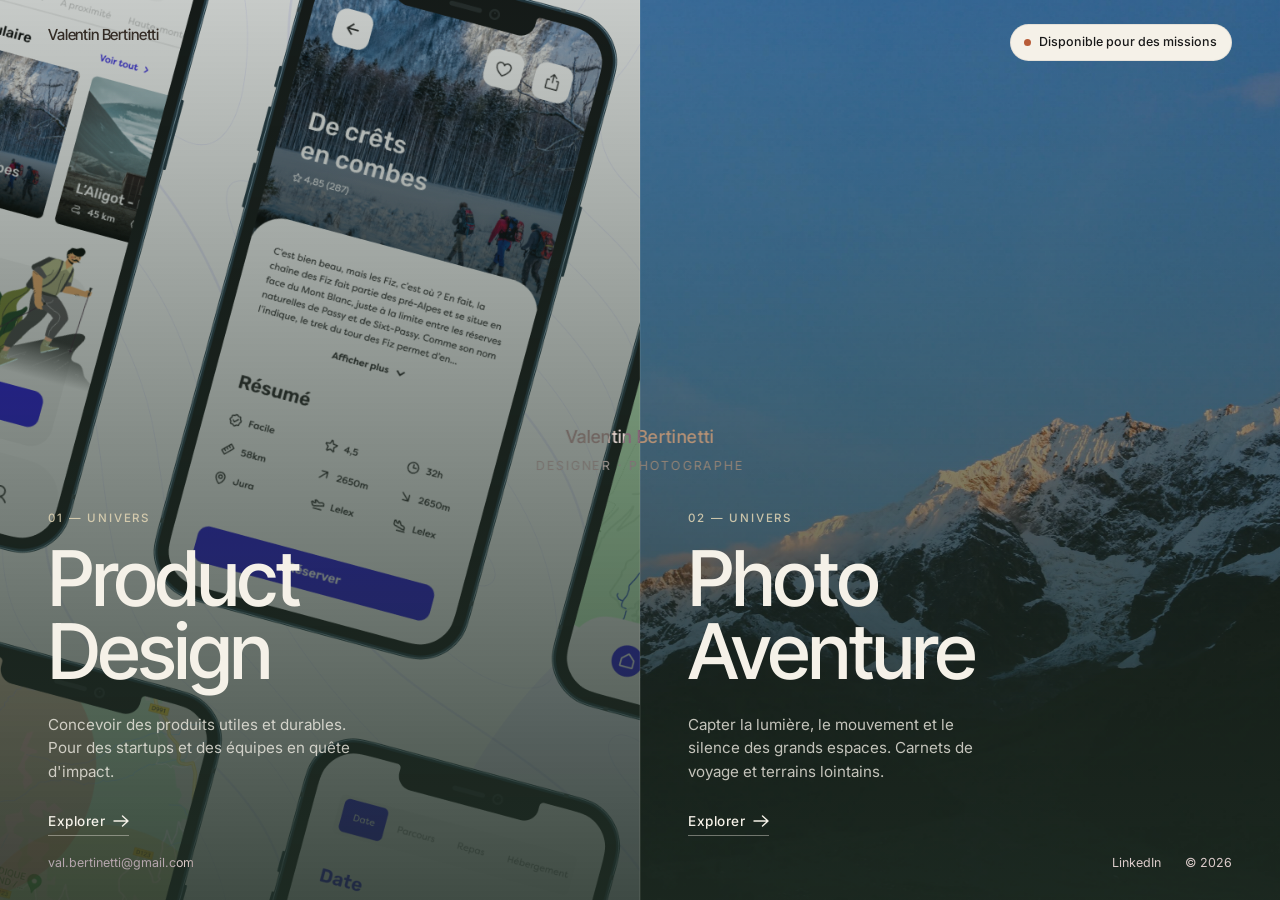
<file: index.html>
<!DOCTYPE html>
<html lang="fr">
<head>
    <meta name="robots" content="noindex">
    <meta charset="UTF-8">
    <meta name="viewport" content="width=device-width, initial-scale=1.0">
    <title>Valentin Bertinetti — Product Designer & Photographe d'aventure</title>
    <meta name="description" content="Portfolio de Valentin Bertinetti, product designer et photographe de voyage et d'aventure. Découvrez mon univers design ou photographie.">

    <link rel="preconnect" href="https://fonts.googleapis.com">
    <link rel="preconnect" href="https://fonts.gstatic.com" crossorigin>
    <link href="https://fonts.googleapis.com/css2?family=Inter+Tight:ital,wght@0,400;0,500;0,600;1,400&family=Inter:wght@400;450;500&display=swap" rel="stylesheet">

    <link rel="stylesheet" href="assets/css/styles.css">
</head>
<body class="home">

    <a href="index.html" class="home__brand">Valentin Bertinetti</a>

    <a href="#contact" class="home__status">
        <span class="home__status-dot"></span>
        <span>Disponible pour des missions</span>
    </a>

    <main class="split">
        <a href="design.html" class="split__half split__half--design" aria-label="Découvrir l'univers design">
            <div class="split__media"></div>
            <div class="split__content">
                <div class="split__eyebrow">01 — Univers</div>
                <h2 class="split__title">Product<br>Design</h2>
                <p class="split__desc">Concevoir des produits utiles et durables. Pour des startups et des équipes en quête d'impact.</p>
                <span class="split__cta">
                    Explorer
                    <svg width="16" height="12" viewBox="0 0 16 12" fill="none" xmlns="http://www.w3.org/2000/svg" aria-hidden="true">
                        <path d="M9.5 1L15 6M15 6L9.5 11M15 6H1" stroke="currentColor" stroke-width="1.4" stroke-linecap="round" stroke-linejoin="round"/>
                    </svg>
                </span>
            </div>
        </a>

        <a href="photography.html" class="split__half split__half--photo" aria-label="Découvrir l'univers photographie">
            <div class="split__media"></div>
            <div class="split__content">
                <div class="split__eyebrow">02 — Univers</div>
                <h2 class="split__title">Photo<br>Aventure</h2>
                <p class="split__desc">Capter la lumière, le mouvement et le silence des grands espaces. Carnets de voyage et terrains lointains.</p>
                <span class="split__cta">
                    Explorer
                    <svg width="16" height="12" viewBox="0 0 16 12" fill="none" xmlns="http://www.w3.org/2000/svg" aria-hidden="true">
                        <path d="M9.5 1L15 6M15 6L9.5 11M15 6H1" stroke="currentColor" stroke-width="1.4" stroke-linecap="round" stroke-linejoin="round"/>
                    </svg>
                </span>
            </div>
        </a>

        <div class="split__divider" aria-hidden="true"></div>
    </main>

    <div class="home__intro">
        <div class="home__intro-name">Valentin Bertinetti</div>
        <div class="home__intro-tagline">Designer · Photographe</div>
    </div>

    <footer class="home__footer">
        <div class="home__footer-left">
            <a href="mailto:val.bertinetti@gmail.com">val.bertinetti@gmail.com</a>
        </div>
        <div class="home__footer-right">
            <a href="https://www.linkedin.com/in/valentin-bertinetti/" target="_blank" rel="noopener noreferrer">LinkedIn</a>
            <span>© 2026</span>
        </div>
    </footer>

    <script src="assets/js/main.js" defer></script>
</body>
</html>
</file>
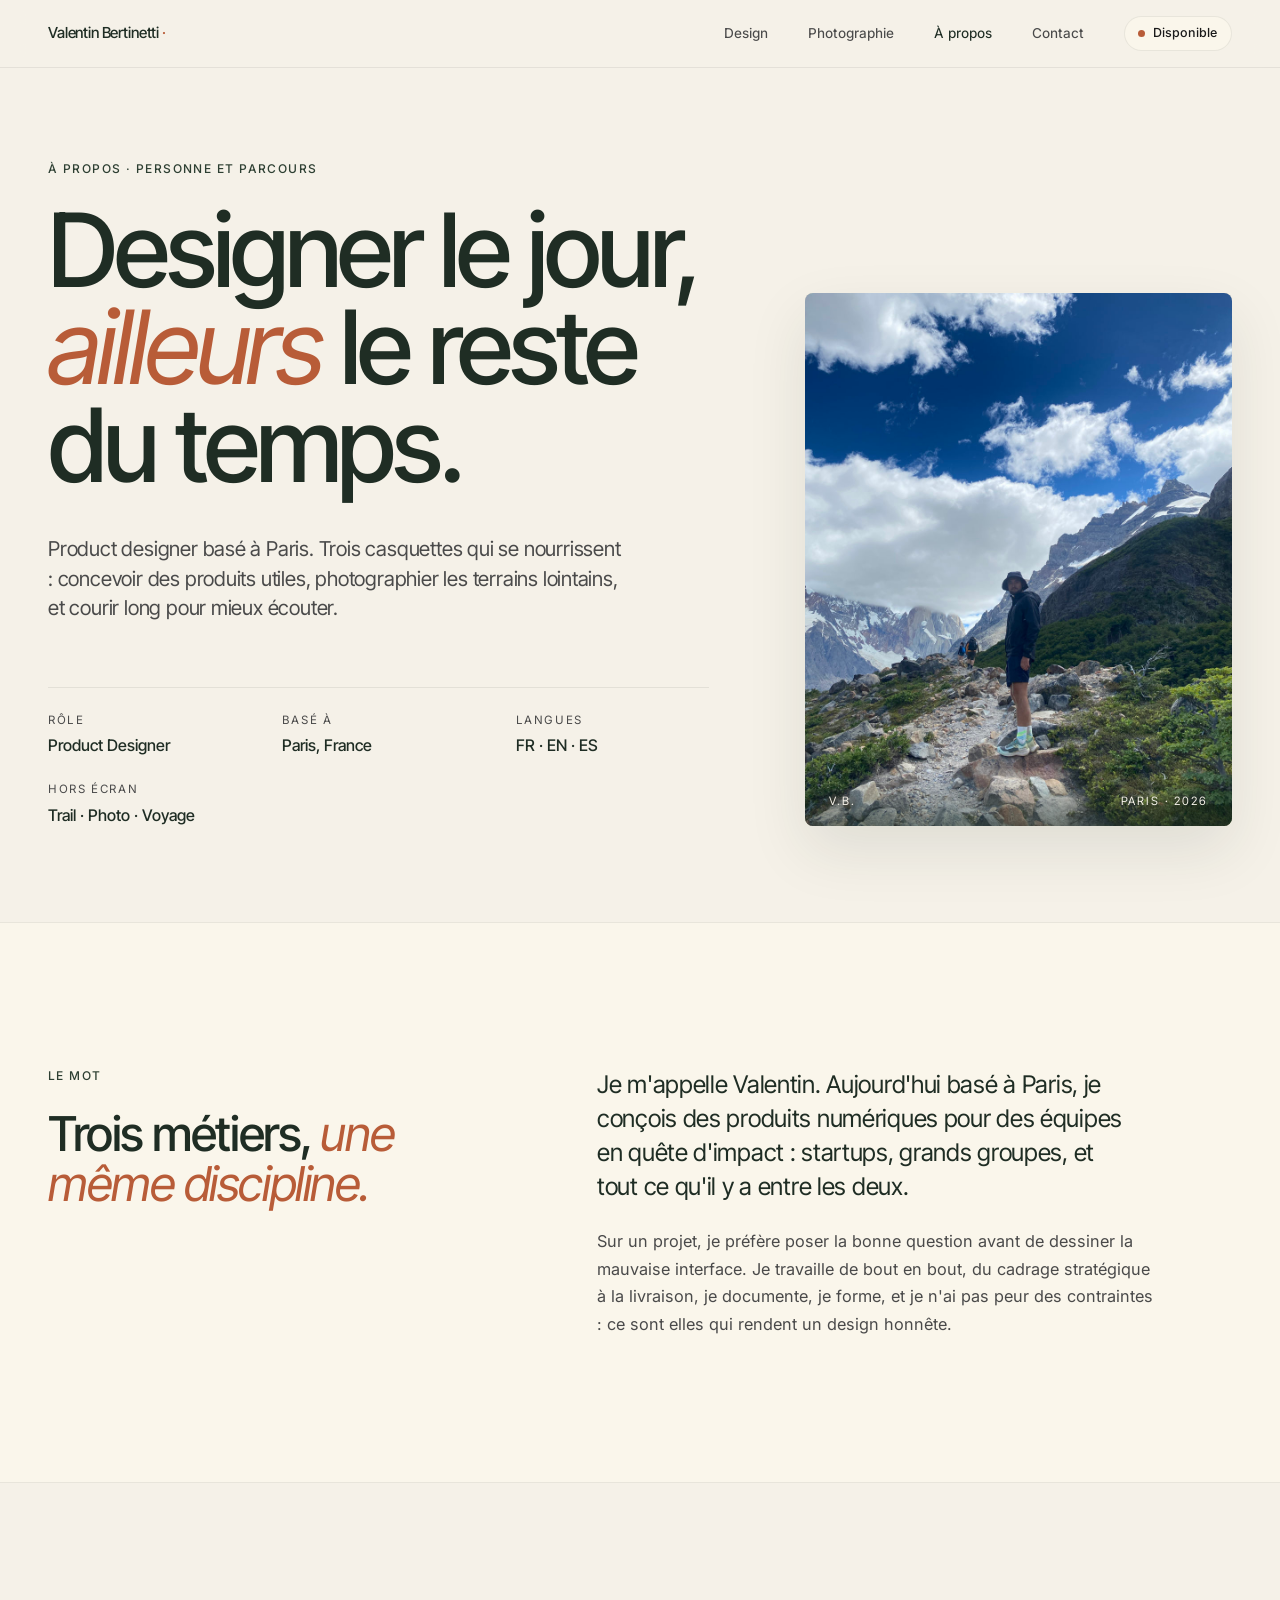
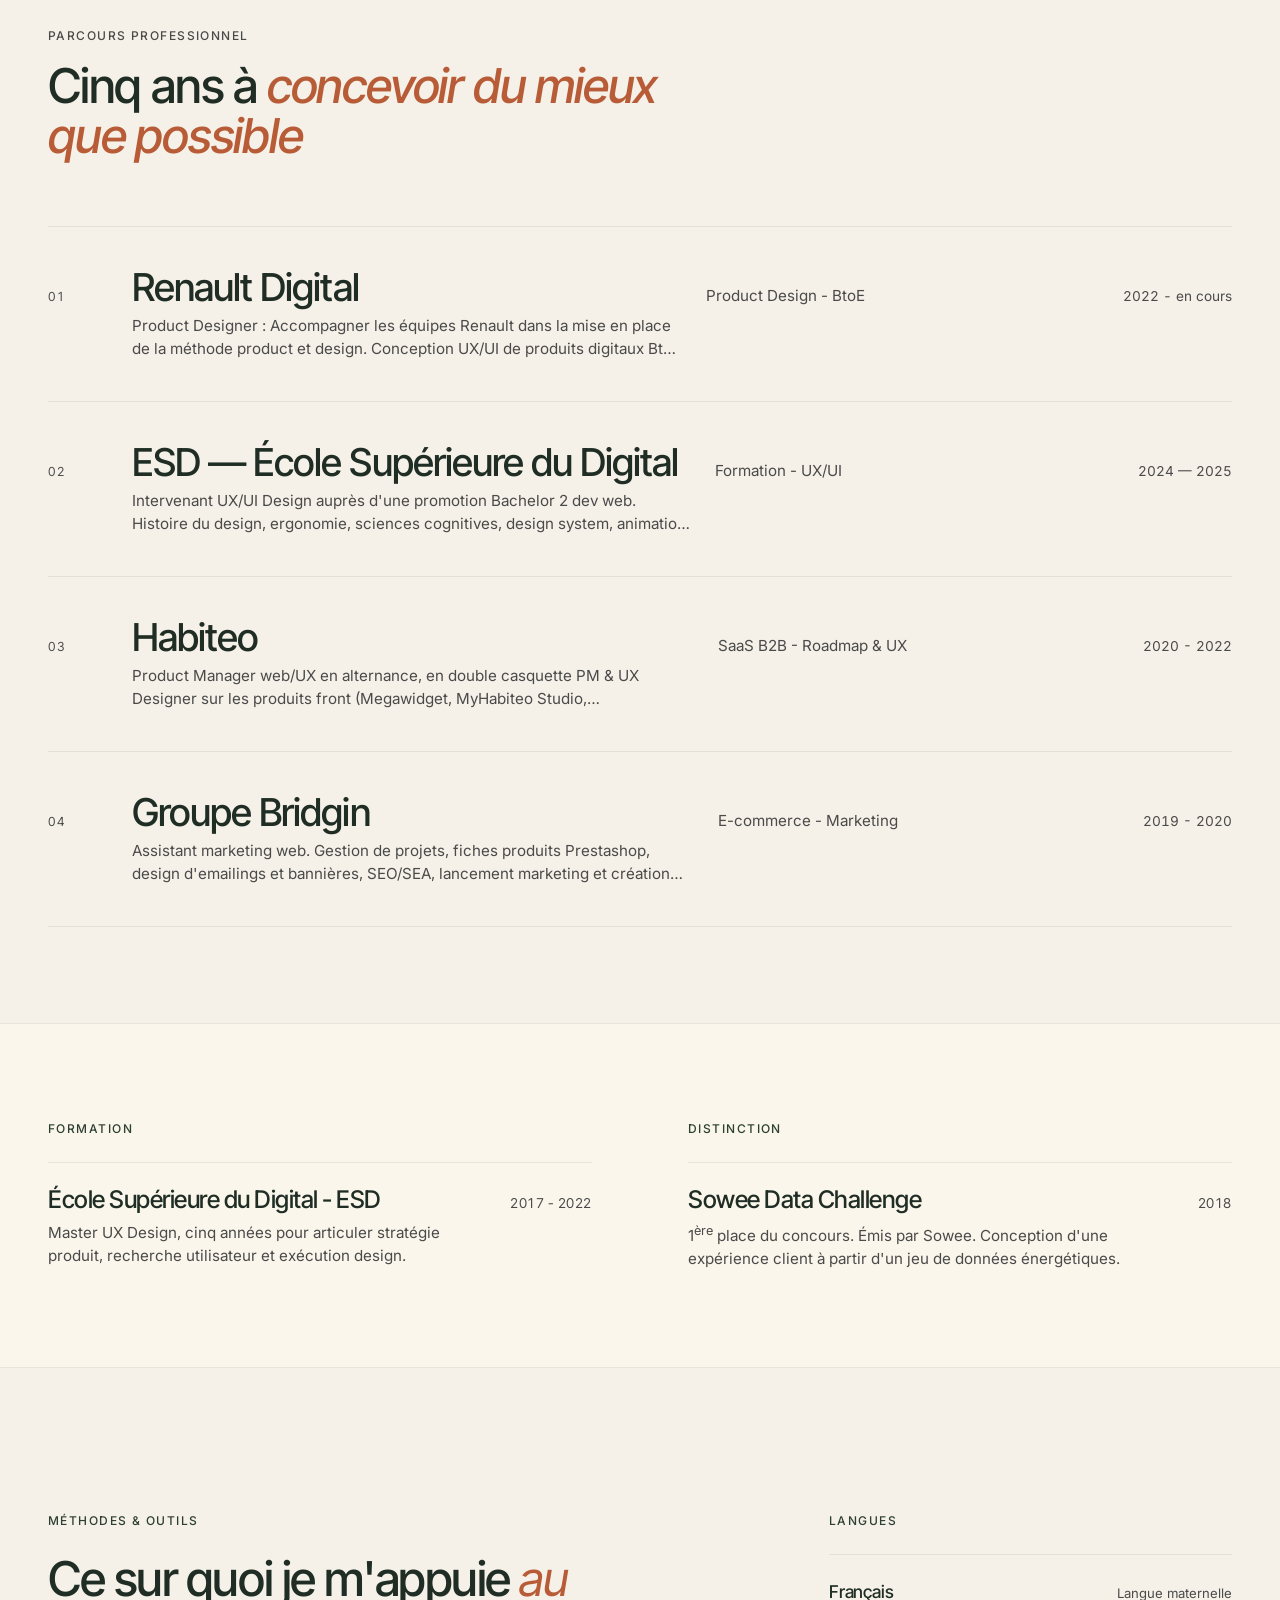
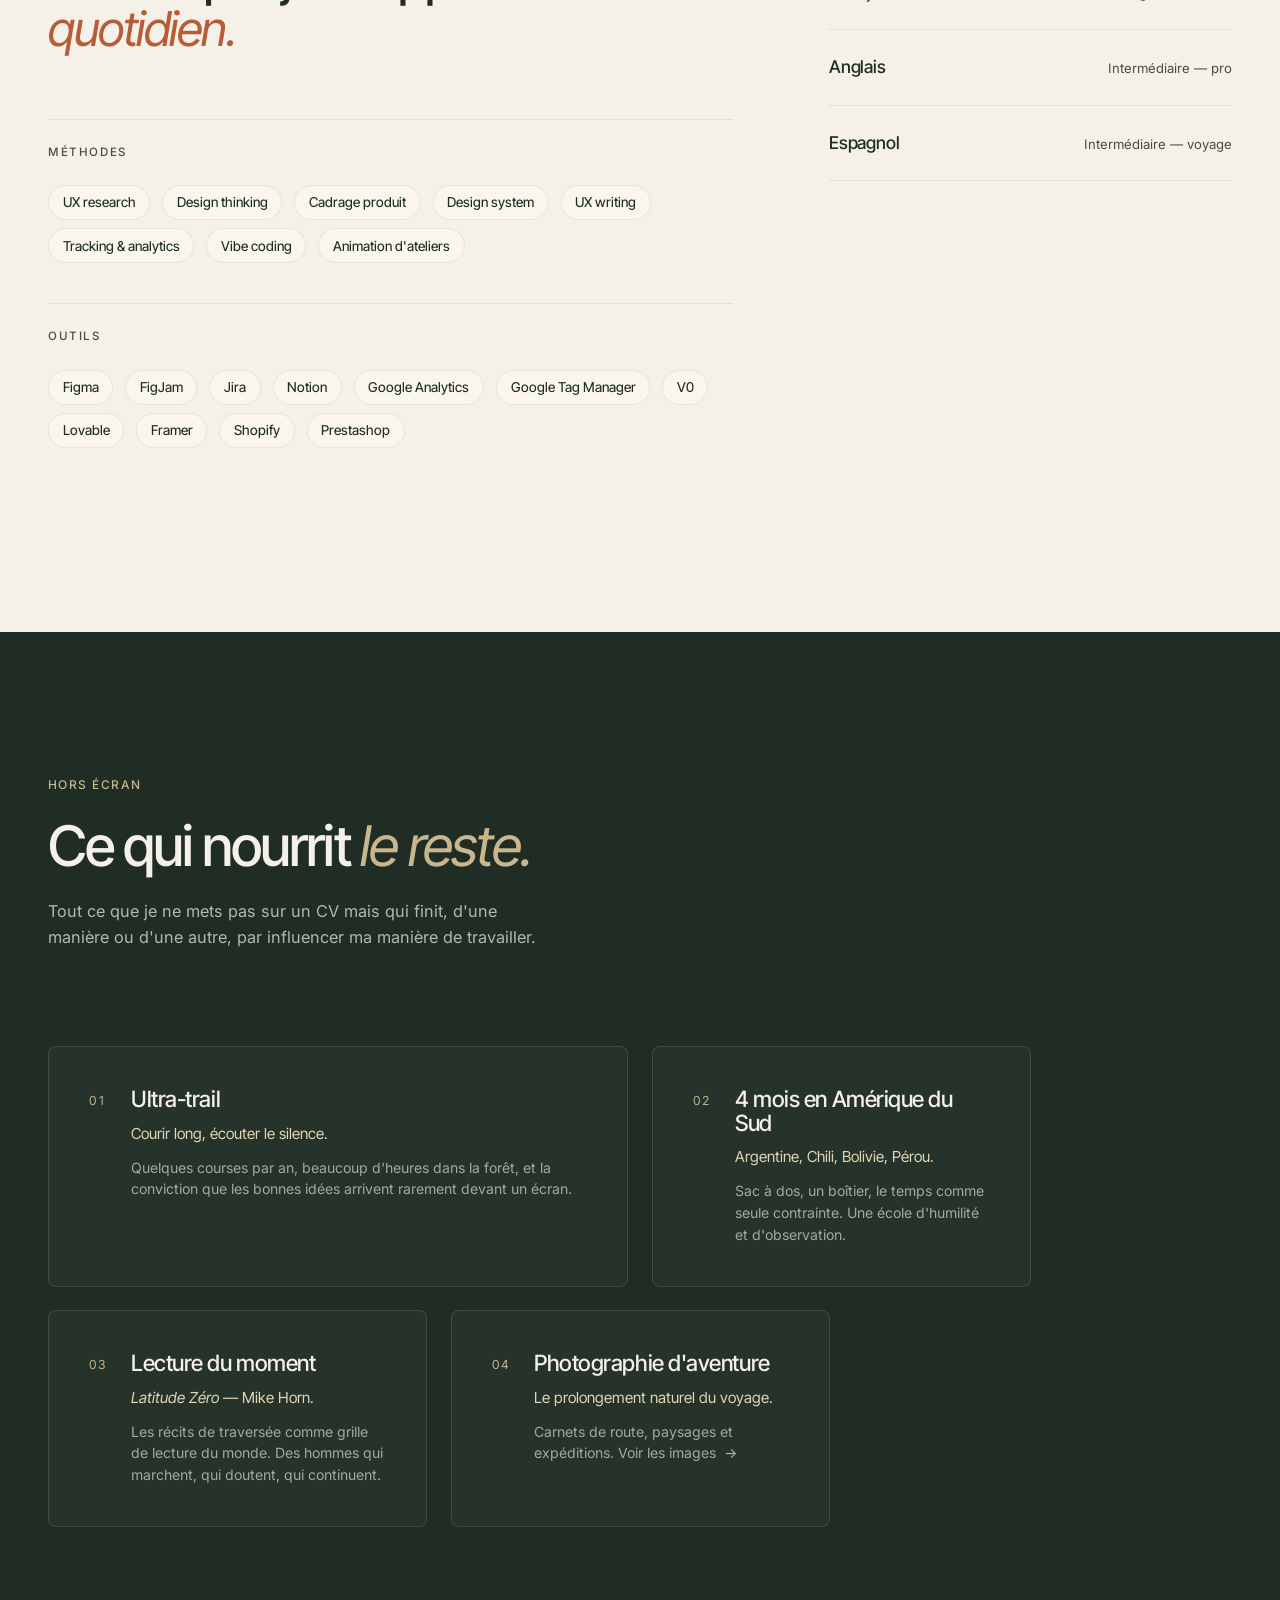
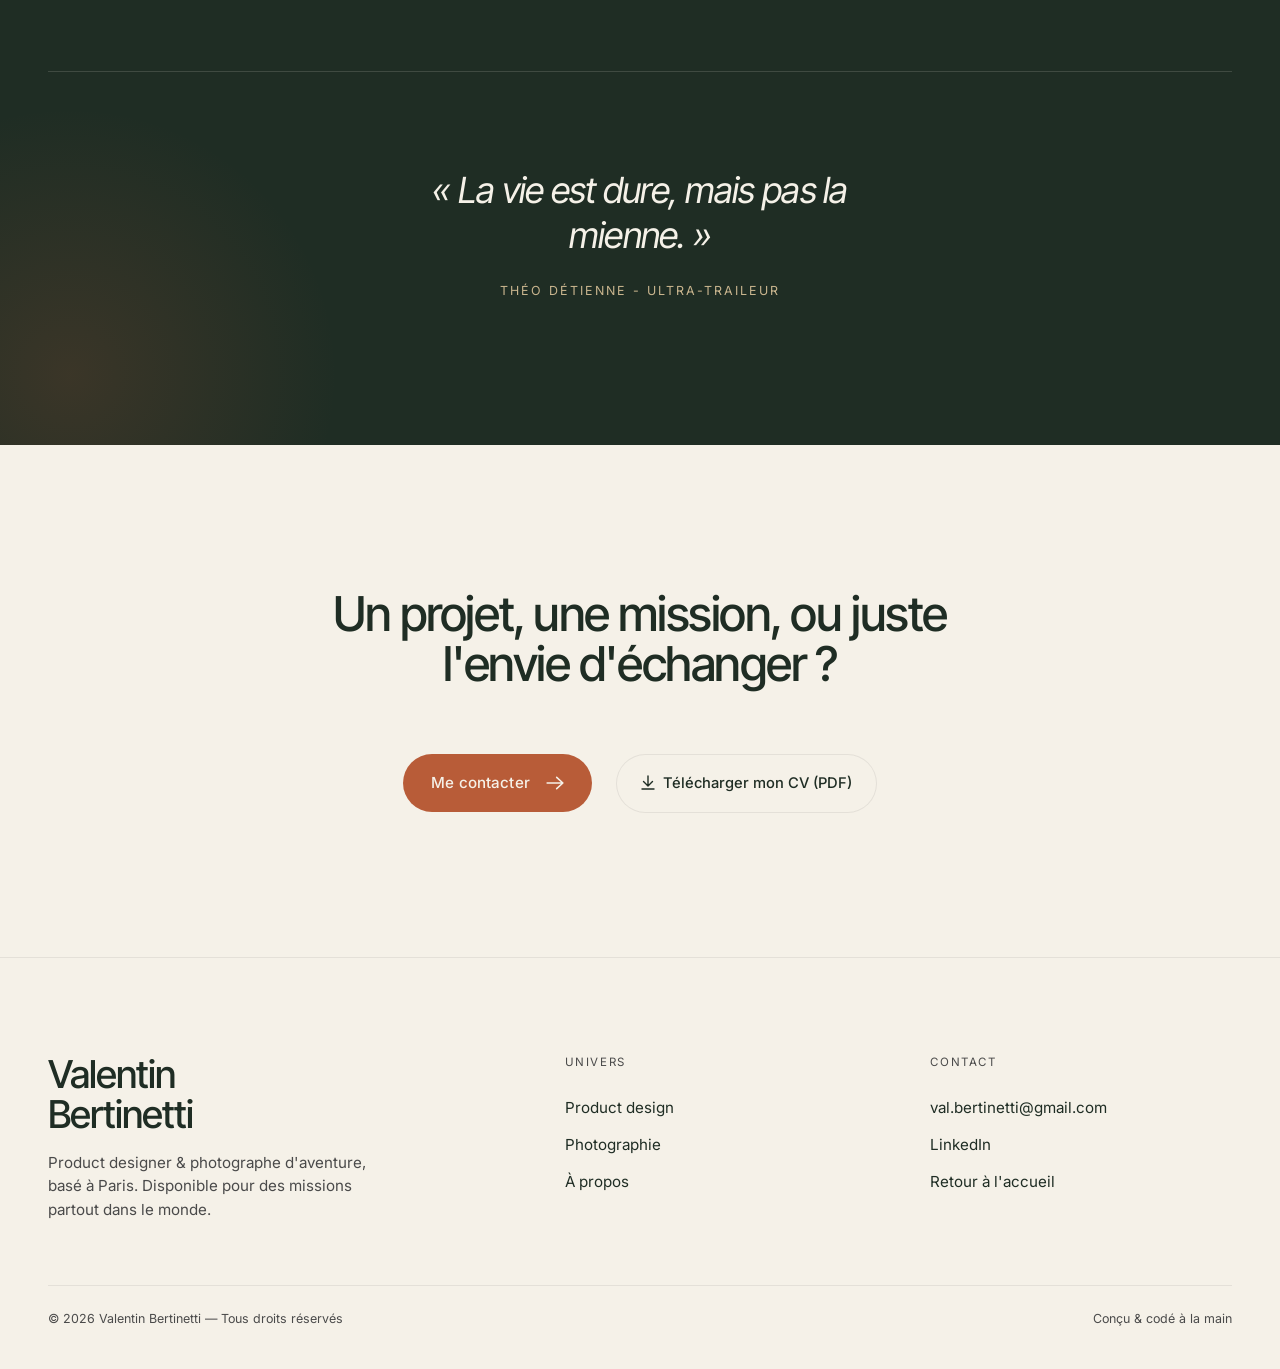
<file: a-propos.html>
<!DOCTYPE html>
<html lang="fr">
<head>
    <meta name="robots" content="noindex">
    <meta charset="UTF-8">
    <meta name="viewport" content="width=device-width, initial-scale=1.0">
    <title>Valentin Bertinetti — À propos</title>
    <meta name="description" content="Product designer, photographe d'aventure et ultra-traileur. Parcours, valeurs et hors-écran de Valentin Bertinetti.">

    <link rel="preconnect" href="https://fonts.googleapis.com">
    <link rel="preconnect" href="https://fonts.gstatic.com" crossorigin>
    <link href="https://fonts.googleapis.com/css2?family=Inter+Tight:ital,wght@0,400;0,500;0,600;1,400&family=Inter:wght@400;450;500&display=swap" rel="stylesheet">

    <link rel="stylesheet" href="assets/css/styles.css">
</head>
<body class="page">

    <header class="site-header">
        <div class="site-header__inner">
            <a href="index.html" class="site-header__brand">
                Valentin Bertinetti<span class="site-header__brand-mark"> ·</span>
            </a>
            <nav class="site-header__nav" aria-label="Navigation principale">
                <a href="design.html" class="site-header__link site-header__link--secondary">Design</a>
                <a href="photography.html" class="site-header__link site-header__link--secondary">Photographie</a>
                <a href="a-propos.html" class="site-header__link is-active">À propos</a>
                <a href="#contact" class="site-header__link site-header__link--secondary">Contact</a>
                <a href="#contact" class="site-header__status">
                    <span class="site-header__status-dot"></span>
                    <span>Disponible</span>
                </a>
                <button class="site-header__burger" aria-label="Ouvrir le menu" aria-expanded="false" aria-controls="site-nav-overlay" type="button">
                    <span class="site-header__burger-line"></span>
                    <span class="site-header__burger-line"></span>
                </button>
            </nav>
        </div>

    </header>

    <!-- Overlay menu mobile -->
    <div class="site-header__overlay" id="site-nav-overlay" aria-hidden="true">
        <nav class="site-header__overlay-nav" aria-label="Menu mobile">
            <ul class="site-header__overlay-list">
                <li><a href="design.html" class="site-header__overlay-link "><span class="site-header__overlay-list-num">01</span>Design</a></li>
                <li><a href="photography.html" class="site-header__overlay-link "><span class="site-header__overlay-list-num">02</span>Photographie</a></li>
                <li><a href="a-propos.html" class="site-header__overlay-link is-active"><span class="site-header__overlay-list-num">03</span>À propos</a></li>
                <li><a href="#contact" class="site-header__overlay-link"><span class="site-header__overlay-list-num">04</span>Contact</a></li>
            </ul>
        </nav>
        <div class="site-header__overlay-footer">
            <a href="mailto:val.bertinetti@gmail.com">val.bertinetti@gmail.com</a>
            <a href="https://www.linkedin.com/in/valentin-bertinetti/" target="_blank" rel="noopener noreferrer">LinkedIn</a>
        </div>
    </div>

    <main>

        <!-- Hero -->
        <section class="about-hero">
            <div class="about-hero__inner">

                <div class="about-hero__text">
                    <div class="about-hero__eyebrow eyebrow reveal">À propos · Personne et parcours</div>
                    <h1 class="about-hero__title reveal reveal-delay-1">
                        Designer le jour,<br>
                        <em>ailleurs</em> le reste du temps.
                    </h1>
                    <p class="about-hero__lead reveal reveal-delay-2">
                        Product designer basé à Paris. Trois casquettes qui se nourrissent : concevoir des produits utiles, photographier les terrains lointains, et courir long pour mieux écouter.
                    </p>

                    <div class="about-hero__meta reveal reveal-delay-3">
                        <div class="about-hero__meta-item">
                            <span class="about-hero__meta-label">Rôle</span>
                            <span class="about-hero__meta-value">Product Designer</span>
                        </div>
                        <div class="about-hero__meta-item">
                            <span class="about-hero__meta-label">Basé à</span>
                            <span class="about-hero__meta-value">Paris, France</span>
                        </div>
                        <div class="about-hero__meta-item">
                            <span class="about-hero__meta-label">Langues</span>
                            <span class="about-hero__meta-value">FR · EN · ES</span>
                        </div>
                        <div class="about-hero__meta-item">
                            <span class="about-hero__meta-label">Hors écran</span>
                            <span class="about-hero__meta-value">Trail · Photo · Voyage</span>
                        </div>
                    </div>
                </div>

                <div class="about-hero__portrait reveal reveal-delay-2">
                    <img src="assets/images/profilphoto.jpg" alt="Portrait de Valentin Bertinetti" loading="eager" />
                    <div class="about-hero__portrait-caption" aria-hidden="true">
                        <span>V.B.</span>
                        <span>Paris · 2026</span>
                    </div>
                </div>

            </div>
        </section>

        <!-- Le mot — narratif -->
        <section class="about-word">
            <div class="about-word__inner">
                <div class="about-word__col-aside reveal">
                    <div class="eyebrow about-word__eyebrow">Le mot</div>
                    <h2 class="about-word__title">
                        Trois métiers, <em>une même discipline.</em>
                    </h2>
                </div>

                <div class="about-word__col-main">
                    <p class="about-word__lead reveal">
                        Je m'appelle Valentin. Aujourd'hui basé à Paris, je conçois des produits numériques pour des équipes en quête d'impact : startups, grands groupes, et tout ce qu'il y a entre les deux.
                    </p>
                    <p class="about-word__body reveal">
                        Sur un projet, je préfère poser la bonne question avant de dessiner la mauvaise interface. Je travaille de bout en bout, du cadrage stratégique à la livraison, je documente, je forme, et je n'ai pas peur des contraintes : ce sont elles qui rendent un design honnête.
                    </p>
                </div>
            </div>
        </section>

        <!-- Parcours — index éditorial -->
        <section class="about-cv" id="parcours">
            <header class="palt-header reveal">
                <span class="eyebrow">Parcours professionnel</span>
                <h2 class="palt-header__title">Cinq ans à <em>concevoir du mieux que possible</em></h2>
            </header>

            <ul class="pindex__list">

                <li class="pindex__item reveal">
                    <div class="pindex__link pindex__link--static">
                        <span class="pindex__num">01</span>
                        <div class="pindex__main">
                            <span class="pindex__title">Renault Digital</span>
                            <p class="pindex__desc">Product Designer : Accompagner les équipes Renault dans la mise en place de la méthode product et design. Conception UX/UI de produits digitaux BtoE : arborescence, parcours, contenu, UI, vibe coding et acculturation design des équipes projet.</p>
                        </div>
                        <span class="pindex__cat">Product Design - BtoE</span>
                        <span class="pindex__year">2022 - en cours</span>
                    </div>
                </li>

                <li class="pindex__item reveal">
                    <div class="pindex__link pindex__link--static">
                        <span class="pindex__num">02</span>
                        <div class="pindex__main">
                            <span class="pindex__title">ESD — École Supérieure du Digital</span>
                            <p class="pindex__desc">Intervenant UX/UI Design auprès d'une promotion Bachelor 2 dev web. Histoire du design, ergonomie, sciences cognitives, design system, animation d'un projet de design, d'un cours d'UI étendu à un programme UX/UI complet.</p>
                        </div>
                        <span class="pindex__cat">Formation - UX/UI</span>
                        <span class="pindex__year">2024 — 2025</span>
                    </div>
                </li>

                <li class="pindex__item reveal">
                    <div class="pindex__link pindex__link--static">
                        <span class="pindex__num">03</span>
                        <div class="pindex__main">
                            <span class="pindex__title">Habiteo</span>
                            <p class="pindex__desc">Product Manager web/UX en alternance, en double casquette PM &amp; UX Designer sur les produits front (Megawidget, MyHabiteo Studio, Configurateur). Recherche utilisateur, prototypage, backlog, spécifications, tracking GTM, formation des équipes.</p>
                        </div>
                        <span class="pindex__cat">SaaS B2B - Roadmap &amp; UX</span>
                        <span class="pindex__year">2020 - 2022</span>
                    </div>
                </li>

                <li class="pindex__item reveal">
                    <div class="pindex__link pindex__link--static">
                        <span class="pindex__num">04</span>
                        <div class="pindex__main">
                            <span class="pindex__title">Groupe Bridgin</span>
                            <p class="pindex__desc">Assistant marketing web. Gestion de projets, fiches produits Prestashop, design d'emailings et bannières, SEO/SEA, lancement marketing et création vidéo motion design. Premiers réflexes produit en environnement e-commerce.</p>
                        </div>
                        <span class="pindex__cat">E-commerce - Marketing</span>
                        <span class="pindex__year">2019 - 2020</span>
                    </div>
                </li>

            </ul>
        </section>

        <!-- Formation & distinction -->
        <section class="about-edu" id="formation">
            <div class="about-edu__inner">

                <div class="about-edu__block reveal">
                    <div class="eyebrow about-edu__eyebrow">Formation</div>
                    <div class="about-edu__row">
                        <div class="about-edu__main">
                            <h3 class="about-edu__title">École Supérieure du Digital - ESD</h3>
                            <p class="about-edu__desc">Master UX Design, cinq années pour articuler stratégie produit, recherche utilisateur et exécution design.</p>
                        </div>
                        <span class="about-edu__year">2017 - 2022</span>
                    </div>
                </div>

                <div class="about-edu__block reveal">
                    <div class="eyebrow about-edu__eyebrow">Distinction</div>
                    <div class="about-edu__row">
                        <div class="about-edu__main">
                            <h3 class="about-edu__title">Sowee Data Challenge</h3>
                            <p class="about-edu__desc">1<sup>ère</sup> place du concours. Émis par Sowee. Conception d'une expérience client à partir d'un jeu de données énergétiques.</p>
                        </div>
                        <span class="about-edu__year">2018</span>
                    </div>
                </div>

            </div>
        </section>

        <!-- Compétences & langues -->
        <section class="about-skills">
            <div class="about-skills__inner">

                <div class="about-skills__col reveal">
                    <div class="eyebrow about-skills__eyebrow">Méthodes &amp; outils</div>
                    <h2 class="about-skills__title">Ce sur quoi je m'appuie <em>au quotidien.</em></h2>

                    <div class="about-skills__group">
                        <span class="about-skills__group-label">Méthodes</span>
                        <ul class="about-skills__chips">
                            <li>UX research</li>
                            <li>Design thinking</li>
                            <li>Cadrage produit</li>
                            <li>Design system</li>
                            <li>UX writing</li>
                            <li>Tracking &amp; analytics</li>
                            <li>Vibe coding</li>
                            <li>Animation d'ateliers</li>
                        </ul>
                    </div>

                    <div class="about-skills__group">
                        <span class="about-skills__group-label">Outils</span>
                        <ul class="about-skills__chips">
                            <li>Figma</li>
                            <li>FigJam</li>
                            <li>Jira</li>
                            <li>Notion</li>
                            <li>Google Analytics</li>
                            <li>Google Tag Manager</li>
                            <li>V0</li>
                            <li>Lovable</li>
                            <li>Framer</li>
                            <li>Shopify</li>
                            <li>Prestashop</li>
                        </ul>
                    </div>
                </div>

                <div class="about-skills__col about-skills__col--aside reveal">
                    <div class="eyebrow about-skills__eyebrow">Langues</div>
                    <ul class="about-langs">
                        <li class="about-langs__item">
                            <span class="about-langs__name">Français</span>
                            <span class="about-langs__level">Langue maternelle</span>
                        </li>
                        <li class="about-langs__item">
                            <span class="about-langs__name">Anglais</span>
                            <span class="about-langs__level">Intermédiaire — pro</span>
                        </li>
                        <li class="about-langs__item">
                            <span class="about-langs__name">Espagnol</span>
                            <span class="about-langs__level">Intermédiaire — voyage</span>
                        </li>
                    </ul>
                </div>

            </div>
        </section>

        <!-- Hors écran -->
        <section class="about-offscreen" id="hors-ecran">
            <div class="about-offscreen__inner">

                <header class="about-offscreen__header reveal">
                    <div class="eyebrow about-offscreen__eyebrow">Hors écran</div>
                    <h2 class="about-offscreen__title">Ce qui nourrit <em>le reste.</em></h2>
                    <p class="about-offscreen__intro">
                        Tout ce que je ne mets pas sur un CV mais qui finit, d'une manière ou d'une autre, par influencer ma manière de travailler.
                    </p>
                </header>

                <ul class="about-offscreen__list">

                    <li class="about-card about-card--lg reveal">
                        <span class="about-card__num">01</span>
                        <div class="about-card__body">
                            <h3 class="about-card__name">Ultra-trail</h3>
                            <p class="about-card__lead">Courir long, écouter le silence.</p>
                            <p class="about-card__desc">Quelques courses par an, beaucoup d'heures dans la forêt, et la conviction que les bonnes idées arrivent rarement devant un écran.</p>
                        </div>
                    </li>

                    <li class="about-card reveal">
                        <span class="about-card__num">02</span>
                        <div class="about-card__body">
                            <h3 class="about-card__name">4 mois en Amérique du Sud</h3>
                            <p class="about-card__lead">Argentine, Chili, Bolivie, Pérou.</p>
                            <p class="about-card__desc">Sac à dos, un boîtier, le temps comme seule contrainte. Une école d'humilité et d'observation.</p>
                        </div>
                    </li>

                    <li class="about-card reveal">
                        <span class="about-card__num">03</span>
                        <div class="about-card__body">
                            <h3 class="about-card__name">Lecture du moment</h3>
                            <p class="about-card__lead"><em>Latitude Zéro</em> — Mike Horn.</p>
                            <p class="about-card__desc">Les récits de traversée comme grille de lecture du monde. Des hommes qui marchent, qui doutent, qui continuent.</p>
                        </div>
                    </li>

                    <li class="about-card about-card--link reveal">
                        <a href="photography.html" class="about-card__link">
                            <span class="about-card__num">04</span>
                            <div class="about-card__body">
                                <h3 class="about-card__name">Photographie d'aventure</h3>
                                <p class="about-card__lead">Le prolongement naturel du voyage.</p>
                                <p class="about-card__desc">Carnets de route, paysages et expéditions. Voir les images <span class="about-card__arrow">→</span></p>
                            </div>
                        </a>
                    </li>

                </ul>

                <figure class="about-quote reveal">
                    <blockquote class="about-quote__text">
                        « La vie est dure, mais pas la mienne. »
                    </blockquote>
                    <figcaption class="about-quote__cite">
                        Théo Détienne - ultra-traileur
                    </figcaption>
                </figure>

            </div>
        </section>

        <!-- CTA final -->
        <section class="about-contact" id="contact">
            <div class="about-contact__inner reveal">
                <p class="about-contact__text">
                    Un projet, une mission, ou juste l'envie d'échanger ?
                </p>
                <div class="about-contact__actions">
                    <a href="mailto:val.bertinetti@gmail.com" class="cta-button">
                        Me contacter
                        <svg class="cta-button__arrow" width="18" height="14" viewBox="0 0 16 12" fill="none" xmlns="http://www.w3.org/2000/svg" aria-hidden="true">
                            <path d="M9.5 1L15 6M15 6L9.5 11M15 6H1" stroke="currentColor" stroke-width="1.4" stroke-linecap="round" stroke-linejoin="round"/>
                        </svg>
                    </a>
                    <a href="assets/cv/cv-valentin-bertinetti.pdf" class="about-contact__secondary" download>
                        <svg width="14" height="16" viewBox="0 0 14 16" fill="none" xmlns="http://www.w3.org/2000/svg" aria-hidden="true">
                            <path d="M7 1V11M7 11L2.5 6.5M7 11L11.5 6.5M1 14H13" stroke="currentColor" stroke-width="1.4" stroke-linecap="round" stroke-linejoin="round"/>
                        </svg>
                        Télécharger mon CV (PDF)
                    </a>
                </div>
            </div>
        </section>

    </main>

    <footer class="site-footer">
        <div class="site-footer__inner">
            <div>
                <div class="site-footer__brand-name">Valentin<br>Bertinetti</div>
                <p class="site-footer__tagline">Product designer & photographe d'aventure, basé à Paris. Disponible pour des missions partout dans le monde.</p>
            </div>
            <div>
                <div class="site-footer__col-title">Univers</div>
                <ul class="site-footer__list">
                    <li><a href="design.html">Product design</a></li>
                    <li><a href="photography.html">Photographie</a></li>
                    <li><a href="a-propos.html">À propos</a></li>
                </ul>
            </div>
            <div>
                <div class="site-footer__col-title">Contact</div>
                <ul class="site-footer__list">
                    <li><a href="mailto:val.bertinetti@gmail.com">val.bertinetti@gmail.com</a></li>
                    <li><a href="https://www.linkedin.com/in/valentin-bertinetti/" target="_blank" rel="noopener noreferrer">LinkedIn</a></li>
                    <li><a href="index.html">Retour à l'accueil</a></li>
                </ul>
            </div>
        </div>
        <div class="site-footer__bottom">
            <span>© 2026 Valentin Bertinetti — Tous droits réservés</span>
            <span>Conçu &amp; codé à la main</span>
        </div>
    </footer>

    <script src="assets/js/main.js" defer></script>
</body>
</html>
</file>
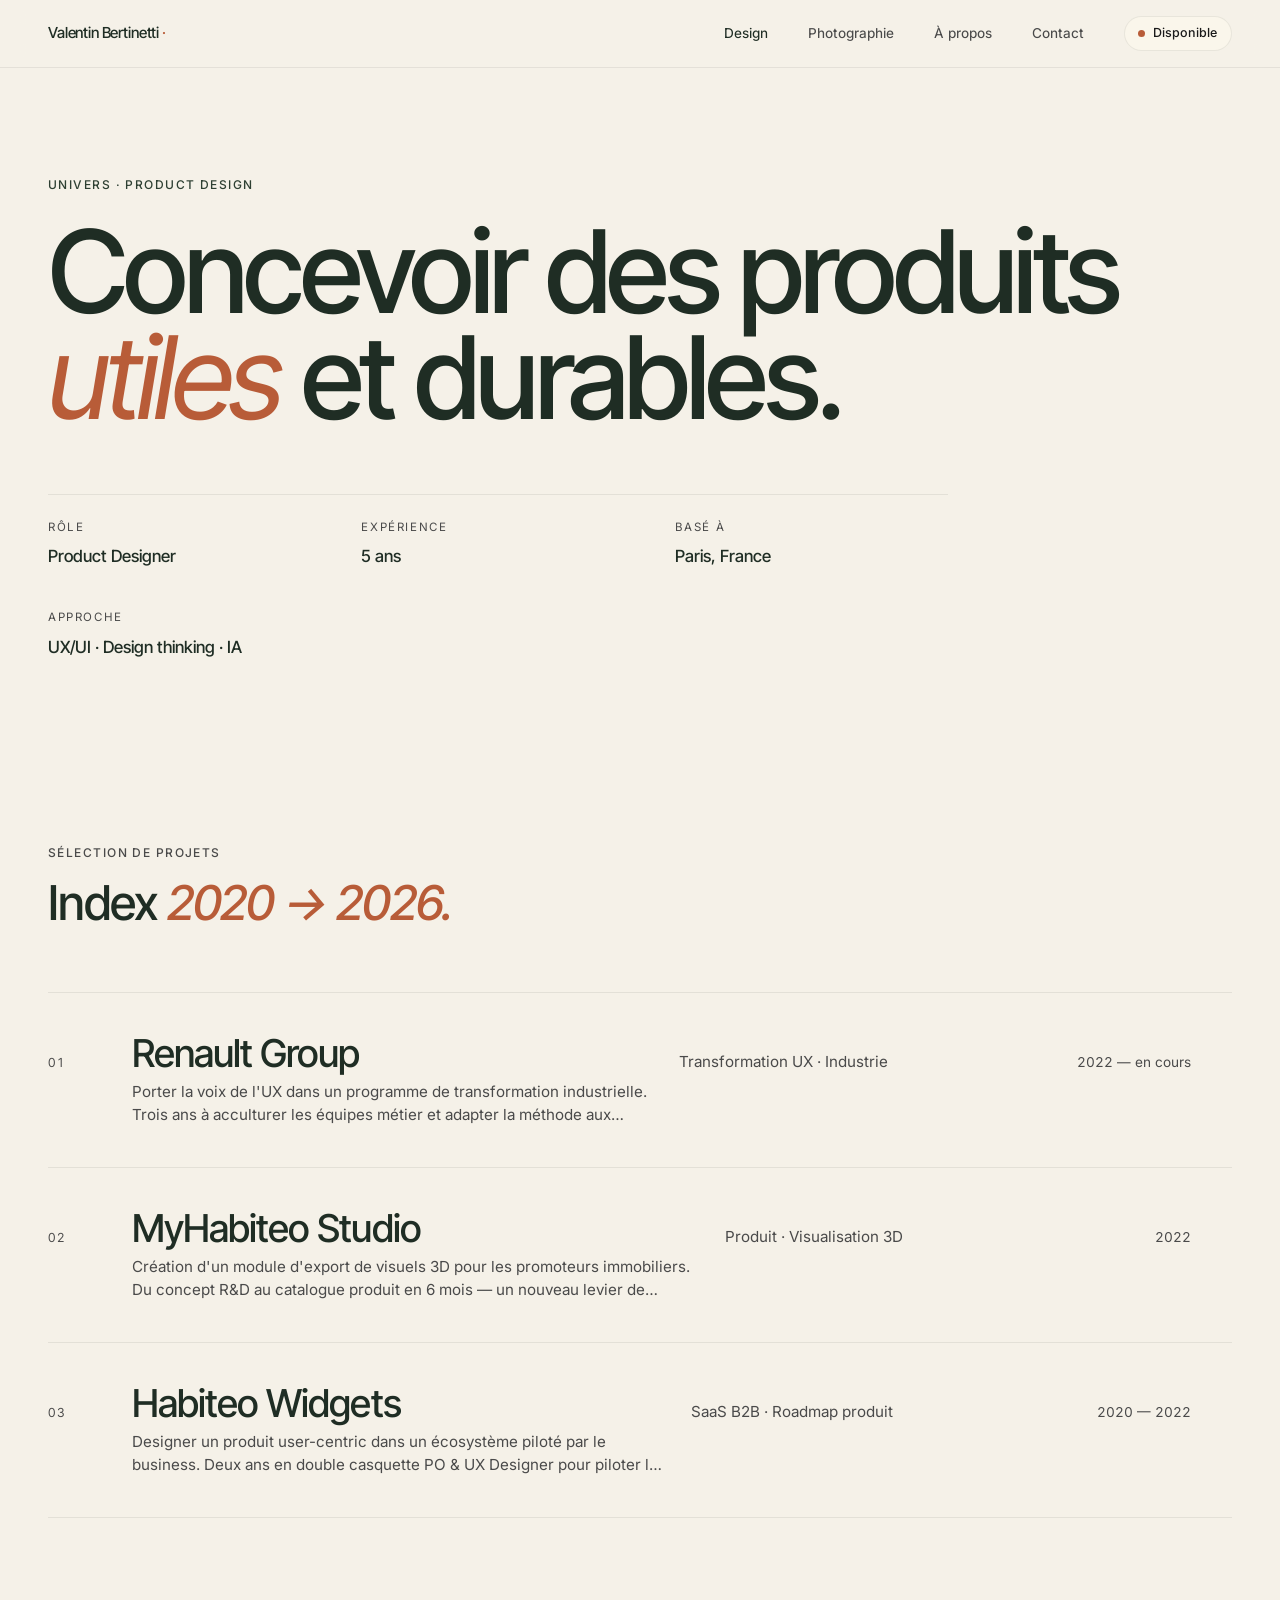
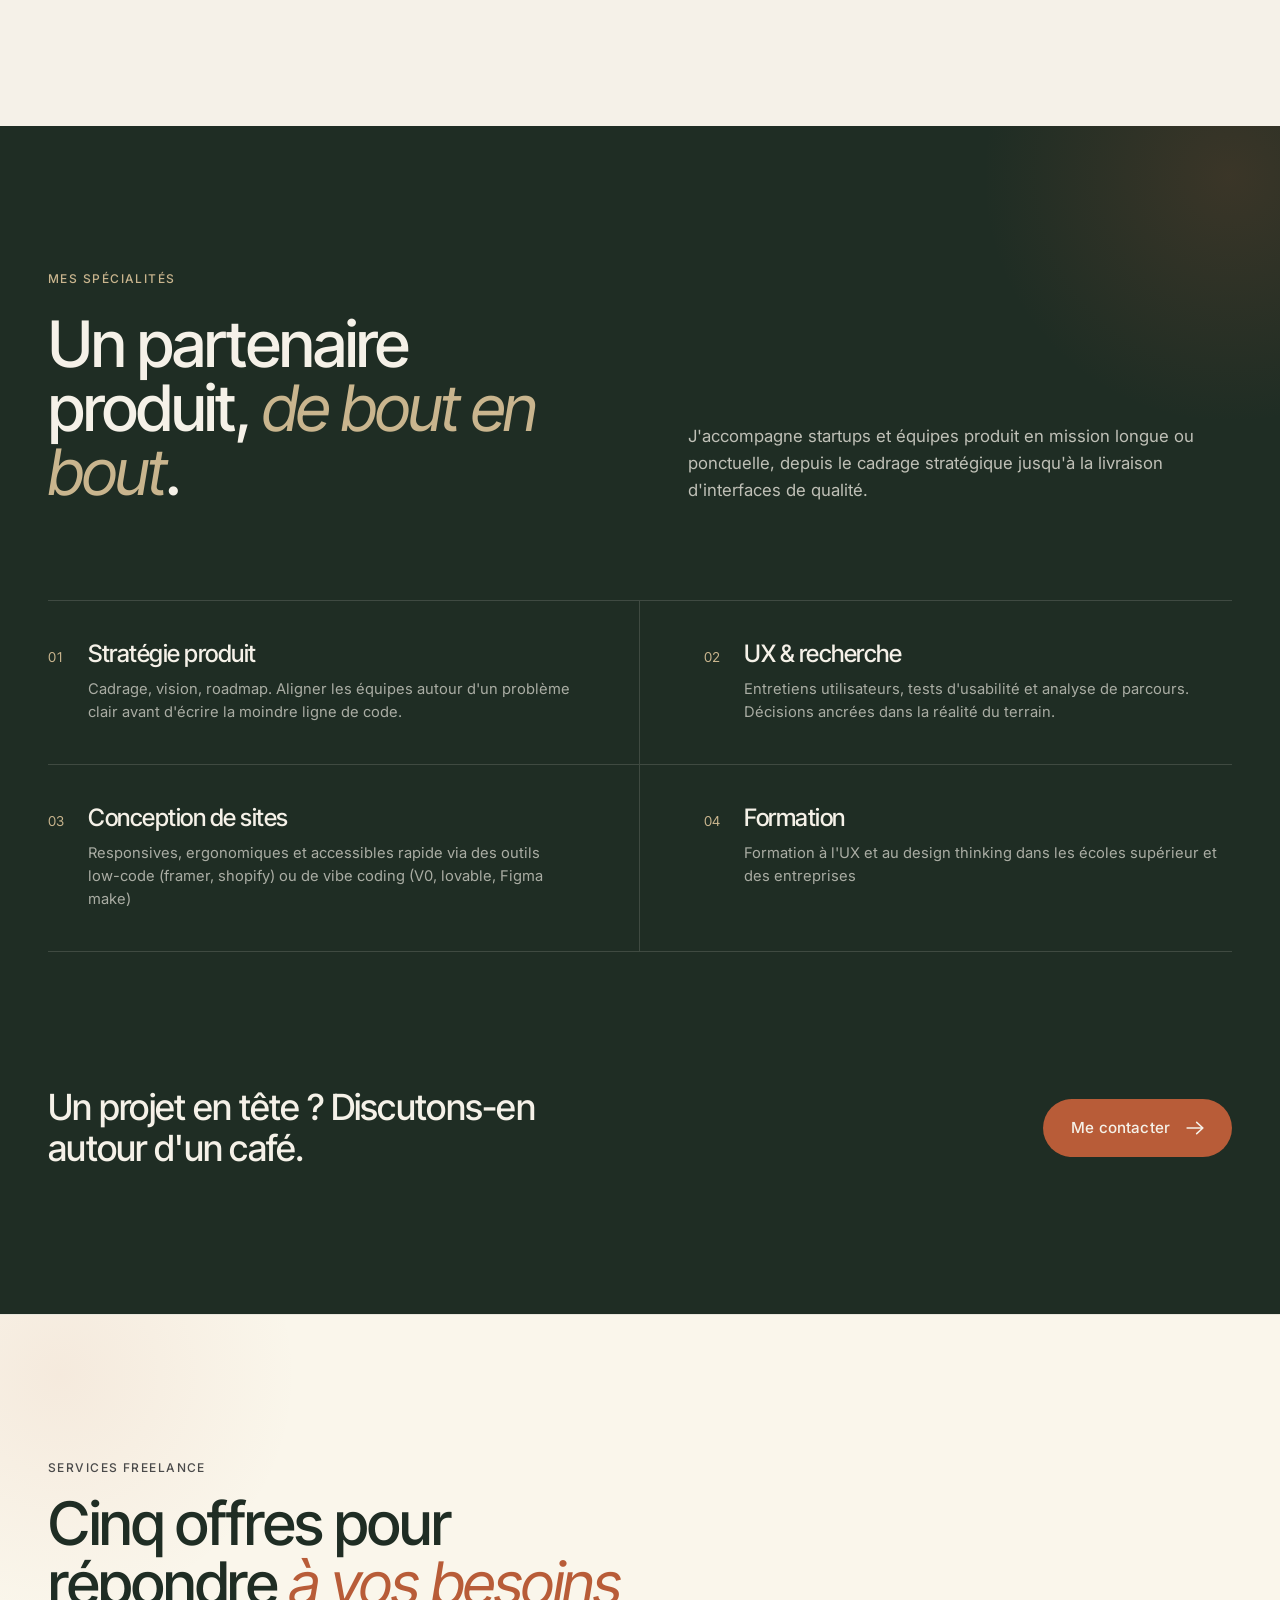
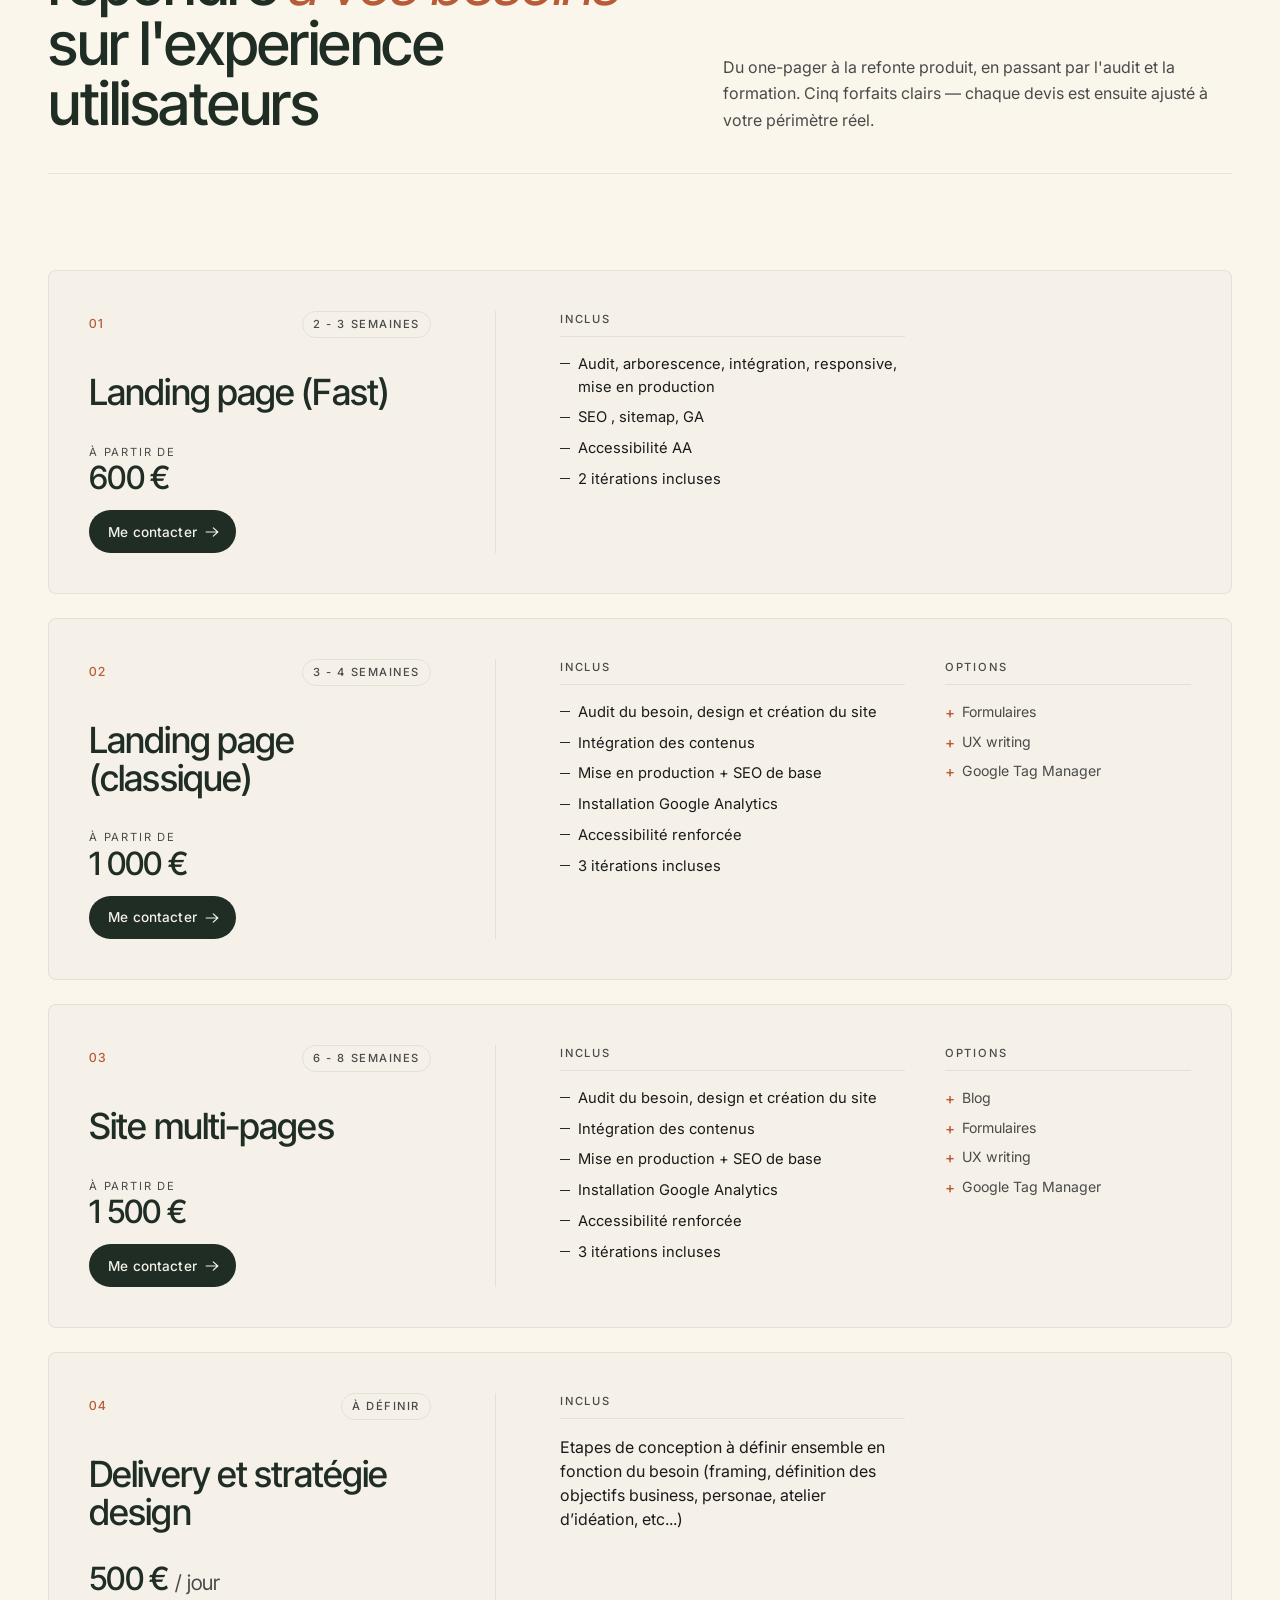
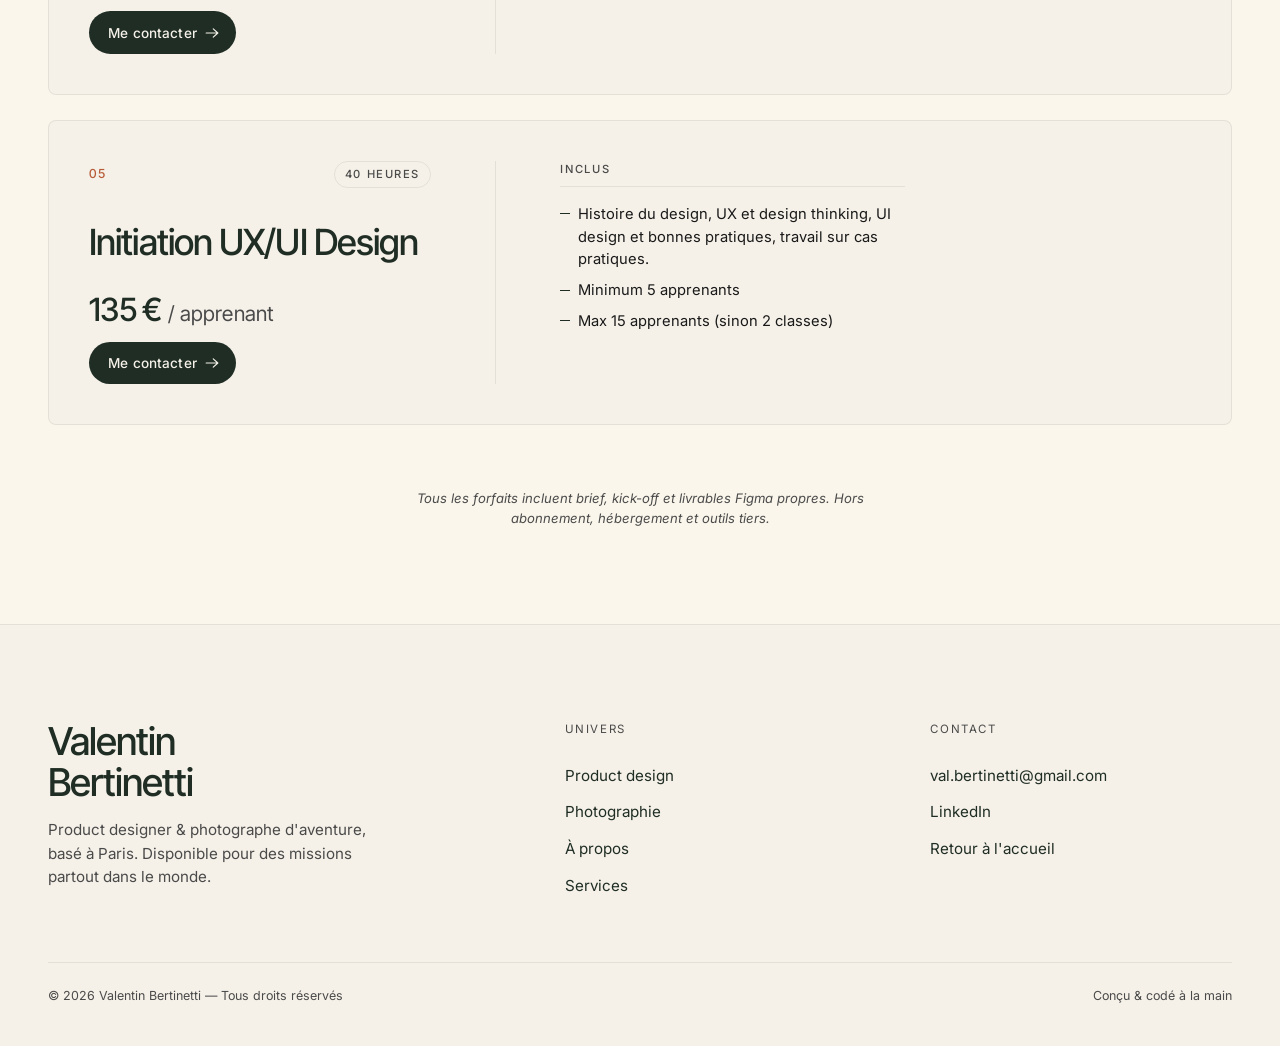
<file: design.html>
<!DOCTYPE html>
<html lang="fr">
<head>
    <meta name="robots" content="noindex">
    <meta charset="UTF-8">
    <meta name="viewport" content="width=device-width, initial-scale=1.0">
    <title>Valentin Bertinetti - Product Design</title>
    <meta name="description" content="Univers product design de Valentin Bertinetti. Projets, services freelance et approche.">

    <link rel="preconnect" href="https://fonts.googleapis.com">
    <link rel="preconnect" href="https://fonts.gstatic.com" crossorigin>
    <link href="https://fonts.googleapis.com/css2?family=Inter+Tight:ital,wght@0,400;0,500;0,600;1,400&family=Inter:wght@400;450;500&display=swap" rel="stylesheet">

    <link rel="stylesheet" href="assets/css/styles.css">
</head>
<body class="page">

    <header class="site-header">
        <div class="site-header__inner">
            <a href="index.html" class="site-header__brand">
                Valentin Bertinetti<span class="site-header__brand-mark"> ·</span>
            </a>
            <nav class="site-header__nav" aria-label="Navigation principale">
                <a href="design.html" class="site-header__link is-active">Design</a>
                <a href="photography.html" class="site-header__link site-header__link--secondary">Photographie</a>
                <a href="a-propos.html" class="site-header__link site-header__link--secondary">À propos</a>
                <a href="#contact" class="site-header__link site-header__link--secondary">Contact</a>
                <a href="#contact" class="site-header__status">
                    <span class="site-header__status-dot"></span>
                    <span>Disponible</span>
                </a>
                <button class="site-header__burger" aria-label="Ouvrir le menu" aria-expanded="false" aria-controls="site-nav-overlay" type="button">
                    <span class="site-header__burger-line"></span>
                    <span class="site-header__burger-line"></span>
                </button>
            </nav>
        </div>

    </header>

    <!-- Overlay menu mobile -->
    <div class="site-header__overlay" id="site-nav-overlay" aria-hidden="true">
        <nav class="site-header__overlay-nav" aria-label="Menu mobile">
            <ul class="site-header__overlay-list">
                <li><a href="design.html" class="site-header__overlay-link is-active"><span class="site-header__overlay-list-num">01</span>Design</a></li>
                <li><a href="photography.html" class="site-header__overlay-link "><span class="site-header__overlay-list-num">02</span>Photographie</a></li>
                <li><a href="a-propos.html" class="site-header__overlay-link "><span class="site-header__overlay-list-num">03</span>À propos</a></li>
                <li><a href="#contact" class="site-header__overlay-link"><span class="site-header__overlay-list-num">04</span>Contact</a></li>
            </ul>
        </nav>
        <div class="site-header__overlay-footer">
            <a href="mailto:val.bertinetti@gmail.com">val.bertinetti@gmail.com</a>
            <a href="https://www.linkedin.com/in/valentin-bertinetti/" target="_blank" rel="noopener noreferrer">LinkedIn</a>
        </div>
    </div>

    <main>

        <!-- Hero -->
        <section class="design-hero">
            <div class="design-hero__eyebrow eyebrow reveal">Univers · Product Design</div>
            <h1 class="design-hero__title reveal reveal-delay-1">
                Concevoir des produits <em>utiles</em> et durables.
            </h1>

            <div class="design-hero__meta reveal reveal-delay-2">
                <div class="design-hero__meta-item">
                    <span class="design-hero__meta-label">Rôle</span>
                    <span class="design-hero__meta-value">Product Designer</span>
                </div>
                <div class="design-hero__meta-item">
                    <span class="design-hero__meta-label">Expérience</span>
                    <span class="design-hero__meta-value">5 ans </span>
                </div>
                <div class="design-hero__meta-item">
                    <span class="design-hero__meta-label">Basé à</span>
                    <span class="design-hero__meta-value">Paris, France</span>
                </div>
                <div class="design-hero__meta-item">
                    <span class="design-hero__meta-label">Approche</span>
                    <span class="design-hero__meta-value">UX/UI · Design thinking · IA</span>
                </div>
            </div>
        </section>

        <!-- Projets — Index éditorial -->
        <section class="projects-alt projects-alt--index" id="projects">
            <header class="palt-header reveal">
                <span class="eyebrow">Sélection de projets</span>
                <h2 class="palt-header__title">Index <em>2020 → 2026.</em></h2>
            </header>

            <ul class="pindex__list">

                <li class="pindex__item reveal">
                    <a href="projects/renault-group.html" class="pindex__link">
                        <span class="pindex__num">01</span>
                        <div class="pindex__main">
                            <span class="pindex__title">Renault Group</span>
                            <p class="pindex__desc">Porter la voix de l'UX dans un programme de transformation industrielle. Trois ans à acculturer les équipes métier et adapter la méthode aux contraintes du terrain.</p>
                        </div>
                        <span class="pindex__cat">Transformation UX · Industrie</span>
                        <span class="pindex__year">2022 — en cours</span>
                        <span class="pindex__arrow">→</span>
                    </a>
                    <div class="pindex__preview" aria-hidden="true">
                        <img src="assets/images/RG.jpg" alt="" loading="lazy" />
                    </div>
                </li>

                <li class="pindex__item reveal">
                    <a href="projects/myhabiteo-studio.html" class="pindex__link">
                        <span class="pindex__num">02</span>
                        <div class="pindex__main">
                            <span class="pindex__title">MyHabiteo Studio</span>
                            <p class="pindex__desc">Création d'un module d'export de visuels 3D pour les promoteurs immobiliers. Du concept R&amp;D au catalogue produit en 6 mois — un nouveau levier de revenus récurrents pour Habiteo.</p>
                        </div>
                        <span class="pindex__cat">Produit · Visualisation 3D</span>
                        <span class="pindex__year">2022</span>
                        <span class="pindex__arrow">→</span>
                    </a>
                    <div class="pindex__preview" aria-hidden="true">
                        <img src="assets/images/studio-steps.png" alt="" loading="lazy" />
                    </div>
                </li>

                <li class="pindex__item reveal">
                    <a href="projects/habiteo-widgets.html" class="pindex__link">
                        <span class="pindex__num">03</span>
                        <div class="pindex__main">
                            <span class="pindex__title">Habiteo Widgets</span>
                            <p class="pindex__desc">Designer un produit user-centric dans un écosystème piloté par le business. Deux ans en double casquette PO &amp; UX Designer pour piloter la roadmap des widgets 3D.</p>
                        </div>
                        <span class="pindex__cat">SaaS B2B · Roadmap produit</span>
                        <span class="pindex__year">2020 — 2022</span>
                        <span class="pindex__arrow">→</span>
                    </a>
                    <div class="pindex__preview" aria-hidden="true">
                        <img src="assets/images/studio-maquettes3.png" alt="" loading="lazy" />
                    </div>
                </li>

                <!-- <li class="pindex__item reveal">
                    <a href="#" class="pindex__link">
                        <span class="pindex__num">04</span>
                        <div class="pindex__main">
                            <span class="pindex__title">Solenne — SaaS B2B</span>
                            <p class="pindex__desc">Conception d'un outil de gestion énergétique pour PME. Cadrage produit, ateliers utilisateurs et livraison d'un MVP en 12 semaines.</p>
                        </div>
                        <span class="pindex__cat">Énergie · MVP &amp; cadrage</span>
                        <span class="pindex__year">2024</span>
                        <span class="pindex__arrow">→</span>
                    </a>
                    <div class="pindex__preview" aria-hidden="true">
                        <img src="https://picsum.photos/seed/solenne-saas-teaser/800/600" alt="" loading="lazy" />
                    </div>
                </li> -->

            </ul>
        </section>

        <!-- Services freelance -->
        <section class="services" id="services">
            <div class="services__inner">

                <div class="services__header reveal">
                    <div>
                        <div class="eyebrow services__eyebrow">Mes spécialités</div>
                        <h2 class="services__title">Un partenaire produit, <em>de bout en bout</em>.</h2>
                    </div>
                    <p class="services__intro">
                        J'accompagne startups et équipes produit en mission longue ou ponctuelle, depuis le cadrage stratégique jusqu'à la livraison d'interfaces de qualité.
                    </p>
                </div>

                <div class="services__list">

                    <div class="services__item reveal">
                        <span class="services__num">01</span>
                        <div>
                            <h3 class="services__name">Stratégie produit</h3>
                            <p class="services__desc">Cadrage, vision, roadmap. Aligner les équipes autour d'un problème clair avant d'écrire la moindre ligne de code.</p>
                        </div>
                    </div>

                    <div class="services__item reveal">
                        <span class="services__num">02</span>
                        <div>
                            <h3 class="services__name">UX & recherche</h3>
                            <p class="services__desc">Entretiens utilisateurs, tests d'usabilité et analyse de parcours. Décisions ancrées dans la réalité du terrain.</p>
                        </div>
                    </div>

                    <div class="services__item reveal">
                        <span class="services__num">03</span>
                        <div>
                            <h3 class="services__name">Conception de sites</h3>
                            <p class="services__desc">Responsives, ergonomiques et accessibles rapide via des outils low-code (framer, shopify) ou de vibe coding (V0, lovable, Figma make)</p>
                        </div>
                    </div>

                    <div class="services__item reveal">
                        <span class="services__num">04</span>
                        <div>
                            <h3 class="services__name">Formation</h3>
                            <p class="services__desc">Formation à l'UX et au design thinking dans les écoles supérieur et des entreprises</p>
                        </div>
                    </div>

                </div>

                <div class="services__cta-block reveal" id="contact">
                    <p class="services__cta-text">
                        Un projet en tête ? Discutons-en autour d'un café.
                    </p>
                    <a href="mailto:val.bertinetti@gmail.com" class="cta-button">
                        Me contacter
                        <svg class="cta-button__arrow" width="18" height="14" viewBox="0 0 16 12" fill="none" xmlns="http://www.w3.org/2000/svg" aria-hidden="true">
                            <path d="M9.5 1L15 6M15 6L9.5 11M15 6H1" stroke="currentColor" stroke-width="1.4" stroke-linecap="round" stroke-linejoin="round"/>
                        </svg>
                    </a>
                </div>

            </div>
        </section>

        <!-- Services freelance — Forfaits -->
        <section class="offers" id="forfaits">
            <div class="offers__inner">

                <div class="offers__header reveal">
                    <div>
                        <div class="eyebrow offers__eyebrow">Services freelance</div>
                        <h2 class="offers__title">Cinq offres pour répondre <em>à vos besoins</em> sur l'experience utilisateurs</h2>
                    </div>
                    <p class="offers__intro">
                        Du one-pager à la refonte produit, en passant par l'audit et la formation. Cinq forfaits clairs — chaque devis est ensuite ajusté à votre périmètre réel.
                    </p>
                </div>

                <ol class="offers__list">

                    <!-- 01 — landing page (fast) -->
                    <li class="offer reveal">
                        <div class="offer__head">
                            <div class="offer__head-top">
                                <span class="offer__num">01</span>
                                <span class="offer__duration">2 - 3 semaines</span>
                            </div>
                            <h3 class="offer__name">Landing page (Fast)</h3>
                            <div class="offer__price">
                                <span class="offer__price-label">À partir de</span>
                                <span class="offer__price-value">600 €</span>
                            </div>
                            <a href="mailto:val.bertinetti@gmail.com?subject=Projet%20%E2%80%94%20Site%20vitrine" class="offer__cta">
                                Me contacter
                                <svg class="offer__cta-arrow" width="14" height="10" viewBox="0 0 16 12" fill="none" xmlns="http://www.w3.org/2000/svg" aria-hidden="true">
                                    <path d="M9.5 1L15 6M15 6L9.5 11M15 6H1" stroke="currentColor" stroke-width="1.4" stroke-linecap="round" stroke-linejoin="round"/>
                                </svg>
                            </a>
                        </div>
                        <div class="offer__body">
                            <div class="offer__block">
                                <span class="offer__block-label">Inclus</span>
                                <ul class="offer__includes">
                                    <li>Audit, arborescence, intégration, responsive, mise en production</li>
                                    <!-- <li>Audit rapide  + génération du site + intégration des contenus + responsive + mise en production du site </li> -->
                                    <!-- <li>CMS léger pour édition autonome</li> -->
                                    <li>SEO , sitemap, GA</li>
                                    <li>Accessibilité AA</li>
                                    <li>2 itérations incluses</li>
                                </ul>
                            </div>
                            <!-- <div class="offer__block">
                                <span class="offer__block-label">Options</span>
                                <ul class="offer__options">
                                    <li>Blog éditorial</li>
                                    <li>Versions multilingues</li>
                                    <li>Intégrations tierces (CRM, Calendly…)</li>
                                </ul>
                            </div> -->
                        </div>
                    </li>

                    <!-- 02 — Landing page -->
                    <li class="offer reveal">
                        <div class="offer__head">
                            <div class="offer__head-top">
                                <span class="offer__num">02</span>
                                <span class="offer__duration">3 - 4 semaines</span>
                            </div>
                            <h3 class="offer__name">Landing page (classique)</h3>
                            <div class="offer__price">
                                <span class="offer__price-label">À partir de</span>
                                <span class="offer__price-value">1 000 €</span>
                            </div>
                            <a href="mailto:val.bertinetti@gmail.com?subject=Projet%20%E2%80%94%20Landing%20page" class="offer__cta">
                                Me contacter
                                <svg class="offer__cta-arrow" width="14" height="10" viewBox="0 0 16 12" fill="none" xmlns="http://www.w3.org/2000/svg" aria-hidden="true">
                                    <path d="M9.5 1L15 6M15 6L9.5 11M15 6H1" stroke="currentColor" stroke-width="1.4" stroke-linecap="round" stroke-linejoin="round"/>
                                </svg>
                            </a>
                        </div>
                        <div class="offer__body">
                            <div class="offer__block">
                                <span class="offer__block-label">Inclus</span>
                                <ul class="offer__includes">
                                    <li>Audit du besoin, design et création du site</li>
                                    <li>Intégration des contenus</li>
                                    <li>Mise en production + SEO de base</li>
                                    <li>Installation Google Analytics</li>
                                    <li>Accessibilité renforcée</li>
                                    <li>3 itérations incluses</li>
                                </ul>
                            </div>
                            <div class="offer__block">
                                <span class="offer__block-label">Options</span>
                                <ul class="offer__options">
                                    <li>Formulaires</li>
                                    <li>UX writing</li>
                                    <li>Google Tag Manager</li>
                                </ul>
                            </div>
                        </div>
                    </li>

                    <!-- 03 — Audit UX express -->
                    <li class="offer reveal">
                        <div class="offer__head">
                            <div class="offer__head-top">
                                <span class="offer__num">03</span>
                                <span class="offer__duration">6 - 8 semaines</span>
                            </div>
                            <h3 class="offer__name">Site multi-pages</h3>
                            <div class="offer__price">
                                <span class="offer__price-label">À partir de</span>
                                <span class="offer__price-value">1 500 €</span>
                            </div>
                            <a href="mailto:val.bertinetti@gmail.com?subject=Projet%20%E2%80%94%20Audit%20UX" class="offer__cta">
                                Me contacter
                                <svg class="offer__cta-arrow" width="14" height="10" viewBox="0 0 16 12" fill="none" xmlns="http://www.w3.org/2000/svg" aria-hidden="true">
                                    <path d="M9.5 1L15 6M15 6L9.5 11M15 6H1" stroke="currentColor" stroke-width="1.4" stroke-linecap="round" stroke-linejoin="round"/>
                                </svg>
                            </a>
                        </div>
                        <div class="offer__body">
                            <div class="offer__block">
                                <span class="offer__block-label">Inclus</span>
                                <ul class="offer__includes">
                                    <li>Audit du besoin, design et création du site</li>
                                    <li>Intégration des contenus</li>
                                    <li>Mise en production + SEO de base</li>
                                    <li>Installation Google Analytics</li>
                                    <li>Accessibilité renforcée</li>
                                    <li>3 itérations incluses</li>
                                </ul>
                            </div>
                            <div class="offer__block">
                                <span class="offer__block-label">Options</span>
                                <ul class="offer__options">
                                    <li>Blog</li>
                                    <li>Formulaires</li>
                                    <li>UX writing</li>
                                    <li>Google Tag Manager</li>
                                </ul>
                            </div>
                        </div>
                    </li>

                    <!-- 04 — Refonte produit / SaaS -->
                    <li class="offer reveal">
                        <div class="offer__head">
                            <div class="offer__head-top">
                                <span class="offer__num">04</span>
                                <span class="offer__duration">À définir</span>
                            </div>
                            <h3 class="offer__name">Delivery et stratégie design</h3>
                            <div class="offer__price">
                                <!-- <span class="offer__price-label">/ jour</span> -->
                                <span class="offer__price-value">500 € <span class="offer__price-unit">/ jour</span></span>
                            </div>
                            <a href="mailto:val.bertinetti@gmail.com?subject=Projet%20%E2%80%94%20Refonte%20produit" class="offer__cta">
                                Me contacter
                                <svg class="offer__cta-arrow" width="14" height="10" viewBox="0 0 16 12" fill="none" xmlns="http://www.w3.org/2000/svg" aria-hidden="true">
                                    <path d="M9.5 1L15 6M15 6L9.5 11M15 6H1" stroke="currentColor" stroke-width="1.4" stroke-linecap="round" stroke-linejoin="round"/>
                                </svg>
                            </a>
                        </div>
                        <div class="offer__body">
                            <div class="offer__block">
                                <span class="offer__block-label">Inclus</span>
                                <p>Etapes de conception à définir ensemble en fonction du besoin (framing, définition des objectifs business, personae, atelier d’idéation, etc...)</p>
                                <!-- <ul class="offer__includes">
                                    <li>Etapes de conception à définir ensemble en fonction du besoin (framing, définition des objectifs business, personae, atelier d’idéation, etc...)</li>
                                    <li>Refonte des parcours clés</li>
                                    <li>Design system documenté (Figma)</li>
                                    <li>Spécifications dev &amp; accompagnement sprints</li>
                                    <li>Tracking et KPIs UX</li>
                                </ul>
                            </div>
                            <div class="offer__block">
                                <span class="offer__block-label">Options</span>
                                <ul class="offer__options">
                                    <li>Prototype haute-fidélité testable</li>
                                    <li>Tests utilisateurs sur prototype</li>
                                    <li>Suivi post-livraison (3 mois)</li>
                                </ul>
                            </div> -->
                        </div>
                    </li>

                    <!-- 05 — Workshop & formation -->
                    <li class="offer reveal">
                        <div class="offer__head">
                            <div class="offer__head-top">
                                <span class="offer__num">05</span>
                                <span class="offer__duration">40 heures</span>
                            </div>
                            <h3 class="offer__name">Initiation UX/UI Design</h3>
                            <div class="offer__price">
                                <!-- <span class="offer__price-label">/ apprenant</span> -->
                                <span class="offer__price-value">135 € <span class="offer__price-unit">/ apprenant</span></span>
                            </div>
                            <a href="mailto:val.bertinetti@gmail.com?subject=Projet%20%E2%80%94%20Workshop%20%2F%20Formation" class="offer__cta">
                                Me contacter
                                <svg class="offer__cta-arrow" width="14" height="10" viewBox="0 0 16 12" fill="none" xmlns="http://www.w3.org/2000/svg" aria-hidden="true">
                                    <path d="M9.5 1L15 6M15 6L9.5 11M15 6H1" stroke="currentColor" stroke-width="1.4" stroke-linecap="round" stroke-linejoin="round"/>
                                </svg>
                            </a>
                        </div>
                        <div class="offer__body">
                            <div class="offer__block">
                                <span class="offer__block-label">Inclus</span>
                                <ul class="offer__includes">
                                    <li>Histoire du design, UX et design thinking, UI design et bonnes pratiques, travail sur cas pratiques.</li>
                                    <li>Minimum 5 apprenants</li>
                                    <li>Max 15 apprenants (sinon 2 classes)</li>
                                    <!-- <li>Supports et ressources fournis</li> -->
                                </ul>
                            </div>
                            <!-- <div class="offer__block">
                                <span class="offer__block-label">Options</span>
                                <ul class="offer__options">
                                    <li>Programme étalé sur plusieurs sessions</li>
                                    <li>Suivi post-formation (Q&amp;R sur un mois)</li>
                                    <li>Atelier sur projet réel</li>
                                </ul>
                            </div> -->
                        </div>
                    </li>

                </ol>

                <p class="offers__note reveal">
                    Tous les forfaits incluent brief, kick-off et livrables Figma propres. Hors abonnement, hébergement et outils tiers.
                </p>

            </div>
        </section>

    </main>

    <footer class="site-footer">
        <div class="site-footer__inner">
            <div>
                <div class="site-footer__brand-name">Valentin<br>Bertinetti</div>
                <p class="site-footer__tagline">Product designer & photographe d'aventure, basé à Paris. Disponible pour des missions partout dans le monde.</p>
            </div>
            <div>
                <div class="site-footer__col-title">Univers</div>
                <ul class="site-footer__list">
                    <li><a href="design.html">Product design</a></li>
                    <li><a href="photography.html">Photographie</a></li>
                    <li><a href="a-propos.html">À propos</a></li>
                    <li><a href="#contact">Services</a></li>
                </ul>
            </div>
            <div>
                <div class="site-footer__col-title">Contact</div>
                <ul class="site-footer__list">
                    <li><a href="mailto:val.bertinetti@gmail.com">val.bertinetti@gmail.com</a></li>
                    <li><a href="https://www.linkedin.com/in/valentin-bertinetti/" target="_blank" rel="noopener noreferrer">LinkedIn</a></li>
                    <li><a href="index.html">Retour à l'accueil</a></li>
                </ul>
            </div>
        </div>
        <div class="site-footer__bottom">
            <span>© 2026 Valentin Bertinetti — Tous droits réservés</span>
            <span>Conçu &amp; codé à la main</span>
        </div>
    </footer>

    <script src="assets/js/main.js" defer></script>
</body>
</html>
</file>
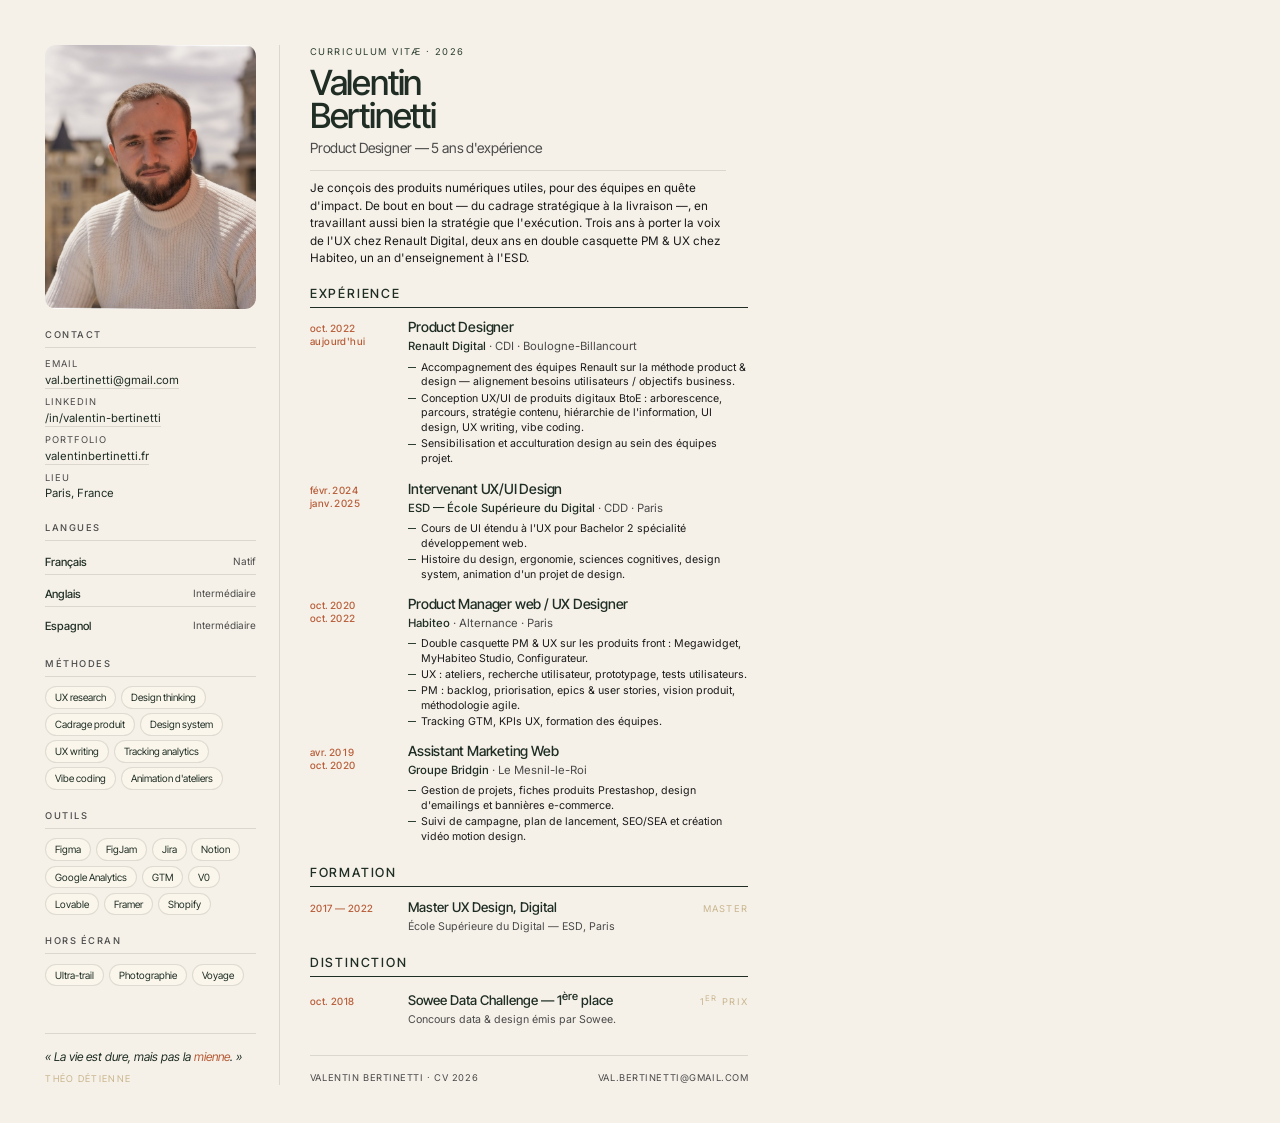
<file: assets/cv/cv.html>
<!DOCTYPE html>
<html lang="fr">
<head>
    <meta charset="UTF-8">
    <title>Valentin Bertinetti — CV</title>

    <link rel="preconnect" href="https://fonts.googleapis.com">
    <link rel="preconnect" href="https://fonts.gstatic.com" crossorigin>
    <link href="https://fonts.googleapis.com/css2?family=Inter+Tight:ital,wght@0,400;0,500;0,600;1,400&family=Inter:wght@400;450;500&display=swap" rel="stylesheet">

    <style>
        /* Tokens — alignés sur le site */
        :root {
            --color-ivory: #F5F1E8;
            --color-ivory-soft: #FAF6EB;
            --color-forest: #2D3F32;
            --color-forest-deep: #1F2D24;
            --color-sand: #C9B58E;
            --color-ink: #1A1A1A;
            --color-ink-soft: #4A4A4A;
            --color-ember: #B85C38;
            --color-line: rgba(26, 26, 26, 0.12);

            --font-display: 'Inter Tight', -apple-system, BlinkMacSystemFont, system-ui, sans-serif;
            --font-body: 'Inter', -apple-system, BlinkMacSystemFont, system-ui, sans-serif;
        }

        * { margin: 0; padding: 0; box-sizing: border-box; }

        @page {
            size: A4;
            margin: 0;
        }

        html, body {
            font-family: var(--font-body);
            font-size: 9.5pt;
            line-height: 1.45;
            color: var(--color-ink);
            background: var(--color-ivory);
            -webkit-print-color-adjust: exact;
            print-color-adjust: exact;
        }

        h1, h2, h3 {
            font-family: var(--font-display);
            color: var(--color-forest-deep);
            letter-spacing: -0.02em;
            font-weight: 500;
        }

        em {
            color: var(--color-ember);
            font-style: italic;
            font-weight: 400;
        }

        /* Layout A4 */
        .cv {
            width: 210mm;
            height: 297mm;
            padding: 12mm 12mm 10mm;
            display: grid;
            grid-template-columns: 62mm 1fr;
            gap: 8mm;
            background: var(--color-ivory);
            overflow: hidden;
            page-break-after: avoid;
            page-break-inside: avoid;
        }

        /* ===== Colonne gauche ===== */
        .cv-aside {
            display: flex;
            flex-direction: column;
            gap: 5mm;
            border-right: 1px solid var(--color-line);
            padding-right: 6mm;
        }

        .cv-portrait {
            width: 100%;
            aspect-ratio: 4 / 5;
            border-radius: 3mm;
            overflow: hidden;
            background: var(--color-sand);
        }
        .cv-portrait img {
            width: 100%;
            height: 100%;
            object-fit: cover;
            display: block;
        }

        .cv-block-label {
            font-size: 7pt;
            text-transform: uppercase;
            letter-spacing: 0.16em;
            color: var(--color-ink-soft);
            font-weight: 500;
            margin-bottom: 2.5mm;
            padding-bottom: 1.5mm;
            border-bottom: 1px solid var(--color-line);
        }

        .cv-contact-list {
            list-style: none;
            display: flex;
            flex-direction: column;
            gap: 1.8mm;
            font-size: 8.5pt;
            color: var(--color-forest-deep);
        }
        .cv-contact-list li span {
            display: block;
            font-size: 7pt;
            color: var(--color-ink-soft);
            text-transform: uppercase;
            letter-spacing: 0.1em;
            margin-bottom: 0.3mm;
        }
        .cv-contact-list a {
            color: inherit;
            text-decoration: none;
            border-bottom: 1px solid var(--color-line);
            padding-bottom: 0.3mm;
        }

        .cv-langs {
            list-style: none;
            display: flex;
            flex-direction: column;
            gap: 1.8mm;
        }
        .cv-langs li {
            display: flex;
            justify-content: space-between;
            font-size: 8.5pt;
            padding: 1mm 0;
            border-bottom: 1px solid var(--color-line);
        }
        .cv-langs li:last-child { border-bottom: 0; }
        .cv-langs__name {
            font-family: var(--font-display);
            font-weight: 500;
            color: var(--color-forest-deep);
        }
        .cv-langs__level {
            color: var(--color-ink-soft);
            font-size: 7.5pt;
        }

        .cv-chips {
            list-style: none;
            display: flex;
            flex-wrap: wrap;
            gap: 1.2mm;
        }
        .cv-chips li {
            font-family: var(--font-display);
            font-size: 7.5pt;
            color: var(--color-forest-deep);
            padding: 0.8mm 2.4mm;
            border: 1px solid var(--color-line);
            border-radius: 999px;
            background: var(--color-ivory-soft);
        }

        .cv-quote {
            margin-top: auto;
            padding-top: 4mm;
            border-top: 1px solid var(--color-line);
            font-family: var(--font-display);
            font-style: italic;
            font-size: 9pt;
            line-height: 1.4;
            color: var(--color-forest-deep);
        }
        .cv-quote em {
            color: var(--color-ember);
        }
        .cv-quote__cite {
            display: block;
            margin-top: 1.5mm;
            font-style: normal;
            font-size: 7pt;
            text-transform: uppercase;
            letter-spacing: 0.14em;
            color: var(--color-sand);
        }

        /* ===== Colonne principale ===== */
        .cv-main {
            display: flex;
            flex-direction: column;
            gap: 4.5mm;
        }

        .cv-head__eyebrow {
            font-size: 7pt;
            text-transform: uppercase;
            letter-spacing: 0.16em;
            color: var(--color-forest);
            margin-bottom: 2mm;
        }
        .cv-head__name {
            font-family: var(--font-display);
            font-size: 26pt;
            font-weight: 500;
            line-height: 0.95;
            letter-spacing: -0.035em;
            color: var(--color-forest-deep);
            margin-bottom: 1.5mm;
        }
        .cv-head__role {
            font-family: var(--font-display);
            font-size: 10.5pt;
            font-weight: 400;
            color: var(--color-ink-soft);
            margin-bottom: 3mm;
            letter-spacing: -0.01em;
        }
        .cv-head__bio {
            font-size: 8.8pt;
            line-height: 1.5;
            color: var(--color-ink);
            max-width: 110mm;
            padding-top: 2.5mm;
            border-top: 1px solid var(--color-line);
        }

        .cv-section {
            display: flex;
            flex-direction: column;
            gap: 2.5mm;
        }

        .cv-section__title {
            font-family: var(--font-display);
            font-size: 9.5pt;
            font-weight: 500;
            text-transform: uppercase;
            letter-spacing: 0.14em;
            color: var(--color-forest-deep);
            padding-bottom: 1mm;
            border-bottom: 1.5px solid var(--color-forest-deep);
        }

        .cv-job {
            display: grid;
            grid-template-columns: 22mm 1fr;
            gap: 4mm;
            padding: 0.5mm 0;
        }

        .cv-job__period {
            font-family: var(--font-display);
            font-size: 7.5pt;
            font-weight: 500;
            color: var(--color-ember);
            letter-spacing: 0.04em;
            line-height: 1.3;
            padding-top: 0.8mm;
            font-feature-settings: "tnum";
        }

        .cv-job__main { min-width: 0; }

        .cv-job__title {
            font-family: var(--font-display);
            font-size: 10.5pt;
            font-weight: 500;
            color: var(--color-forest-deep);
            line-height: 1.2;
            letter-spacing: -0.015em;
            margin-bottom: 0.6mm;
        }
        .cv-job__company {
            font-size: 8.5pt;
            color: var(--color-ink-soft);
            margin-bottom: 1.5mm;
        }
        .cv-job__company strong {
            color: var(--color-forest-deep);
            font-weight: 500;
        }
        .cv-job__desc {
            font-size: 8.5pt;
            line-height: 1.5;
            color: var(--color-ink);
        }
        .cv-job__bullets {
            list-style: none;
            margin-top: 1mm;
            display: flex;
            flex-direction: column;
            gap: 0.3mm;
        }
        .cv-job__bullets li {
            font-size: 8pt;
            line-height: 1.4;
            padding-left: 3.5mm;
            position: relative;
            color: var(--color-ink);
        }
        .cv-job__bullets li::before {
            content: '';
            position: absolute;
            left: 0;
            top: 1.6mm;
            width: 2mm;
            height: 1px;
            background: var(--color-forest);
        }

        .cv-edu {
            display: grid;
            grid-template-columns: 22mm 1fr auto;
            gap: 4mm;
            align-items: baseline;
            padding: 0.5mm 0;
        }
        .cv-edu__period {
            font-family: var(--font-display);
            font-size: 7.5pt;
            font-weight: 500;
            color: var(--color-ember);
            letter-spacing: 0.04em;
        }
        .cv-edu__title {
            font-family: var(--font-display);
            font-size: 10pt;
            font-weight: 500;
            color: var(--color-forest-deep);
        }
        .cv-edu__school {
            font-size: 8pt;
            color: var(--color-ink-soft);
            margin-top: 0.4mm;
        }
        .cv-edu__tag {
            font-size: 7pt;
            text-transform: uppercase;
            letter-spacing: 0.14em;
            color: var(--color-sand);
        }

        .cv-footer {
            margin-top: auto;
            padding-top: 4mm;
            border-top: 1px solid var(--color-line);
            display: flex;
            justify-content: space-between;
            font-size: 7pt;
            color: var(--color-ink-soft);
            letter-spacing: 0.06em;
            text-transform: uppercase;
        }
    </style>
</head>
<body>

<div class="cv">

    <!-- ============ COLONNE GAUCHE ============ -->
    <aside class="cv-aside">

        <div class="cv-portrait">
            <img src="../images/portrait-valentin.jpg" alt="Portrait de Valentin Bertinetti" />
        </div>

        <div>
            <div class="cv-block-label">Contact</div>
            <ul class="cv-contact-list">
                <li>
                    <span>Email</span>
                    <a href="mailto:val.bertinetti@gmail.com">val.bertinetti@gmail.com</a>
                </li>
                <li>
                    <span>LinkedIn</span>
                    <a href="https://www.linkedin.com/in/valentin-bertinetti/">/in/valentin-bertinetti</a>
                </li>
                <li>
                    <span>Portfolio</span>
                    <a href="https://valentinbertinetti.fr">valentinbertinetti.fr</a>
                </li>
                <li>
                    <span>Lieu</span>
                    Paris, France
                </li>
            </ul>
        </div>

        <div>
            <div class="cv-block-label">Langues</div>
            <ul class="cv-langs">
                <li>
                    <span class="cv-langs__name">Français</span>
                    <span class="cv-langs__level">Natif</span>
                </li>
                <li>
                    <span class="cv-langs__name">Anglais</span>
                    <span class="cv-langs__level">Intermédiaire</span>
                </li>
                <li>
                    <span class="cv-langs__name">Espagnol</span>
                    <span class="cv-langs__level">Intermédiaire</span>
                </li>
            </ul>
        </div>

        <div>
            <div class="cv-block-label">Méthodes</div>
            <ul class="cv-chips">
                <li>UX research</li>
                <li>Design thinking</li>
                <li>Cadrage produit</li>
                <li>Design system</li>
                <li>UX writing</li>
                <li>Tracking analytics</li>
                <li>Vibe coding</li>
                <li>Animation d'ateliers</li>
            </ul>
        </div>

        <div>
            <div class="cv-block-label">Outils</div>
            <ul class="cv-chips">
                <li>Figma</li>
                <li>FigJam</li>
                <li>Jira</li>
                <li>Notion</li>
                <li>Google Analytics</li>
                <li>GTM</li>
                <li>V0</li>
                <li>Lovable</li>
                <li>Framer</li>
                <li>Shopify</li>
            </ul>
        </div>

        <div>
            <div class="cv-block-label">Hors écran</div>
            <ul class="cv-chips">
                <li>Ultra-trail</li>
                <li>Photographie</li>
                <li>Voyage</li>
            </ul>
        </div>

        <div class="cv-quote">
            « La vie est dure, mais pas la <em>mienne</em>. »
            <span class="cv-quote__cite">Théo Détienne</span>
        </div>

    </aside>

    <!-- ============ COLONNE PRINCIPALE ============ -->
    <section class="cv-main">

        <header>
            <div class="cv-head__eyebrow">Curriculum vitæ · 2026</div>
            <h1 class="cv-head__name">Valentin<br>Bertinetti</h1>
            <div class="cv-head__role">Product Designer — 5 ans d'expérience</div>
            <p class="cv-head__bio">
                Je conçois des produits numériques utiles, pour des équipes en quête d'impact. De bout en bout — du cadrage stratégique à la livraison —, en travaillant aussi bien la stratégie que l'exécution. Trois ans à porter la voix de l'UX chez Renault Digital, deux ans en double casquette PM &amp; UX chez Habiteo, un an d'enseignement à l'ESD.
            </p>
        </header>

        <div class="cv-section">
            <h2 class="cv-section__title">Expérience</h2>

            <div class="cv-job">
                <div class="cv-job__period">oct. 2022<br>aujourd'hui</div>
                <div class="cv-job__main">
                    <div class="cv-job__title">Product Designer</div>
                    <div class="cv-job__company"><strong>Renault Digital</strong> · CDI · Boulogne-Billancourt</div>
                    <ul class="cv-job__bullets">
                        <li>Accompagnement des équipes Renault sur la méthode product &amp; design — alignement besoins utilisateurs / objectifs business.</li>
                        <li>Conception UX/UI de produits digitaux BtoE : arborescence, parcours, stratégie contenu, hiérarchie de l'information, UI design, UX writing, vibe coding.</li>
                        <li>Sensibilisation et acculturation design au sein des équipes projet.</li>
                    </ul>
                </div>
            </div>

            <div class="cv-job">
                <div class="cv-job__period">févr. 2024<br>janv. 2025</div>
                <div class="cv-job__main">
                    <div class="cv-job__title">Intervenant UX/UI Design</div>
                    <div class="cv-job__company"><strong>ESD — École Supérieure du Digital</strong> · CDD · Paris</div>
                    <ul class="cv-job__bullets">
                        <li>Cours de UI étendu à l'UX pour Bachelor 2 spécialité développement web.</li>
                        <li>Histoire du design, ergonomie, sciences cognitives, design system, animation d'un projet de design.</li>
                    </ul>
                </div>
            </div>

            <div class="cv-job">
                <div class="cv-job__period">oct. 2020<br>oct. 2022</div>
                <div class="cv-job__main">
                    <div class="cv-job__title">Product Manager web / UX Designer</div>
                    <div class="cv-job__company"><strong>Habiteo</strong> · Alternance · Paris</div>
                    <ul class="cv-job__bullets">
                        <li>Double casquette PM &amp; UX sur les produits front : Megawidget, MyHabiteo Studio, Configurateur.</li>
                        <li>UX : ateliers, recherche utilisateur, prototypage, tests utilisateurs.</li>
                        <li>PM : backlog, priorisation, epics &amp; user stories, vision produit, méthodologie agile.</li>
                        <li>Tracking GTM, KPIs UX, formation des équipes.</li>
                    </ul>
                </div>
            </div>

            <div class="cv-job">
                <div class="cv-job__period">avr. 2019<br>oct. 2020</div>
                <div class="cv-job__main">
                    <div class="cv-job__title">Assistant Marketing Web</div>
                    <div class="cv-job__company"><strong>Groupe Bridgin</strong> · Le Mesnil-le-Roi</div>
                    <ul class="cv-job__bullets">
                        <li>Gestion de projets, fiches produits Prestashop, design d'emailings et bannières e-commerce.</li>
                        <li>Suivi de campagne, plan de lancement, SEO/SEA et création vidéo motion design.</li>
                    </ul>
                </div>
            </div>
        </div>

        <div class="cv-section">
            <h2 class="cv-section__title">Formation</h2>
            <div class="cv-edu">
                <div class="cv-edu__period">2017 — 2022</div>
                <div>
                    <div class="cv-edu__title">Master UX Design, Digital</div>
                    <div class="cv-edu__school">École Supérieure du Digital — ESD, Paris</div>
                </div>
                <div class="cv-edu__tag">Master</div>
            </div>
        </div>

        <div class="cv-section">
            <h2 class="cv-section__title">Distinction</h2>
            <div class="cv-edu">
                <div class="cv-edu__period">oct. 2018</div>
                <div>
                    <div class="cv-edu__title">Sowee Data Challenge — 1<sup>ère</sup> place</div>
                    <div class="cv-edu__school">Concours data &amp; design émis par Sowee.</div>
                </div>
                <div class="cv-edu__tag">1<sup>er</sup> prix</div>
            </div>
        </div>

        <footer class="cv-footer">
            <span>Valentin Bertinetti · CV 2026</span>
            <span>val.bertinetti@gmail.com</span>
        </footer>

    </section>

</div>

</body>
</html>
</file>
<file: assets/css/styles.css>
/* ============================================
   Valentin Bertinetti — Portfolio
   Design tokens & shared styles
   ============================================ */

:root {
    /* Couleurs */
    --color-ivory: #F5F1E8;
    --color-ivory-soft: #FAF6EB;
    --color-forest: #2D3F32;
    --color-forest-deep: #1F2D24;
    --color-sand: #C9B58E;
    --color-sand-soft: #E3D6B5;
    --color-ink: #1A1A1A;
    --color-ink-soft: #4A4A4A;
    --color-ember: #B85C38;
    --color-line: rgba(26, 26, 26, 0.08);

    /* Typographie */
    --font-display: 'Inter Tight', -apple-system, BlinkMacSystemFont, system-ui, sans-serif;
    --font-body: 'Inter', -apple-system, BlinkMacSystemFont, system-ui, sans-serif;

    /* Espacements */
    --space-3xs: 0.25rem;
    --space-2xs: 0.5rem;
    --space-xs: 0.75rem;
    --space-sm: 1rem;
    --space-md: 1.5rem;
    --space-lg: 2.5rem;
    --space-xl: 4rem;
    --space-2xl: 6rem;
    --space-3xl: 9rem;

    /* Layout */
    --max-width: 1440px;
    --gutter: clamp(1.25rem, 4vw, 3rem);
    --radius-sm: 4px;
    --radius-md: 8px;
    --radius-lg: 16px;

    /* Animations */
    --ease-out: cubic-bezier(0.22, 1, 0.36, 1);
    --ease-in-out: cubic-bezier(0.65, 0, 0.35, 1);
    --duration-fast: 200ms;
    --duration-base: 400ms;
    --duration-slow: 800ms;
}

/* ============================================
   Reset & base
   ============================================ */
*,
*::before,
*::after {
    margin: 0;
    padding: 0;
    box-sizing: border-box;
}

html {
    scroll-behavior: smooth;
    -webkit-font-smoothing: antialiased;
    -moz-osx-font-smoothing: grayscale;
    text-rendering: optimizeLegibility;
}

body {
    font-family: var(--font-body);
    font-size: 16px;
    line-height: 1.5;
    color: var(--color-ink);
    background: var(--color-ivory);
    overflow-x: hidden;
}

img {
    max-width: 100%;
    display: block;
}

a {
    color: inherit;
    text-decoration: none;
}

button {
    font-family: inherit;
    cursor: pointer;
    border: none;
    background: none;
    color: inherit;
}

::selection {
    background: var(--color-forest);
    color: var(--color-ivory);
}

/* ============================================
   Typographie
   ============================================ */
h1, h2, h3, h4, h5 {
    font-family: var(--font-display);
    font-weight: 500;
    letter-spacing: -0.02em;
    line-height: 1.05;
    color: var(--color-forest-deep);
}

.eyebrow {
    font-size: 0.75rem;
    font-weight: 500;
    letter-spacing: 0.12em;
    text-transform: uppercase;
    color: var(--color-ink-soft);
}

/* ============================================
   Layout helpers
   ============================================ */
.container {
    max-width: var(--max-width);
    margin: 0 auto;
    padding: 0 var(--gutter);
}

/* ============================================
   HOMEPAGE — Split 50/50
   ============================================ */
.home {
    height: 100vh;
    height: 100dvh;
    overflow: hidden;
    position: relative;
}

.home__brand {
    position: fixed;
    top: var(--space-md);
    left: var(--gutter);
    z-index: 10;
    font-family: var(--font-display);
    font-weight: 500;
    font-size: 0.95rem;
    letter-spacing: -0.01em;
    color: var(--color-ivory);
    mix-blend-mode: difference;
}

.home__status {
    position: fixed;
    top: var(--space-md);
    right: var(--gutter);
    z-index: 10;
    display: flex;
    align-items: center;
    gap: var(--space-2xs);
    padding: 0.5rem 0.85rem;
    background: var(--color-ivory);
    border: 1px solid var(--color-line);
    border-radius: 100px;
    font-size: 0.78rem;
    font-weight: 500;
    color: var(--color-ink);
    transition: transform var(--duration-base) var(--ease-out);
}

.home__status:hover {
    transform: translateY(-2px);
}

.home__status-dot {
    width: 7px;
    height: 7px;
    background: var(--color-ember);
    border-radius: 50%;
    box-shadow: 0 0 0 0 rgba(184, 92, 56, 0.6);
    animation: pulse 2.4s var(--ease-out) infinite;
}

@keyframes pulse {
    0%, 100% { box-shadow: 0 0 0 0 rgba(184, 92, 56, 0.6); }
    50% { box-shadow: 0 0 0 6px rgba(184, 92, 56, 0); }
}

.split {
    display: flex;
    height: 100vh;
    height: 100dvh;
    width: 100%;
    position: relative;
}

.split__half {
    flex: 1;
    position: relative;
    overflow: hidden;
    display: flex;
    align-items: flex-end;
    transition: flex var(--duration-slow) var(--ease-out);
    cursor: pointer;
}

.split__half::before {
    content: '';
    position: absolute;
    inset: 0;
    background: linear-gradient(180deg, rgba(31, 45, 36, 0.25) 0%, rgba(31, 45, 36, 0.85) 100%);
    z-index: 2;
    transition: background var(--duration-base) var(--ease-out);
}

.split__media {
    position: absolute;
    inset: 0;
    z-index: 1;
    background-size: cover;
    background-position: center;
    transition: transform var(--duration-slow) var(--ease-out);
    will-change: transform;
}

.split__half--design .split__media {
    background-image: linear-gradient(135deg, #2D3F32 0%, #4A6B52 100%),
                      url("../images/threepercent.png");
    background-blend-mode: multiply;
    background-image: url("../images/threepercent.png");
}

.split__half--photo .split__media {
    background-image: url('../images/salkantay.jpg');
}

.split__half:hover {
    flex: 1.4;
}

.split__half:hover .split__media {
    transform: scale(1.04);
}

.split__half:hover::before {
    background: linear-gradient(180deg, rgba(31, 45, 36, 0.15) 0%, rgba(31, 45, 36, 0.7) 100%);
}

.split__content {
    position: relative;
    z-index: 3;
    padding: var(--gutter);
    padding-bottom: var(--space-xl);
    width: 100%;
    color: var(--color-ivory);
}

.split__eyebrow {
    font-size: 0.72rem;
    font-weight: 500;
    letter-spacing: 0.16em;
    text-transform: uppercase;
    color: var(--color-sand-soft);
    margin-bottom: var(--space-sm);
    opacity: 0.85;
}

.split__title {
    font-family: var(--font-display);
    font-weight: 500;
    font-size: clamp(2.5rem, 6vw, 5rem);
    letter-spacing: -0.025em;
    line-height: 0.95;
    color: var(--color-ivory);
    margin-bottom: var(--space-md);
    transition: transform var(--duration-base) var(--ease-out);
}

.split__half:hover .split__title {
    transform: translateY(-4px);
}

.split__desc {
    max-width: 32ch;
    font-size: 0.95rem;
    line-height: 1.55;
    color: rgba(245, 241, 232, 0.78);
    margin-bottom: var(--space-md);
}

.split__cta {
    display: inline-flex;
    align-items: center;
    gap: var(--space-2xs);
    font-size: 0.85rem;
    font-weight: 500;
    letter-spacing: 0.04em;
    color: var(--color-ivory);
    border-bottom: 1px solid rgba(245, 241, 232, 0.4);
    padding-bottom: 4px;
    transition: border-color var(--duration-base) var(--ease-out),
                gap var(--duration-base) var(--ease-out);
}

.split__half:hover .split__cta {
    border-color: var(--color-ivory);
    gap: var(--space-sm);
}

.split__divider {
    position: absolute;
    top: 0;
    left: 50%;
    transform: translateX(-50%);
    width: 1px;
    height: 100%;
    background: rgba(245, 241, 232, 0.15);
    z-index: 4;
    pointer-events: none;
    transition: opacity var(--duration-base) var(--ease-out);
}

.split:hover .split__divider {
    opacity: 0;
}

.home__intro {
    position: fixed;
    top: 50%;
    left: 50%;
    transform: translate(-50%, -50%);
    z-index: 5;
    text-align: center;
    pointer-events: none;
    color: var(--color-ivory);
    mix-blend-mode: difference;
    transition: opacity var(--duration-base) var(--ease-out);
}

.home__intro-name {
    font-family: var(--font-display);
    font-size: clamp(1rem, 1.4vw, 1.15rem);
    font-weight: 500;
    letter-spacing: 0.02em;
    margin-bottom: 0.4rem;
}

.home__intro-tagline {
    font-size: 0.78rem;
    letter-spacing: 0.14em;
    text-transform: uppercase;
    opacity: 0.7;
}

.split:hover ~ .home__intro {
    opacity: 0;
}

.home__footer {
    position: fixed;
    bottom: var(--space-md);
    left: 0;
    right: 0;
    z-index: 6;
    display: flex;
    justify-content: space-between;
    align-items: center;
    padding: 0 var(--gutter);
    color: var(--color-ivory);
    mix-blend-mode: difference;
    font-size: 0.78rem;
    pointer-events: none;
}

.home__footer a {
    pointer-events: auto;
    border-bottom: 1px solid transparent;
    padding-bottom: 2px;
    transition: border-color var(--duration-base) var(--ease-out);
}

.home__footer a:hover {
    border-color: currentColor;
}

.home__footer-left,
.home__footer-right {
    display: flex;
    gap: var(--space-md);
}

/* ============================================
   PAGE — Product Design
   ============================================ */
.page {
    min-height: 100vh;
    background: var(--color-ivory);
}

/* Header */
.site-header {
    position: fixed;
    top: 0;
    left: 0;
    right: 0;
    z-index: 50;
    padding: var(--space-sm) var(--gutter);
    background: rgba(245, 241, 232, 0.85);
    backdrop-filter: blur(12px);
    -webkit-backdrop-filter: blur(12px);
    border-bottom: 1px solid var(--color-line);
    transition: transform var(--duration-base) var(--ease-out);
}

.site-header__inner {
    display: flex;
    justify-content: space-between;
    align-items: center;
    max-width: var(--max-width);
    margin: 0 auto;
}

.site-header__brand {
    font-family: var(--font-display);
    font-weight: 500;
    font-size: 0.95rem;
    letter-spacing: -0.01em;
    color: var(--color-forest-deep);
}

.site-header__brand-mark {
    color: var(--color-ember);
}

.site-header__nav {
    display: flex;
    gap: var(--space-lg);
    align-items: center;
}

.site-header__link {
    font-size: 0.85rem;
    font-weight: 450;
    color: var(--color-ink-soft);
    transition: color var(--duration-fast) var(--ease-out);
}

.site-header__link:hover,
.site-header__link.is-active {
    color: var(--color-forest-deep);
}

.site-header__status {
    display: inline-flex;
    align-items: center;
    gap: var(--space-2xs);
    padding: 0.45rem 0.85rem;
    border: 1px solid var(--color-line);
    border-radius: 100px;
    font-size: 0.78rem;
    font-weight: 500;
    color: var(--color-ink);
    background: var(--color-ivory-soft);
    transition: transform var(--duration-base) var(--ease-out),
                border-color var(--duration-base) var(--ease-out);
}

.site-header__status:hover {
    transform: translateY(-1px);
    border-color: var(--color-forest);
}

.site-header__status-dot {
    width: 7px;
    height: 7px;
    background: var(--color-ember);
    border-radius: 50%;
    box-shadow: 0 0 0 0 rgba(184, 92, 56, 0.6);
    animation: pulse 2.4s var(--ease-out) infinite;
}

/* Hero design */
.design-hero {
    padding: calc(var(--space-3xl) + 2rem) var(--gutter) var(--space-3xl);
    max-width: var(--max-width);
    margin: 0 auto;
    position: relative;
}

.design-hero__eyebrow {
    margin-bottom: var(--space-md);
    color: var(--color-forest);
}

.design-hero__title {
    font-size: clamp(3rem, 9vw, 8.5rem);
    font-weight: 500;
    line-height: 0.92;
    letter-spacing: -0.04em;
    color: var(--color-forest-deep);
    max-width: 18ch;
    margin-bottom: var(--space-xl);
}

.design-hero__title em {
    font-style: italic;
    font-weight: 400;
    color: var(--color-ember);
}

.design-hero__meta {
    display: grid;
    grid-template-columns: repeat(auto-fit, minmax(200px, 1fr));
    gap: var(--space-lg);
    padding-top: var(--space-md);
    border-top: 1px solid var(--color-line);
    max-width: 900px;
}

.design-hero__meta-item {
    display: flex;
    flex-direction: column;
    gap: var(--space-2xs);
}

.design-hero__meta-label {
    font-size: 0.72rem;
    letter-spacing: 0.14em;
    text-transform: uppercase;
    color: var(--color-ink-soft);
}

.design-hero__meta-value {
    font-family: var(--font-display);
    font-size: 1.05rem;
    font-weight: 500;
    color: var(--color-forest-deep);
}

/* Section header */
.section-header {
    display: flex;
    justify-content: space-between;
    align-items: end;
    gap: var(--space-lg);
    padding: 0 var(--gutter);
    max-width: var(--max-width);
    margin: 0 auto var(--space-xl);
    flex-wrap: wrap;
}

.section-header__title {
    font-size: clamp(1.75rem, 3.5vw, 2.75rem);
    font-weight: 500;
    letter-spacing: -0.025em;
    color: var(--color-forest-deep);
}

.section-header__count {
    font-family: var(--font-display);
    font-size: 0.85rem;
    color: var(--color-ink-soft);
    letter-spacing: 0.04em;
}

/* Projects grid — asymmetric editorial */
.projects {
    padding: var(--space-2xl) 0;
}

.projects__grid {
    display: grid;
    grid-template-columns: repeat(12, 1fr);
    gap: var(--space-2xl) var(--space-md);
    padding: 0 var(--gutter);
    max-width: var(--max-width);
    margin: 0 auto;
}

.project {
    display: flex;
    flex-direction: column;
    gap: var(--space-md);
    cursor: pointer;
    text-decoration: none;
    color: inherit;
}

.project:nth-child(1) {
    grid-column: 1 / span 7;
}

.project:nth-child(2) {
    grid-column: 9 / span 4;
    margin-top: var(--space-2xl);
}

.project:nth-child(3) {
    grid-column: 1 / span 5;
}

.project:nth-child(4) {
    grid-column: 7 / span 6;
    margin-top: var(--space-xl);
}

.project__media {
    position: relative;
    aspect-ratio: 4 / 3;
    overflow: hidden;
    border-radius: var(--radius-md);
    background: var(--color-sand-soft);
}

.project:nth-child(2) .project__media,
.project:nth-child(3) .project__media {
    aspect-ratio: 3 / 4;
}

.project__image {
    position: absolute;
    inset: 0;
    width: 100%;
    height: 100%;
    object-fit: cover;
    transition: transform var(--duration-slow) var(--ease-out);
    will-change: transform;
}

.project:hover .project__image {
    transform: scale(1.04);
}

.project__media::after {
    content: '';
    position: absolute;
    inset: 0;
    background: linear-gradient(180deg, transparent 50%, rgba(26, 26, 26, 0.18) 100%);
    opacity: 0;
    transition: opacity var(--duration-base) var(--ease-out);
}

.project:hover .project__media::after {
    opacity: 1;
}

/* Variantes de placeholders colorés intentionnels */
.project__placeholder {
    position: absolute;
    inset: 0;
    display: flex;
    align-items: center;
    justify-content: center;
    font-family: var(--font-display);
    font-size: 4rem;
    font-weight: 500;
    color: var(--color-ivory);
    letter-spacing: -0.04em;
}

.project--green .project__placeholder { background: linear-gradient(135deg, #2D3F32 0%, #4A6B52 100%); }
.project--sand .project__placeholder { background: linear-gradient(135deg, #C9B58E 0%, #B89F70 100%); color: var(--color-forest-deep); }
.project--ember .project__placeholder { background: linear-gradient(135deg, #B85C38 0%, #8A4426 100%); }
.project--ink .project__placeholder { background: linear-gradient(135deg, #2A2A2A 0%, #4A4A4A 100%); }

.project__meta {
    display: flex;
    justify-content: space-between;
    align-items: baseline;
    gap: var(--space-md);
}

.project__title {
    font-family: var(--font-display);
    font-size: clamp(1.25rem, 2vw, 1.6rem);
    font-weight: 500;
    letter-spacing: -0.02em;
    color: var(--color-forest-deep);
}

.project__year {
    font-size: 0.85rem;
    color: var(--color-ink-soft);
    font-feature-settings: "tnum";
}

.project__context {
    font-size: 0.95rem;
    line-height: 1.55;
    color: var(--color-ink-soft);
    max-width: 52ch;
}

/* ============================================================
   Index éditorial — section projets (page design)
   ============================================================ */
.palt-header {
    padding: 0 var(--gutter);
    max-width: var(--max-width);
    margin: 0 auto var(--space-xl);
}
.palt-header .eyebrow {
    display: block;
    margin-bottom: var(--space-sm);
}
.palt-header__title {
    font-family: var(--font-display);
    font-size: clamp(1.8rem, 4vw, 3rem);
    font-weight: 500;
    letter-spacing: -0.025em;
    color: var(--color-forest-deep);
    line-height: 1.05;
    max-width: 22ch;
}
.palt-header__title em {
    font-style: italic;
    font-weight: 500;
    color: var(--color-ember);
}

.projects-alt {
    padding: var(--space-2xl) 0;
}

.projects-alt--index {
    background: var(--color-ivory);
    padding: var(--space-lg) 0 var(--space-xl);
}
.pindex__list {
    list-style: none;
    padding: 0 var(--gutter);
    margin: 0 auto;
    max-width: var(--max-width);
}
.pindex__item {
    position: relative;
    border-top: 1px solid var(--color-line);
}
.pindex__item:last-child {
    border-bottom: 1px solid var(--color-line);
}
.pindex__link {
    display: grid;
    grid-template-columns: 60px 1.4fr 1fr auto auto;
    align-items: baseline;
    gap: var(--space-md);
    padding: var(--space-lg) 0;
    text-decoration: none;
    color: var(--color-forest-deep);
    transition: padding var(--duration-base) var(--ease-out), color var(--duration-base) var(--ease-out);
}
.pindex__item:hover .pindex__link {
    padding-left: var(--space-md);
    color: var(--color-ember);
}
.pindex__num {
    font-family: var(--font-display);
    font-size: 0.78rem;
    letter-spacing: 0.18em;
    color: var(--color-ink-soft);
    text-transform: uppercase;
    font-feature-settings: "tnum";
}
.pindex__main {
    display: flex;
    flex-direction: column;
    gap: var(--space-2xs);
    min-width: 0;
}
.pindex__title {
    font-family: var(--font-display);
    font-size: clamp(1.5rem, 3vw, 2.4rem);
    font-weight: 500;
    letter-spacing: -0.025em;
    line-height: 1.05;
}
.pindex__desc {
    font-size: 0.95rem;
    line-height: 1.5;
    color: var(--color-ink-soft);
    max-width: 56ch;
    margin: 0;
    display: -webkit-box;
    -webkit-line-clamp: 2;
    -webkit-box-orient: vertical;
    overflow: hidden;
    text-overflow: ellipsis;
}
.pindex__cat {
    font-size: 0.95rem;
    color: var(--color-ink-soft);
}
.pindex__year {
    font-size: 0.85rem;
    color: var(--color-ink-soft);
    font-feature-settings: "tnum";
    white-space: nowrap;
}
.pindex__arrow {
    font-family: var(--font-display);
    font-size: 1.2rem;
    opacity: 0;
    transform: translateX(-10px);
    transition: opacity var(--duration-base) var(--ease-out), transform var(--duration-base) var(--ease-out);
}
.pindex__item:hover .pindex__arrow {
    opacity: 1;
    transform: translateX(0);
}
.pindex__preview {
    position: absolute;
    top: 50%;
    right: var(--gutter);
    width: 260px;
    aspect-ratio: 4 / 3;
    transform: translate(20px, -50%) scale(0.92);
    opacity: 0;
    pointer-events: none;
    border-radius: var(--radius-md);
    overflow: hidden;
    transition: opacity var(--duration-base) var(--ease-out), transform var(--duration-base) var(--ease-out);
    z-index: 2;
    box-shadow: 0 24px 60px rgba(26, 26, 26, 0.18);
    background: var(--color-sand-soft);
}
.pindex__preview img {
    width: 100%;
    height: 100%;
    object-fit: cover;
}
.pindex__item:hover .pindex__preview {
    opacity: 1;
    transform: translate(0, -50%) scale(1);
}
@media (max-width: 900px) {
    .pindex__item:hover .pindex__link {
        padding-left: 0;
        color: var(--color-forest-deep);
    }
    .pindex__item:hover .pindex__preview {
        transform: none;
    }
    .pindex__link {
        grid-template-columns: 40px 1fr auto;
        grid-template-rows: auto auto;
        align-items: start;
        gap: var(--space-2xs) var(--space-md);
        padding: var(--space-md) 0;
    }
    .pindex__num {
        grid-column: 1;
        grid-row: 1;
        padding-top: 0.4rem;
    }
    .pindex__main {
        grid-column: 2;
        grid-row: 1;
    }
    .pindex__year {
        grid-column: 3;
        grid-row: 1;
        padding-top: 0.4rem;
    }
    .pindex__cat {
        grid-column: 2 / -1;
        grid-row: 2;
    }
    .pindex__arrow { display: none; }
    .pindex__desc {
        -webkit-line-clamp: unset;
        display: block;
        overflow: visible;
        max-width: none;
    }
    .pindex__preview {
        position: static;
        opacity: 1;
        transform: none;
        width: 100%;
        aspect-ratio: 16 / 10;
        margin: 0 0 var(--space-md);
        box-shadow: none;
    }
}

/* Services */
.services {
    background: var(--color-forest-deep);
    color: var(--color-ivory);
    padding: var(--space-3xl) var(--gutter);
    margin-top: var(--space-3xl);
    position: relative;
    overflow: hidden;
}

.services::before {
    content: '';
    position: absolute;
    top: -200px;
    right: -200px;
    width: 500px;
    height: 500px;
    background: radial-gradient(circle, rgba(184, 92, 56, 0.18) 0%, transparent 70%);
    pointer-events: none;
}

.services__inner {
    max-width: var(--max-width);
    margin: 0 auto;
    position: relative;
    z-index: 1;
}

.services__header {
    display: grid;
    grid-template-columns: 1fr 1fr;
    gap: var(--space-2xl);
    margin-bottom: var(--space-2xl);
    align-items: end;
}

.services__eyebrow {
    color: var(--color-sand);
    margin-bottom: var(--space-md);
}

.services__title {
    font-size: clamp(2.25rem, 5vw, 4rem);
    font-weight: 500;
    line-height: 1;
    letter-spacing: -0.03em;
    color: var(--color-ivory);
}

.services__title em {
    font-style: italic;
    font-weight: 400;
    color: var(--color-sand);
}

.services__intro {
    font-size: 1.05rem;
    line-height: 1.6;
    color: rgba(245, 241, 232, 0.75);
    max-width: 50ch;
}

.services__list {
    display: grid;
    grid-template-columns: repeat(2, 1fr);
    gap: 0;
    border-top: 1px solid rgba(245, 241, 232, 0.15);
    margin-bottom: var(--space-2xl);
}

.services__item {
    padding: var(--space-lg) 0;
    border-bottom: 1px solid rgba(245, 241, 232, 0.15);
    display: flex;
    gap: var(--space-md);
    align-items: baseline;
}

.services__item:nth-child(odd) {
    padding-right: var(--space-xl);
    border-right: 1px solid rgba(245, 241, 232, 0.15);
}

.services__item:nth-child(even) {
    padding-left: var(--space-xl);
}

.services__num {
    font-family: var(--font-display);
    font-size: 0.85rem;
    color: var(--color-sand);
    font-feature-settings: "tnum";
    flex-shrink: 0;
}

.services__name {
    font-family: var(--font-display);
    font-size: clamp(1.25rem, 2vw, 1.5rem);
    font-weight: 500;
    letter-spacing: -0.02em;
    color: var(--color-ivory);
    margin-bottom: var(--space-xs);
}

.services__desc {
    font-size: 0.92rem;
    line-height: 1.55;
    color: rgba(245, 241, 232, 0.65);
}

.services__cta-block {
    display: flex;
    justify-content: space-between;
    align-items: center;
    gap: var(--space-lg);
    padding-top: var(--space-lg);
    flex-wrap: wrap;
}

.services__cta-text {
    font-family: var(--font-display);
    font-size: clamp(1.5rem, 3vw, 2.25rem);
    font-weight: 500;
    line-height: 1.15;
    letter-spacing: -0.02em;
    color: var(--color-ivory);
    max-width: 24ch;
}

.cta-button {
    display: inline-flex;
    align-items: center;
    gap: var(--space-sm);
    padding: 1.1rem 1.75rem;
    background: var(--color-ember);
    color: var(--color-ivory);
    border-radius: 100px;
    font-size: 0.95rem;
    font-weight: 500;
    letter-spacing: 0.01em;
    transition: transform var(--duration-base) var(--ease-out),
                background var(--duration-base) var(--ease-out);
}

.cta-button:hover {
    transform: translateY(-2px);
    background: #CF6A40;
}

.cta-button__arrow {
    transition: transform var(--duration-base) var(--ease-out);
}

.cta-button:hover .cta-button__arrow {
    transform: translateX(4px);
}

/* Footer */
.site-footer {
    padding: var(--space-2xl) var(--gutter) var(--space-lg);
    background: var(--color-ivory);
    border-top: 1px solid var(--color-line);
}

.site-footer__inner {
    max-width: var(--max-width);
    margin: 0 auto;
    display: grid;
    grid-template-columns: 1.5fr 1fr 1fr;
    gap: var(--space-xl);
    margin-bottom: var(--space-xl);
}

.site-footer__brand-name {
    font-family: var(--font-display);
    font-size: clamp(1.75rem, 3vw, 2.5rem);
    font-weight: 500;
    letter-spacing: -0.025em;
    color: var(--color-forest-deep);
    line-height: 1.05;
    margin-bottom: var(--space-sm);
}

.site-footer__tagline {
    font-size: 0.95rem;
    color: var(--color-ink-soft);
    max-width: 32ch;
    line-height: 1.55;
}

.site-footer__col-title {
    font-size: 0.72rem;
    letter-spacing: 0.14em;
    text-transform: uppercase;
    color: var(--color-ink-soft);
    margin-bottom: var(--space-md);
}

.site-footer__list {
    list-style: none;
    display: flex;
    flex-direction: column;
    gap: var(--space-xs);
}

.site-footer__list a {
    font-size: 0.95rem;
    color: var(--color-forest-deep);
    border-bottom: 1px solid transparent;
    padding-bottom: 2px;
    transition: border-color var(--duration-fast) var(--ease-out);
}

.site-footer__list a:hover {
    border-color: var(--color-forest-deep);
}

.site-footer__bottom {
    max-width: var(--max-width);
    margin: 0 auto;
    padding-top: var(--space-md);
    border-top: 1px solid var(--color-line);
    display: flex;
    justify-content: space-between;
    align-items: center;
    flex-wrap: wrap;
    gap: var(--space-sm);
    font-size: 0.78rem;
    color: var(--color-ink-soft);
}

/* ============================================
   Animations au scroll
   ============================================ */
.reveal {
    opacity: 0;
    transform: translateY(24px);
    transition: opacity 1s var(--ease-out),
                transform 1s var(--ease-out);
    will-change: opacity, transform;
}

.reveal.is-visible {
    opacity: 1;
    transform: translateY(0);
}

.reveal-delay-1 { transition-delay: 80ms; }
.reveal-delay-2 { transition-delay: 160ms; }
.reveal-delay-3 { transition-delay: 240ms; }

@media (prefers-reduced-motion: reduce) {
    .reveal,
    .split__half,
    .split__media,
    .project__image,
    .home__status-dot,
    .site-header__status-dot {
        transition: none !important;
        animation: none !important;
        opacity: 1 !important;
        transform: none !important;
    }
}

/* ============================================
   Responsive
   ============================================ */
@media (max-width: 960px) {
    .design-hero__title {
        font-size: clamp(2.5rem, 11vw, 5rem);
    }

    .projects__grid {
        gap: var(--space-xl) var(--space-md);
    }

    .project:nth-child(1),
    .project:nth-child(2),
    .project:nth-child(3),
    .project:nth-child(4) {
        grid-column: 1 / -1;
        margin-top: 0;
    }

    .services__header {
        grid-template-columns: 1fr;
        gap: var(--space-md);
    }

    .services__list {
        grid-template-columns: 1fr;
    }

    .services__item:nth-child(odd) {
        padding-right: 0;
        border-right: none;
    }

    .services__item:nth-child(even) {
        padding-left: 0;
    }

    .site-footer__inner {
        grid-template-columns: 1fr 1fr;
    }
}

@media (max-width: 720px) {
    .split {
        flex-direction: column;
    }

    .split__half {
        height: 50vh;
    }

    .split__half:hover {
        flex: 1;
    }

    .split__divider {
        width: 100%;
        height: 1px;
        top: 50%;
        left: 0;
        transform: none;
    }

    .home__intro {
        top: 50%;
        animation: introFadeOut var(--duration-slow) var(--ease-out) 3s forwards;
    }

    @keyframes introFadeOut {
        from { opacity: 1; }
        to   { opacity: 0; }
    }

    .site-header__nav {
        gap: var(--space-md);
    }

    .site-header__link--secondary {
        display: none;
    }

    .site-footer__inner {
        grid-template-columns: 1fr;
        gap: var(--space-lg);
    }
}

@media (max-width: 480px) {
    .home__brand,
    .home__status,
    .home__footer {
        font-size: 0.72rem;
    }

    .home__footer-left,
    .home__footer-right {
        gap: var(--space-sm);
    }
}

/* ============================================
   CASE STUDY — Page projet
   ============================================ */
.case {
    background: var(--color-ivory);
    overflow-x: hidden;
}

/* Hero text-first */
.case-hero {
    padding: calc(var(--space-3xl) + 1rem) var(--gutter) var(--space-xl);
    max-width: var(--max-width);
    margin: 0 auto;
}

.case-hero__back {
    display: inline-flex;
    align-items: center;
    gap: var(--space-2xs);
    font-size: 0.85rem;
    color: var(--color-ink-soft);
    margin-bottom: var(--space-xl);
    transition: color var(--duration-fast) var(--ease-out),
                gap var(--duration-base) var(--ease-out);
}

.case-hero__back:hover {
    color: var(--color-forest);
    gap: var(--space-xs);
}

.case-hero__back svg {
    transform: rotate(180deg);
}

.case-hero__eyebrow {
    margin-bottom: var(--space-md);
    color: var(--color-forest);
}

.case-hero__title {
    font-size: clamp(2.75rem, 8vw, 6.5rem);
    font-weight: 500;
    line-height: 0.95;
    letter-spacing: -0.04em;
    color: var(--color-forest-deep);
    margin-bottom: var(--space-md);
    max-width: 16ch;
}

.case-hero__subtitle {
    font-family: var(--font-display);
    font-size: clamp(1.25rem, 2.4vw, 1.85rem);
    font-weight: 400;
    line-height: 1.25;
    letter-spacing: -0.015em;
    color: var(--color-ink-soft);
    max-width: 38ch;
    margin-bottom: var(--space-xl);
}

.case-hero__meta {
    display: grid;
    grid-template-columns: repeat(auto-fit, minmax(160px, 1fr));
    gap: var(--space-md) var(--space-lg);
    padding-top: var(--space-md);
    border-top: 1px solid var(--color-line);
}

.case-hero__meta-item {
    display: flex;
    flex-direction: column;
    gap: 4px;
}

.case-hero__meta-label {
    font-size: 0.72rem;
    letter-spacing: 0.14em;
    text-transform: uppercase;
    color: var(--color-ink-soft);
}

.case-hero__meta-value {
    font-family: var(--font-display);
    font-size: 1rem;
    font-weight: 500;
    color: var(--color-forest-deep);
}

/* Cover image */
.case-cover {
    width: 100%;
    aspect-ratio: 16 / 9;
    overflow: hidden;
    position: relative;
    background: linear-gradient(135deg, #2D3F32 0%, #4A6B52 60%, #5A7E64 100%);
    margin-bottom: var(--space-xl);
}

.case-cover__image {
    width: 100%;
    height: 100%;
    object-fit: cover;
    display: block;
    position: relative;
    z-index: 1;
}

.case-cover__placeholder {
    position: absolute;
    inset: 0;
    display: flex;
    align-items: flex-end;
    justify-content: space-between;
    padding: clamp(1.25rem, 3vw, 2.5rem);
    color: var(--color-ivory);
}

.case-cover__placeholder::before {
    content: '';
    position: absolute;
    top: 50%;
    left: 50%;
    transform: translate(-50%, -50%);
    width: 60%;
    height: 60%;
    border: 1px solid rgba(245, 241, 232, 0.18);
    border-radius: var(--radius-md);
}

.case-cover__placeholder::after {
    content: '';
    position: absolute;
    top: 50%;
    left: 50%;
    transform: translate(-50%, -50%);
    width: 35%;
    height: 35%;
    background: rgba(245, 241, 232, 0.05);
    border: 1px solid rgba(245, 241, 232, 0.25);
    border-radius: var(--radius-sm);
}

.case-cover__tag {
    font-size: 0.72rem;
    letter-spacing: 0.16em;
    text-transform: uppercase;
    opacity: 0.75;
    position: relative;
    z-index: 1;
}

.case-cover__caption {
    font-family: var(--font-display);
    font-size: 0.95rem;
    letter-spacing: -0.01em;
    opacity: 0.85;
    position: relative;
    z-index: 1;
    text-align: right;
}

/* TOC compact */
.case-toc {
    position: sticky;
    top: 64px;
    z-index: 20;
    background: rgba(245, 241, 232, 0.92);
    backdrop-filter: blur(10px);
    -webkit-backdrop-filter: blur(10px);
    border-bottom: 1px solid var(--color-line);
    padding: var(--space-sm) var(--gutter);
    margin-bottom: var(--space-xl);
    transition: top var(--duration-base) var(--ease-out);
}

body.header-hidden .case-toc {
    top: 0;
}

.case-toc__inner {
    max-width: var(--max-width);
    margin: 0 auto;
    display: flex;
    align-items: center;
    gap: var(--space-md);
    overflow-x: auto;
    overflow-y: hidden;
    scrollbar-width: none;
}

.case-toc__inner::-webkit-scrollbar { display: none; }

.case-toc__label {
    font-size: 0.72rem;
    letter-spacing: 0.14em;
    text-transform: uppercase;
    color: var(--color-ink-soft);
    white-space: nowrap;
    flex-shrink: 0;
}

.case-toc__list {
    display: flex;
    gap: var(--space-md);
    list-style: none;
}

.case-toc__link {
    font-size: 0.85rem;
    color: var(--color-ink-soft);
    white-space: nowrap;
    border-bottom: 1px solid transparent;
    padding-bottom: 2px;
    transition: color var(--duration-fast) var(--ease-out),
                border-color var(--duration-fast) var(--ease-out);
}

.case-toc__link:hover,
.case-toc__link.is-active {
    color: var(--color-forest-deep);
    border-color: var(--color-forest-deep);
}

/* Sections */
.case-section {
    padding: var(--space-xl) var(--gutter);
    max-width: var(--max-width);
    margin: 0 auto;
}

.case-section__num {
    font-family: var(--font-display);
    font-size: 0.85rem;
    color: var(--color-ember);
    letter-spacing: 0.04em;
    margin-bottom: var(--space-sm);
    font-feature-settings: "tnum";
}

.case-section__title {
    font-size: clamp(2rem, 4vw, 3rem);
    font-weight: 500;
    line-height: 1.05;
    letter-spacing: -0.03em;
    color: var(--color-forest-deep);
    margin-bottom: var(--space-lg);
    max-width: 22ch;
}

/* Long-form prose */
.case-prose {
    max-width: 65ch;
    margin: 0 auto 0 0;
    font-size: clamp(1rem, 1.05vw, 1.0625rem);
    line-height: 1.7;
    color: var(--color-ink);
}

.case-prose p {
    margin-bottom: var(--space-md);
}

.case-prose p:last-child {
    margin-bottom: 0;
}

.case-prose strong {
    font-weight: 500;
    color: var(--color-forest-deep);
}

.case-prose em {
    font-style: italic;
    color: var(--color-forest-deep);
}

.case-prose h3 {
    font-family: var(--font-display);
    font-size: clamp(1.25rem, 1.8vw, 1.5rem);
    font-weight: 500;
    letter-spacing: -0.02em;
    color: var(--color-forest-deep);
    margin-top: var(--space-lg);
    margin-bottom: var(--space-2xs);
}

.case-prose h3:first-child {
    margin-top: 0;
}

/* Pull quote */
.case-quote {
    padding: var(--space-xl) var(--gutter);
    max-width: var(--max-width);
    margin: 0 auto;
}

.case-quote__text {
    font-family: var(--font-display);
    font-size: clamp(1.75rem, 4vw, 3rem);
    font-weight: 400;
    font-style: italic;
    line-height: 1.15;
    letter-spacing: -0.03em;
    color: var(--color-forest-deep);
    max-width: 24ch;
    position: relative;
    padding-left: clamp(1rem, 2vw, var(--space-lg));
}

.case-quote__text::before {
    content: '';
    position: absolute;
    top: 0.35em;
    left: 0;
    width: 3px;
    height: 1.2em;
    background: var(--color-ember);
}

/* Callout (À retenir, Réponse à…) — plus discret que le pull quote */
.case-callout {
    padding: 0 var(--gutter);
    max-width: var(--max-width);
    margin: var(--space-xl) auto;
}

.case-callout__inner {
    background: var(--color-sand-soft);
    border-left: 3px solid var(--color-ember);
    padding: var(--space-lg) var(--space-lg) var(--space-lg) calc(var(--space-lg) + 6px);
    border-radius: 0 var(--radius-md) var(--radius-md) 0;
    max-width: 70ch;
}

.case-callout__label {
    font-size: 0.72rem;
    letter-spacing: 0.14em;
    text-transform: uppercase;
    color: var(--color-ember);
    margin-bottom: var(--space-2xs);
    font-weight: 500;
}

.case-callout__text {
    font-family: var(--font-display);
    font-size: clamp(1.05rem, 1.4vw, 1.2rem);
    font-weight: 400;
    line-height: 1.5;
    color: var(--color-forest-deep);
    letter-spacing: -0.005em;
}

.case-callout__text strong {
    font-weight: 500;
}

.case-callout__text em {
    font-style: italic;
}

/* Stats */
.case-stats {
    background: var(--color-forest-deep);
    color: var(--color-ivory);
    padding: var(--space-2xl) var(--gutter);
    margin: var(--space-xl) 0;
    position: relative;
    overflow: hidden;
}

.case-stats::before {
    content: '';
    position: absolute;
    top: -150px;
    right: -150px;
    width: 400px;
    height: 400px;
    background: radial-gradient(circle, rgba(184, 92, 56, 0.18) 0%, transparent 70%);
    pointer-events: none;
}

.case-stats__inner {
    max-width: var(--max-width);
    margin: 0 auto;
    position: relative;
    z-index: 1;
}

.case-stats__header {
    margin-bottom: var(--space-lg);
}

.case-stats__eyebrow {
    color: var(--color-sand);
    margin-bottom: var(--space-sm);
}

.case-stats__title {
    font-size: clamp(1.75rem, 3vw, 2.5rem);
    font-weight: 500;
    letter-spacing: -0.025em;
    color: var(--color-ivory);
    max-width: 22ch;
    line-height: 1.05;
}

.case-stats__grid {
    display: grid;
    grid-template-columns: repeat(3, 1fr);
    gap: var(--space-lg);
    border-top: 1px solid rgba(245, 241, 232, 0.15);
    padding-top: var(--space-lg);
}

.case-stat {
    display: flex;
    flex-direction: column;
}

.case-stat__num {
    font-family: var(--font-display);
    font-size: clamp(3.25rem, 6vw, 5.5rem);
    font-weight: 400;
    line-height: 1;
    letter-spacing: -0.04em;
    color: var(--color-sand);
    margin-bottom: var(--space-sm);
    font-feature-settings: "tnum";
}

.case-stat__label {
    font-size: 0.72rem;
    letter-spacing: 0.14em;
    text-transform: uppercase;
    color: var(--color-ivory);
    margin-bottom: var(--space-xs);
}

.case-stat__desc {
    font-size: 0.92rem;
    line-height: 1.55;
    color: rgba(245, 241, 232, 0.65);
}

.case-stats__footer {
    margin-top: var(--space-lg);
    padding-top: var(--space-md);
    border-top: 1px solid rgba(245, 241, 232, 0.15);
    display: grid;
    grid-template-columns: 1fr 2fr;
    gap: var(--space-lg);
}

.case-stats__footer-label {
    font-size: 0.72rem;
    letter-spacing: 0.14em;
    text-transform: uppercase;
    color: var(--color-sand);
}

.case-stats__footer-text {
    font-size: 1rem;
    line-height: 1.65;
    color: rgba(245, 241, 232, 0.78);
    max-width: 60ch;
}

.case-stats__footer-text p {
    margin-bottom: var(--space-sm);
}

.case-stats__footer-text p:last-child {
    margin-bottom: 0;
}

.case-stats__footer-text strong {
    color: var(--color-ivory);
    font-weight: 500;
}

/* Image figures */
.case-figure {
    margin: var(--space-xl) auto;
    cursor: zoom-in;
}

.case-figure__image {
    width: 100%;
    height: 100%;
    object-fit: cover;
    display: block;
    position: relative;
    z-index: 1;
    transition: transform var(--duration-slow) var(--ease-out);
}

.case-figure:hover .case-figure__image {
    transform: scale(1.02);
}

.case-figure--full {
    max-width: 100%;
    padding: 0;
}

.case-figure--wide {
    max-width: var(--max-width);
    margin-left: auto;
    margin-right: auto;
    padding: 0 var(--gutter);
}

.case-figure__media {
    aspect-ratio: 16 / 10;
    background: var(--color-sand-soft);
    border-radius: var(--radius-md);
    overflow: hidden;
    position: relative;
    display: flex;
    align-items: center;
    justify-content: center;
}

.case-figure--full .case-figure__media {
    border-radius: 0;
}

.case-figure--portrait .case-figure__media {
    aspect-ratio: 4 / 5;
}

.case-figure--square .case-figure__media {
    aspect-ratio: 1 / 1;
}

.case-figure__placeholder {
    font-family: var(--font-display);
    font-size: clamp(1rem, 1.5vw, 1.25rem);
    font-weight: 500;
    color: var(--color-ivory);
    text-align: center;
    padding: var(--space-md);
    letter-spacing: -0.01em;
    position: relative;
    z-index: 1;
}

.case-figure__media::before {
    content: '';
    position: absolute;
    top: 50%;
    left: 50%;
    transform: translate(-50%, -50%);
    width: 50%;
    height: 50%;
    border: 1px solid rgba(245, 241, 232, 0.2);
    border-radius: var(--radius-sm);
}

.case-figure--green .case-figure__media { background: linear-gradient(135deg, #2D3F32 0%, #4A6B52 100%); }
.case-figure--sand .case-figure__media { background: linear-gradient(135deg, #C9B58E 0%, #B89F70 100%); }
.case-figure--sand .case-figure__placeholder { color: var(--color-forest-deep); }
.case-figure--sand .case-figure__media::before { border-color: rgba(45, 63, 50, 0.25); }
.case-figure--ember .case-figure__media { background: linear-gradient(135deg, #B85C38 0%, #8A4426 100%); }
.case-figure--ink .case-figure__media { background: linear-gradient(135deg, #2A2A2A 0%, #4A4A4A 100%); }
.case-figure--ivory .case-figure__media { background: linear-gradient(135deg, #FAF6EB 0%, #E3D6B5 100%); }
.case-figure--ivory .case-figure__placeholder { color: var(--color-forest-deep); }
.case-figure--ivory .case-figure__media::before { border-color: rgba(45, 63, 50, 0.18); }

.case-figure__caption {
    font-size: 0.85rem;
    color: var(--color-ink-soft);
    margin-top: var(--space-sm);
    line-height: 1.5;
    max-width: 56ch;
    padding: 0 var(--gutter);
}

.case-figure--full .case-figure__caption {
    padding: 0 var(--gutter);
    max-width: var(--max-width);
    margin-left: auto;
    margin-right: auto;
}

/* Image grid (2 col) */
.case-grid {
    display: grid;
    grid-template-columns: 1fr 1fr;
    gap: var(--space-md);
    max-width: var(--max-width);
    margin: var(--space-xl) auto;
    padding: 0 var(--gutter);
}

.case-grid .case-figure {
    margin: 0;
}

.case-grid .case-figure__media {
    aspect-ratio: 4 / 5;
}

/* Skills tags */
.case-skills {
    padding: var(--space-xl) var(--gutter);
    max-width: var(--max-width);
    margin: 0 auto;
    border-top: 1px solid var(--color-line);
}

.case-skills__label {
    font-size: 0.72rem;
    letter-spacing: 0.14em;
    text-transform: uppercase;
    color: var(--color-ink-soft);
    margin-bottom: var(--space-md);
}

.case-skills__list {
    display: flex;
    flex-wrap: wrap;
    gap: var(--space-2xs);
    list-style: none;
}

.case-skills__tag {
    padding: 0.55rem 0.95rem;
    border: 1px solid var(--color-line);
    border-radius: 100px;
    font-size: 0.85rem;
    color: var(--color-forest-deep);
    background: var(--color-ivory-soft);
    transition: border-color var(--duration-fast) var(--ease-out),
                transform var(--duration-base) var(--ease-out);
}

.case-skills__tag:hover {
    border-color: var(--color-forest);
    transform: translateY(-1px);
}

/* Next project CTA */
.case-next {
    background: var(--color-forest-deep);
    color: var(--color-ivory);
    padding: var(--space-2xl) var(--gutter);
    position: relative;
    overflow: hidden;
}

.case-next__inner {
    max-width: var(--max-width);
    margin: 0 auto;
    display: grid;
    grid-template-columns: 1fr auto;
    gap: var(--space-xl);
    align-items: center;
}

.case-next__label {
    font-size: 0.72rem;
    letter-spacing: 0.14em;
    text-transform: uppercase;
    color: var(--color-sand);
    margin-bottom: var(--space-md);
}

.case-next__link {
    display: block;
    color: inherit;
}

.case-next__title {
    font-family: var(--font-display);
    font-size: clamp(2rem, 5vw, 4.25rem);
    font-weight: 500;
    line-height: 1;
    letter-spacing: -0.03em;
    color: var(--color-ivory);
    margin-bottom: var(--space-xs);
    transition: color var(--duration-base) var(--ease-out);
}

.case-next__link:hover .case-next__title {
    color: var(--color-sand);
}

.case-next__subtitle {
    font-size: 0.95rem;
    color: rgba(245, 241, 232, 0.65);
    max-width: 40ch;
    margin-bottom: var(--space-md);
}

.case-next__arrow {
    display: inline-flex;
    align-items: center;
    gap: var(--space-2xs);
    font-size: 0.9rem;
    color: var(--color-sand);
    border-bottom: 1px solid rgba(201, 181, 142, 0.3);
    padding-bottom: 2px;
    transition: gap var(--duration-base) var(--ease-out),
                border-color var(--duration-base) var(--ease-out);
}

.case-next__link:hover .case-next__arrow {
    gap: var(--space-sm);
    border-color: var(--color-sand);
}

.case-next__preview {
    width: clamp(180px, 22vw, 280px);
    aspect-ratio: 4 / 5;
    border-radius: var(--radius-md);
    overflow: hidden;
    position: relative;
    transition: transform var(--duration-slow) var(--ease-out);
    background: linear-gradient(135deg, #C9B58E 0%, #B89F70 100%);
}

.case-next__preview-img {
    width: 100%;
    height: 100%;
    object-fit: cover;
    display: block;
}

.case-next__preview-label {
    position: absolute;
    bottom: var(--space-md);
    left: var(--space-md);
    z-index: 1;
    color: var(--color-ivory);
    font-family: var(--font-display);
    font-size: 0.85rem;
    font-weight: 500;
    letter-spacing: -0.01em;
    text-shadow: 0 1px 8px rgba(0, 0, 0, 0.4);
}

.case-next__link:hover .case-next__preview {
    transform: scale(1.04);
}

/* Lightbox */
.lightbox {
    position: fixed;
    inset: 0;
    background: rgba(26, 26, 26, 0.92);
    backdrop-filter: blur(16px);
    -webkit-backdrop-filter: blur(16px);
    z-index: 100;
    display: flex;
    align-items: center;
    justify-content: center;
    padding: var(--space-lg);
    opacity: 0;
    pointer-events: none;
    transition: opacity 300ms var(--ease-out);
}

.lightbox.is-open {
    opacity: 1;
    pointer-events: auto;
}

.lightbox__figure {
    display: flex;
    flex-direction: column;
    align-items: center;
    gap: var(--space-md);
    max-width: min(1200px, 100%);
    max-height: 100%;
}

.lightbox__image {
    max-width: 100%;
    max-height: 85vh;
    object-fit: contain;
    border-radius: var(--radius-md);
    transform: scale(0.96);
    opacity: 0;
    transition: transform 400ms var(--ease-out),
                opacity 300ms var(--ease-out);
    box-shadow: 0 24px 60px rgba(0, 0, 0, 0.4);
}

.lightbox.is-open .lightbox__image {
    transform: scale(1);
    opacity: 1;
    transition-delay: 80ms;
}

.lightbox__caption {
    font-size: 0.85rem;
    color: rgba(245, 241, 232, 0.7);
    text-align: center;
    max-width: 56ch;
    line-height: 1.5;
}

.lightbox__caption:empty {
    display: none;
}

.lightbox__close {
    position: absolute;
    top: var(--space-md);
    right: var(--space-md);
    width: 44px;
    height: 44px;
    border-radius: 50%;
    background: rgba(245, 241, 232, 0.08);
    border: 1px solid rgba(245, 241, 232, 0.2);
    color: var(--color-ivory);
    display: flex;
    align-items: center;
    justify-content: center;
    cursor: pointer;
    transition: background var(--duration-fast) var(--ease-out),
                transform var(--duration-base) var(--ease-out),
                border-color var(--duration-fast) var(--ease-out);
}

.lightbox__close:hover {
    background: rgba(245, 241, 232, 0.18);
    border-color: rgba(245, 241, 232, 0.4);
    transform: scale(1.05);
}

.lightbox__hint {
    position: absolute;
    bottom: var(--space-md);
    left: 50%;
    transform: translateX(-50%);
    font-size: 0.72rem;
    letter-spacing: 0.14em;
    text-transform: uppercase;
    color: rgba(245, 241, 232, 0.45);
}

/* Responsive case study */
@media (max-width: 960px) {
    .case-stats__grid {
        grid-template-columns: 1fr;
        gap: var(--space-xl);
    }

    .case-stats__footer {
        grid-template-columns: 1fr;
        gap: var(--space-sm);
    }

    .case-grid {
        grid-template-columns: 1fr;
    }

    .case-next__inner {
        grid-template-columns: 1fr;
    }

    .case-next__preview {
        width: 100%;
        aspect-ratio: 16 / 9;
    }
}

@media (max-width: 720px) {
    .case-toc {
        top: 60px;
    }

    body.header-hidden .case-toc {
        top: 0;
    }

    .case-cover {
        aspect-ratio: 4 / 5;
    }
}

/* ============================================
   PAGE — Photographie
   ============================================ */

/* Hero plein écran image-first */
.photo-hero {
    position: relative;
    height: 100vh;
    height: 100dvh;
    min-height: 640px;
    width: 100%;
    overflow: hidden;
    color: var(--color-ivory);
}

.photo-hero__media {
    position: absolute;
    inset: 0;
    z-index: 0;
}

.photo-hero__image {
    width: 100%;
    height: 100%;
    object-fit: cover;
    display: block;
    transform: scale(1.02);
    animation: photoHeroZoom 18s var(--ease-out) forwards;
}

@keyframes photoHeroZoom {
    from { transform: scale(1.02); }
    to { transform: scale(1.08); }
}

.photo-hero__overlay {
    position: absolute;
    inset: 0;
    background:
        linear-gradient(180deg, rgba(31, 45, 36, 0.45) 0%, rgba(31, 45, 36, 0.05) 35%, rgba(31, 45, 36, 0.85) 100%);
    z-index: 1;
}

.photo-hero__content {
    position: absolute;
    left: 0;
    right: 0;
    bottom: 0;
    z-index: 2;
    padding: var(--space-2xl) var(--gutter) var(--space-xl);
    max-width: var(--max-width);
    margin: 0 auto;
}

.photo-hero__eyebrow {
    color: rgba(245, 241, 232, 0.85);
    margin-bottom: var(--space-md);
}

.photo-hero__title {
    font-family: var(--font-display);
    font-size: clamp(2.25rem, 6vw, 5.25rem);
    font-weight: 500;
    line-height: 1;
    letter-spacing: -0.035em;
    color: var(--color-ivory);
    max-width: 22ch;
    margin-bottom: var(--space-xl);
}

.photo-hero__title em {
    font-style: italic;
    font-weight: 400;
    color: var(--color-sand);
}

.photo-hero__meta {
    display: grid;
    grid-template-columns: repeat(auto-fit, minmax(180px, 1fr));
    gap: var(--space-lg);
    padding-top: var(--space-md);
    border-top: 1px solid rgba(245, 241, 232, 0.22);
    max-width: 960px;
}

.photo-hero__meta-item {
    display: flex;
    flex-direction: column;
    gap: var(--space-2xs);
}

.photo-hero__meta-label {
    font-size: 0.72rem;
    letter-spacing: 0.14em;
    text-transform: uppercase;
    color: rgba(245, 241, 232, 0.6);
}

.photo-hero__meta-value {
    font-family: var(--font-display);
    font-size: 1.05rem;
    font-weight: 500;
    color: var(--color-ivory);
}

/* À propos */
.photo-about {
    padding: var(--space-2xl) var(--gutter);
    background: var(--color-ivory-soft);
    border-top: 1px solid var(--color-line);
    border-bottom: 1px solid var(--color-line);
}

.photo-about__inner {
    max-width: var(--max-width);
    margin: 0 auto;
    display: grid;
    grid-template-columns: 5fr 6fr;
    gap: var(--space-2xl);
    align-items: start;
}

.photo-about__portrait {
    border-radius: var(--radius-md);
    overflow: hidden;
    aspect-ratio: 4 / 5;
    background: var(--color-sand-soft);
}

.photo-about__portrait img {
    width: 100%;
    height: 100%;
    object-fit: cover;
    display: block;
}

.photo-about__text {
    padding-top: var(--space-md);
}

.photo-about__eyebrow {
    color: var(--color-forest);
    margin-bottom: var(--space-md);
}

.photo-about__title {
    font-size: clamp(2rem, 4.5vw, 3.5rem);
    font-weight: 500;
    line-height: 1;
    letter-spacing: -0.035em;
    color: var(--color-forest-deep);
    margin-bottom: var(--space-lg);
    max-width: 18ch;
}

.photo-about__title em {
    font-style: italic;
    font-weight: 400;
    color: var(--color-ember);
}

.photo-about__lead {
    font-family: var(--font-display);
    font-size: clamp(1.1rem, 1.6vw, 1.3rem);
    font-weight: 400;
    line-height: 1.45;
    letter-spacing: -0.01em;
    color: var(--color-forest-deep);
    margin-bottom: var(--space-md);
    max-width: 42ch;
}

.photo-about__body {
    font-size: 1rem;
    line-height: 1.65;
    color: var(--color-ink-soft);
    max-width: 52ch;
}

.photo-about__stats {
    grid-column: 1 / -1;
    display: grid;
    grid-template-columns: repeat(4, 1fr);
    gap: var(--space-md);
    padding-top: var(--space-xl);
    margin-top: var(--space-xl);
    border-top: 1px solid var(--color-line);
}

.photo-stat {
    display: flex;
    flex-direction: column;
    gap: var(--space-2xs);
}

.photo-stat__num {
    font-family: var(--font-display);
    font-size: clamp(2.5rem, 5vw, 4rem);
    font-weight: 400;
    line-height: 1;
    letter-spacing: -0.04em;
    color: var(--color-forest-deep);
    font-feature-settings: "tnum";
}

.photo-stat__label {
    font-size: 0.78rem;
    letter-spacing: 0.1em;
    text-transform: uppercase;
    color: var(--color-ink-soft);
}

/* Matériel */
.photo-gear {
    padding: var(--space-2xl) var(--gutter);
}

.photo-gear__inner {
    max-width: var(--max-width);
    margin: 0 auto;
}

.photo-gear__header {
    display: grid;
    grid-template-columns: 1fr 1fr;
    gap: var(--space-2xl);
    margin-bottom: var(--space-xl);
    align-items: end;
}

.photo-gear__eyebrow {
    color: var(--color-forest);
    margin-bottom: var(--space-md);
}

.photo-gear__title {
    font-size: clamp(1.85rem, 4vw, 3rem);
    font-weight: 500;
    line-height: 1.05;
    letter-spacing: -0.03em;
    color: var(--color-forest-deep);
}

.photo-gear__title em {
    font-style: italic;
    font-weight: 400;
    color: var(--color-ember);
}

.photo-gear__intro {
    font-size: 1rem;
    line-height: 1.6;
    color: var(--color-ink-soft);
    max-width: 44ch;
}

.photo-gear__list {
    display: grid;
    grid-template-columns: repeat(3, 1fr);
    gap: 0;
    border-top: 1px solid var(--color-line);
}

.photo-gear__item {
    padding: var(--space-lg) var(--space-md) var(--space-lg) 0;
    border-bottom: 1px solid var(--color-line);
    display: flex;
    gap: var(--space-md);
    align-items: baseline;
}

.photo-gear__item:not(:last-child) {
    border-right: 1px solid var(--color-line);
    padding-right: var(--space-lg);
}

.photo-gear__item:nth-child(n+2) {
    padding-left: var(--space-lg);
}

.photo-gear__num {
    font-family: var(--font-display);
    font-size: 0.85rem;
    color: var(--color-ember);
    font-feature-settings: "tnum";
    flex-shrink: 0;
}

.photo-gear__name {
    font-family: var(--font-display);
    font-size: clamp(1.1rem, 1.6vw, 1.3rem);
    font-weight: 500;
    letter-spacing: -0.02em;
    color: var(--color-forest-deep);
    margin-bottom: var(--space-xs);
}

.photo-gear__sep {
    color: var(--color-sand);
    margin: 0 0.15em;
    font-weight: 400;
}

.photo-gear__desc {
    font-size: 0.9rem;
    line-height: 1.55;
    color: var(--color-ink-soft);
}

/* Services teaser — pointe vers une future page */
.photo-services-teaser {
    background: var(--color-forest-deep);
    color: var(--color-ivory);
    padding: var(--space-2xl) var(--gutter);
    position: relative;
    overflow: hidden;
}

.photo-services-teaser::before {
    content: '';
    position: absolute;
    top: -200px;
    left: -200px;
    width: 500px;
    height: 500px;
    background: radial-gradient(circle, rgba(184, 92, 56, 0.18) 0%, transparent 70%);
    pointer-events: none;
}

.photo-services-teaser__inner {
    max-width: var(--max-width);
    margin: 0 auto;
    display: grid;
    grid-template-columns: 1.4fr 1fr;
    gap: var(--space-2xl);
    align-items: center;
    position: relative;
    z-index: 1;
}

.photo-services-teaser__eyebrow {
    color: var(--color-sand);
    margin-bottom: var(--space-md);
}

.photo-services-teaser__title {
    font-size: clamp(1.85rem, 4vw, 3rem);
    font-weight: 500;
    line-height: 1.05;
    letter-spacing: -0.03em;
    color: var(--color-ivory);
    margin-bottom: var(--space-md);
    max-width: 22ch;
}

.photo-services-teaser__title em {
    font-style: italic;
    font-weight: 400;
    color: var(--color-sand);
}

.photo-services-teaser__desc {
    font-size: 1rem;
    line-height: 1.65;
    color: rgba(245, 241, 232, 0.75);
    max-width: 52ch;
}

.photo-services-teaser__cta {
    display: flex;
    align-items: center;
    gap: var(--space-md);
    padding: var(--space-md) var(--space-lg);
    border: 1px solid rgba(245, 241, 232, 0.2);
    border-radius: var(--radius-md);
    color: var(--color-ivory);
    transition: border-color var(--duration-base) var(--ease-out),
                background var(--duration-base) var(--ease-out),
                transform var(--duration-base) var(--ease-out);
    justify-self: end;
}

.photo-services-teaser__cta:hover {
    border-color: var(--color-sand);
    background: rgba(245, 241, 232, 0.04);
    transform: translateY(-2px);
}

.photo-services-teaser__cta-label {
    font-family: var(--font-display);
    font-size: 0.7rem;
    letter-spacing: 0.16em;
    text-transform: uppercase;
    color: var(--color-sand);
    padding: 0.3rem 0.6rem;
    border: 1px solid var(--color-sand);
    border-radius: 100px;
}

.photo-services-teaser__cta-text {
    font-family: var(--font-display);
    font-size: 1rem;
    font-weight: 500;
    letter-spacing: -0.01em;
    flex: 1;
}

.photo-services-teaser__cta-arrow {
    transition: transform var(--duration-base) var(--ease-out);
    flex-shrink: 0;
}

.photo-services-teaser__cta:hover .photo-services-teaser__cta-arrow {
    transform: translateX(4px);
}

/* Contact final */
.photo-contact {
    padding: var(--space-2xl) var(--gutter);
}

.photo-contact__inner {
    max-width: var(--max-width);
    margin: 0 auto;
    display: flex;
    justify-content: space-between;
    align-items: center;
    gap: var(--space-lg);
    padding-top: var(--space-lg);
    border-top: 1px solid var(--color-line);
    flex-wrap: wrap;
}

.photo-contact__text {
    font-family: var(--font-display);
    font-size: clamp(1.5rem, 3vw, 2.25rem);
    font-weight: 500;
    line-height: 1.15;
    letter-spacing: -0.02em;
    color: var(--color-forest-deep);
    max-width: 24ch;
}

/* Responsive — Photographie */
@media (max-width: 960px) {
    .photo-hero {
        min-height: 560px;
    }

    .photo-hero__content {
        padding: var(--space-xl) var(--gutter) var(--space-xl);
    }

    .photo-about__inner {
        grid-template-columns: 1fr;
        gap: var(--space-xl);
    }

    .photo-about__portrait {
        max-width: 420px;
        aspect-ratio: 4 / 5;
    }

    .photo-about__stats {
        grid-template-columns: repeat(2, 1fr);
        gap: var(--space-lg);
    }

    .photo-gear__header {
        grid-template-columns: 1fr;
        gap: var(--space-md);
    }

    .photo-gear__list {
        grid-template-columns: 1fr;
    }

    .photo-gear__item:not(:last-child) {
        border-right: none;
        padding-right: 0;
    }

    .photo-gear__item:nth-child(n+2) {
        padding-left: 0;
    }

    .photo-services-teaser__inner {
        grid-template-columns: 1fr;
        gap: var(--space-lg);
    }

    .photo-services-teaser__cta {
        justify-self: stretch;
    }
}

@media (max-width: 720px) {
    .photo-hero__title {
        font-size: clamp(2rem, 9vw, 3.25rem);
    }

    .photo-about__stats {
        grid-template-columns: 1fr 1fr;
    }

    .photo-contact__inner {
        flex-direction: column;
        align-items: flex-start;
    }
}

/* ============================================
   Case study — Variante carnet de voyage
   (carte itinéraire, chapitres, galerie mosaïque)
   ============================================ */

/* --- Section carte (Leaflet) --- */
.case-map {
    max-width: var(--max-width);
    margin: 0 auto;
    padding: var(--space-3xl) var(--gutter) var(--space-2xl);
}

.case-map__frame {
    margin-top: var(--space-xl);
    display: grid;
    grid-template-columns: minmax(0, 1fr) 320px;
    gap: var(--space-lg);
    align-items: stretch;
}

.case-map__canvas {
    height: clamp(440px, 60vh, 640px);
    border-radius: var(--radius-md);
    border: 1px solid var(--color-line);
    background: var(--color-ivory-soft);
    overflow: hidden;
    position: relative;
}

.case-map__canvas .leaflet-container {
    font-family: var(--font-body);
    background: var(--color-ivory-soft);
}

.case-map__canvas .leaflet-control-attribution {
    background: rgba(245, 241, 232, 0.85);
    font-size: 11px;
    color: var(--color-ink-soft);
}

.case-map__canvas .leaflet-control-attribution a {
    color: var(--color-forest-deep);
}

.case-map__canvas .leaflet-bar {
    border: 1px solid var(--color-line);
    box-shadow: 0 2px 8px rgba(0, 0, 0, 0.06);
}

.case-map__canvas .leaflet-bar a {
    background: var(--color-ivory-soft);
    color: var(--color-forest-deep);
    border-bottom-color: var(--color-line);
    transition: background var(--duration-fast) var(--ease-out);
}

.case-map__canvas .leaflet-bar a:hover {
    background: var(--color-ivory);
}

.case-map__canvas .leaflet-popup-content-wrapper {
    background: var(--color-forest-deep);
    color: var(--color-ivory);
    border-radius: var(--radius-sm);
    box-shadow: 0 4px 16px rgba(0, 0, 0, 0.18);
}

.case-map__canvas .leaflet-popup-content {
    margin: 8px 14px;
    font-family: var(--font-display);
    font-size: 13px;
    letter-spacing: -0.01em;
}

.case-map__canvas .leaflet-popup-tip {
    background: var(--color-forest-deep);
}

/* Marqueur custom (utilisé via L.divIcon) */
.case-map__marker-wrap {
    background: transparent;
    border: none;
}

.case-map__marker {
    width: 32px;
    height: 32px;
    background: var(--color-forest);
    color: var(--color-ivory);
    border-radius: 50%;
    display: flex;
    align-items: center;
    justify-content: center;
    font-family: var(--font-display);
    font-weight: 600;
    font-size: 12px;
    border: 2px solid var(--color-ivory);
    box-shadow: 0 2px 8px rgba(0, 0, 0, 0.22);
    letter-spacing: 0;
}

/* Légende des étapes */
.case-map__legend {
    list-style: none;
    border: 1px solid var(--color-line);
    border-radius: var(--radius-md);
    padding: var(--space-md);
    background: var(--color-ivory-soft);
    display: flex;
    flex-direction: column;
    gap: var(--space-md);
    align-self: stretch;
}

.case-map__legend li {
    display: flex;
    gap: var(--space-sm);
    align-items: flex-start;
}

.case-map__bullet {
    width: 28px;
    height: 28px;
    border-radius: 50%;
    background: var(--color-forest);
    color: var(--color-ivory);
    display: flex;
    align-items: center;
    justify-content: center;
    font-family: var(--font-display);
    font-size: 11px;
    font-weight: 600;
    flex-shrink: 0;
    margin-top: 2px;
}

.case-map__legend strong {
    display: block;
    font-family: var(--font-display);
    color: var(--color-forest-deep);
    font-weight: 500;
    font-size: 0.95rem;
    letter-spacing: -0.01em;
    margin-bottom: 2px;
}

.case-map__legend span {
    display: block;
    font-size: 0.82rem;
    color: var(--color-ink-soft);
    line-height: 1.4;
}

.case-map__hint {
    margin-top: var(--space-sm);
    font-size: 0.78rem;
    color: var(--color-ink-soft);
    letter-spacing: 0.04em;
    font-style: italic;
}

/* --- Récit en chapitres --- */
.case-chapters {
    max-width: var(--max-width);
    margin: 0 auto;
    padding: var(--space-3xl) var(--gutter) var(--space-2xl);
}

.case-chapters__list {
    display: flex;
    flex-direction: column;
    gap: var(--space-3xl);
    margin-top: var(--space-xl);
}

.case-chapter {
    display: flex;
    flex-direction: column;
    gap: var(--space-lg);
}

.case-chapter__head {
    display: flex;
    flex-direction: column;
    gap: var(--space-2xs);
    max-width: 70ch;
}

.case-chapter__step {
    font-family: var(--font-display);
    font-size: 0.72rem;
    text-transform: uppercase;
    letter-spacing: 0.18em;
    color: var(--color-ember);
    font-weight: 500;
}

.case-chapter__title {
    font-family: var(--font-display);
    font-size: clamp(1.6rem, 3.4vw, 2.25rem);
    font-weight: 500;
    color: var(--color-forest-deep);
    letter-spacing: -0.025em;
    line-height: 1.1;
    margin-top: var(--space-2xs);
}

.case-chapter__loc {
    font-size: 0.88rem;
    color: var(--color-ink-soft);
    font-style: italic;
    margin-top: var(--space-2xs);
}

.case-chapter__body {
    display: grid;
    grid-template-columns: minmax(0, 1.05fr) minmax(0, 1fr);
    gap: var(--space-xl);
    align-items: start;
}

.case-chapter:nth-child(even) .case-chapter__body {
    grid-template-columns: minmax(0, 1fr) minmax(0, 1.05fr);
}

.case-chapter:nth-child(even) .case-chapter__text {
    order: 2;
}

.case-chapter__text {
    font-size: 1rem;
    line-height: 1.7;
    color: var(--color-ink);
}

.case-chapter__text p {
    margin-bottom: 1em;
}

.case-chapter__text p:last-child {
    margin-bottom: 0;
}

.case-chapter__text strong {
    color: var(--color-forest-deep);
    font-weight: 500;
}

.case-chapter__text em {
    font-style: italic;
    color: var(--color-forest-deep);
}

.case-chapter__stack {
    display: grid;
    grid-template-columns: 1fr;
    gap: var(--space-sm);
}

.case-chapter__strip {
    display: grid;
    gap: var(--space-sm);
}

.case-chapter__strip--2 { grid-template-columns: 1fr 1fr; }
.case-chapter__strip--3 { grid-template-columns: repeat(3, 1fr); }
.case-chapter__strip--4 { grid-template-columns: repeat(4, 1fr); }

.case-chapter__photo {
    margin: 0;
    cursor: zoom-in;
    overflow: hidden;
    border-radius: var(--radius-sm);
}

.case-chapter__photo img {
    width: 100%;
    height: 100%;
    object-fit: cover;
    transition: transform 700ms var(--ease-out);
    display: block;
}

.case-chapter__stack .case-chapter__photo img {
    aspect-ratio: 4 / 5;
}

.case-chapter__strip .case-chapter__photo img {
    aspect-ratio: 4 / 3;
}

.case-chapter__photo:hover img {
    transform: scale(1.015);
}

.case-chapter__photo figcaption {
    margin-top: var(--space-sm);
    font-size: 0.82rem;
    color: var(--color-ink-soft);
    line-height: 1.5;
    font-style: italic;
}

/* --- Galerie mosaïque --- */
.case-gallery {
    max-width: var(--max-width);
    margin: 0 auto;
    padding: var(--space-3xl) var(--gutter) var(--space-2xl);
}

.case-gallery__grid {
    margin-top: var(--space-xl);
    display: flex;
    flex-direction: column;
    gap: var(--space-lg);
}

.case-gallery__block {
    display: grid;
    gap: var(--space-sm);
}

/* Triptyque — 3 photos sur une rangée, rythme paysage */
.case-gallery__block--triplet {
    grid-template-columns: repeat(3, 1fr);
    aspect-ratio: 12 / 5;
}

/* Hero cinémascope — 1 photo très large */
.case-gallery__block--hero {
    grid-template-columns: 1fr;
    aspect-ratio: 21 / 9;
}

/* Asymétrie : 1 grande à gauche + 2 stackées à droite */
.case-gallery__block--lead {
    grid-template-columns: 1.6fr 1fr;
    grid-template-rows: 1fr 1fr;
    aspect-ratio: 16 / 11;
}

.case-gallery__block--lead .case-gallery__item--lead {
    grid-row: 1 / 3;
    grid-column: 1;
}

/* Asymétrie miroir : 2 stackées à gauche + 1 grande à droite */
.case-gallery__block--lead-right {
    grid-template-columns: 1fr 1.6fr;
    grid-template-rows: 1fr 1fr;
    aspect-ratio: 16 / 11;
}

.case-gallery__block--lead-right .case-gallery__item--lead {
    grid-row: 1 / 3;
    grid-column: 2;
}

.case-gallery__item {
    position: relative;
    overflow: hidden;
    border-radius: var(--radius-sm);
    cursor: zoom-in;
    margin: 0;
    background: var(--color-ivory-soft);
}

.case-gallery__item img {
    width: 100%;
    height: 100%;
    object-fit: cover;
    transition: transform 800ms var(--ease-out);
    display: block;
}

.case-gallery__item::after {
    content: '';
    position: absolute;
    inset: 0;
    background: linear-gradient(180deg, transparent 60%, rgba(26, 26, 26, 0.18) 100%);
    opacity: 0;
    transition: opacity var(--duration-base) var(--ease-out);
    pointer-events: none;
}

.case-gallery__item:hover img {
    transform: scale(1.03);
}

.case-gallery__item:hover::after {
    opacity: 1;
}

/* Responsive — variantes carnet */
@media (max-width: 960px) {
    .case-map__frame {
        grid-template-columns: 1fr;
    }

    .case-map__canvas {
        height: clamp(360px, 55vh, 520px);
    }

    /* Chapitres */
    .case-chapter__body,
    .case-chapter:nth-child(even) .case-chapter__body {
        grid-template-columns: 1fr;
        gap: var(--space-lg);
    }

    .case-chapter:nth-child(even) .case-chapter__text {
        order: 0;
    }

    .case-chapter__stack {
        grid-template-columns: 1fr 1fr;
    }

    .case-chapter__stack .case-chapter__photo img {
        aspect-ratio: 4 / 5;
    }

    .case-chapter__strip--3,
    .case-chapter__strip--4 {
        grid-template-columns: 1fr 1fr;
    }

    /* Galerie — adapte les blocs sur tablette */
    .case-gallery__block--triplet {
        aspect-ratio: auto;
    }

    .case-gallery__block--triplet > .case-gallery__item {
        aspect-ratio: 4 / 5;
    }

    .case-gallery__block--lead,
    .case-gallery__block--lead-right {
        grid-template-columns: 1fr 1fr;
        grid-template-rows: auto auto;
        aspect-ratio: auto;
    }

    .case-gallery__block--lead .case-gallery__item--lead {
        grid-column: 1 / 3;
        grid-row: 1;
        aspect-ratio: 16 / 10;
    }

    .case-gallery__block--lead > .case-gallery__item:not(.case-gallery__item--lead) {
        grid-row: 2;
        aspect-ratio: 4 / 5;
    }

    .case-gallery__block--lead-right .case-gallery__item--lead {
        grid-column: 1 / 3;
        grid-row: 1;
        aspect-ratio: 16 / 10;
    }

    .case-gallery__block--lead-right > .case-gallery__item:not(.case-gallery__item--lead) {
        grid-row: 2;
        aspect-ratio: 4 / 5;
    }

    .case-gallery__block--hero {
        aspect-ratio: 16 / 9;
    }
}

@media (max-width: 600px) {
    /* Chapitres */
    .case-chapter__stack {
        grid-template-columns: 1fr;
    }

    .case-chapter__strip--2,
    .case-chapter__strip--3,
    .case-chapter__strip--4 {
        grid-template-columns: 1fr;
    }

    .case-chapter__strip .case-chapter__photo img {
        aspect-ratio: 4 / 3;
    }

    /* Galerie — empilement total sur mobile */
    .case-gallery__grid {
        gap: var(--space-md);
    }

    .case-gallery__block--triplet,
    .case-gallery__block--lead,
    .case-gallery__block--lead-right {
        grid-template-columns: 1fr;
        grid-template-rows: auto;
    }

    .case-gallery__block > .case-gallery__item,
    .case-gallery__block .case-gallery__item--lead {
        grid-column: auto;
        grid-row: auto;
        aspect-ratio: 4 / 3;
    }
}

/* ============================================
   Design — Section Forfaits (services freelance)
   ============================================ */
.offers {
    background: var(--color-ivory-soft);
    border-top: 1px solid var(--color-line);
    padding: var(--space-3xl) 0 var(--space-2xl);
    position: relative;
    overflow: hidden;
}

.offers::before {
    content: '';
    position: absolute;
    top: -180px;
    left: -180px;
    width: 480px;
    height: 480px;
    background: radial-gradient(circle, rgba(184, 92, 56, 0.08) 0%, transparent 70%);
    pointer-events: none;
}

.offers__inner {
    max-width: var(--max-width);
    margin: 0 auto;
    padding: 0 var(--gutter);
    position: relative;
    z-index: 1;
}

.offers__header {
    display: grid;
    grid-template-columns: minmax(0, 1.2fr) minmax(0, 1fr);
    gap: var(--space-xl);
    align-items: end;
    margin-bottom: var(--space-2xl);
    padding-bottom: var(--space-lg);
    border-bottom: 1px solid var(--color-line);
}

.offers__eyebrow {
    margin-bottom: var(--space-sm);
}

.offers__title {
    font-family: var(--font-display);
    font-size: clamp(2.25rem, 5vw, 3.75rem);
    font-weight: 500;
    letter-spacing: -0.025em;
    line-height: 1;
    color: var(--color-forest-deep);
    max-width: 18ch;
}

.offers__title em {
    font-style: italic;
    color: var(--color-ember);
    font-weight: 400;
}

.offers__intro {
    font-size: 1rem;
    line-height: 1.65;
    color: var(--color-ink-soft);
    max-width: 50ch;
}

.offers__list {
    list-style: none;
    padding: 0;
    margin: 0;
    display: flex;
    flex-direction: column;
    gap: var(--space-md);
}

/* --- Offre individuelle --- */
.offer {
    background: var(--color-ivory);
    border: 1px solid var(--color-line);
    border-radius: var(--radius-md);
    padding: var(--space-lg);
    display: grid;
    grid-template-columns: minmax(0, 1fr) minmax(0, 1.55fr);
    gap: var(--space-xl);
    align-items: stretch;
    transition: border-color var(--duration-base) var(--ease-out),
                transform var(--duration-base) var(--ease-out),
                box-shadow var(--duration-base) var(--ease-out);
}

.offer:hover {
    border-color: var(--color-forest-deep);
    transform: translateY(-2px);
    box-shadow: 0 12px 32px rgba(31, 45, 36, 0.06);
}

.offer__head {
    display: flex;
    flex-direction: column;
    gap: var(--space-sm);
    border-right: 1px solid var(--color-line);
    padding-right: var(--space-xl);
}

.offer__head-top {
    display: flex;
    align-items: center;
    justify-content: space-between;
    gap: var(--space-sm);
    margin-bottom: var(--space-xs);
}

.offer__num {
    font-family: var(--font-display);
    font-size: 0.78rem;
    font-weight: 500;
    color: var(--color-ember);
    letter-spacing: 0.06em;
}

.offer__duration {
    font-size: 0.7rem;
    text-transform: uppercase;
    letter-spacing: 0.14em;
    color: var(--color-ink-soft);
    padding: 4px 10px;
    border: 1px solid var(--color-line);
    border-radius: 100px;
    font-weight: 500;
}

.offer__name {
    font-family: var(--font-display);
    font-size: clamp(1.6rem, 3vw, 2.25rem);
    font-weight: 500;
    color: var(--color-forest-deep);
    letter-spacing: -0.025em;
    line-height: 1.05;
    margin-top: var(--space-2xs);
}

.offer__price {
    display: flex;
    flex-direction: column;
    gap: 2px;
    margin-top: var(--space-sm);
}

.offer__price-label {
    font-size: 0.7rem;
    text-transform: uppercase;
    letter-spacing: 0.16em;
    color: var(--color-ink-soft);
}

.offer__price-value {
    font-family: var(--font-display);
    font-size: clamp(1.5rem, 2.8vw, 2rem);
    font-weight: 500;
    color: var(--color-forest-deep);
    letter-spacing: -0.02em;
    line-height: 1;
}

.offer__price-unit {
    font-size: 0.65em;
    color: var(--color-ink-soft);
    font-weight: 400;
    letter-spacing: 0.01em;
}

.offer__cta {
    display: inline-flex;
    align-items: center;
    gap: var(--space-2xs);
    margin-top: auto;
    padding: 0.7rem 1.1rem 0.7rem 1.2rem;
    background: var(--color-forest-deep);
    color: var(--color-ivory);
    font-size: 0.85rem;
    font-weight: 500;
    letter-spacing: 0.01em;
    border-radius: 100px;
    align-self: flex-start;
    transition: background var(--duration-base) var(--ease-out),
                gap var(--duration-base) var(--ease-out),
                transform var(--duration-base) var(--ease-out);
}

.offer__cta:hover {
    background: var(--color-forest);
    gap: var(--space-sm);
    transform: translateY(-1px);
}

.offer__cta-arrow {
    transition: transform var(--duration-base) var(--ease-out);
}

.offer__cta:hover .offer__cta-arrow {
    transform: translateX(2px);
}

.offer__body {
    display: grid;
    grid-template-columns: minmax(0, 1.4fr) minmax(0, 1fr);
    gap: var(--space-lg);
    align-content: start;
}

.offer__block {
    display: flex;
    flex-direction: column;
    gap: var(--space-sm);
}

.offer__block-label {
    font-size: 0.7rem;
    text-transform: uppercase;
    letter-spacing: 0.16em;
    color: var(--color-ink-soft);
    padding-bottom: var(--space-2xs);
    border-bottom: 1px solid var(--color-line);
    font-weight: 500;
}

.offer__includes,
.offer__options {
    list-style: none;
    padding: 0;
    margin: 0;
    display: flex;
    flex-direction: column;
    gap: var(--space-2xs);
}

.offer__includes li,
.offer__options li {
    font-size: 0.92rem;
    line-height: 1.55;
    color: var(--color-ink);
    position: relative;
    padding-left: 1.1rem;
}

.offer__includes li::before {
    content: '';
    position: absolute;
    left: 0;
    top: 0.7em;
    width: 0.6rem;
    height: 1px;
    background: var(--color-forest-deep);
}

.offer__options li {
    color: var(--color-ink-soft);
    font-size: 0.88rem;
}

.offer__options li::before {
    content: '+';
    position: absolute;
    left: 0;
    top: 0;
    color: var(--color-ember);
    font-weight: 500;
    font-size: 0.95rem;
    line-height: 1.6;
}

.offers__note {
    margin-top: var(--space-xl);
    text-align: center;
    font-size: 0.82rem;
    color: var(--color-ink-soft);
    font-style: italic;
    max-width: 60ch;
    margin-left: auto;
    margin-right: auto;
}

/* Responsive — Forfaits */
@media (max-width: 960px) {
    .offers__header {
        grid-template-columns: 1fr;
        align-items: start;
        gap: var(--space-md);
    }

    .offer {
        grid-template-columns: 1fr;
        gap: var(--space-lg);
        padding: var(--space-md);
    }

    .offer__head {
        border-right: none;
        padding-right: 0;
        padding-bottom: var(--space-md);
        border-bottom: 1px solid var(--color-line);
    }

    .offer__cta {
        margin-top: var(--space-sm);
    }
}

@media (max-width: 600px) {
    .offer__body {
        grid-template-columns: 1fr;
        gap: var(--space-md);
    }

    .offer__head-top {
        flex-wrap: wrap;
    }
}

/* ============================================
   ABOUT — Page À propos
   ============================================ */

/* Hero */
.about-hero {
    padding: calc(var(--space-3xl) + 1rem) var(--gutter) var(--space-2xl);
    max-width: var(--max-width);
    margin: 0 auto;
}

.about-hero__inner {
    display: grid;
    grid-template-columns: 1.55fr 1fr;
    gap: var(--space-2xl);
    align-items: end;
}

.about-hero__eyebrow {
    margin-bottom: var(--space-md);
    color: var(--color-forest);
}

.about-hero__title {
    font-size: clamp(2.75rem, 8vw, 7rem);
    font-weight: 500;
    line-height: 0.95;
    letter-spacing: -0.04em;
    color: var(--color-forest-deep);
    margin-bottom: var(--space-lg);
    max-width: 14ch;
}

.about-hero__title em {
    font-style: italic;
    font-weight: 400;
    color: var(--color-ember);
}

.about-hero__lead {
    font-family: var(--font-display);
    font-size: clamp(1.05rem, 1.6vw, 1.3rem);
    font-weight: 400;
    line-height: 1.45;
    letter-spacing: -0.01em;
    color: var(--color-ink-soft);
    max-width: 48ch;
    margin-bottom: var(--space-xl);
}

.about-hero__meta {
    display: grid;
    grid-template-columns: repeat(auto-fit, minmax(160px, 1fr));
    gap: var(--space-md) var(--space-lg);
    padding-top: var(--space-md);
    border-top: 1px solid var(--color-line);
}

.about-hero__meta-item {
    display: flex;
    flex-direction: column;
    gap: 4px;
}

.about-hero__meta-label {
    font-size: 0.72rem;
    letter-spacing: 0.14em;
    text-transform: uppercase;
    color: var(--color-ink-soft);
}

.about-hero__meta-value {
    font-family: var(--font-display);
    font-size: 1rem;
    font-weight: 500;
    color: var(--color-forest-deep);
}

.about-hero__portrait {
    position: relative;
    border-radius: var(--radius-md);
    overflow: hidden;
    aspect-ratio: 4 / 5;
    background: var(--color-sand-soft);
    box-shadow: 0 24px 60px rgba(31, 45, 36, 0.10);
}

.about-hero__portrait img {
    width: 100%;
    height: 100%;
    object-fit: cover;
    display: block;
}

.about-hero__portrait-caption {
    position: absolute;
    left: 0;
    right: 0;
    bottom: 0;
    display: flex;
    justify-content: space-between;
    padding: var(--space-sm) var(--space-md);
    font-family: var(--font-display);
    font-size: 0.72rem;
    letter-spacing: 0.16em;
    text-transform: uppercase;
    color: var(--color-ivory);
    background: linear-gradient(180deg, transparent 0%, rgba(31, 45, 36, 0.55) 100%);
}

/* Le mot — narratif */
.about-word {
    background: var(--color-ivory-soft);
    border-top: 1px solid var(--color-line);
    border-bottom: 1px solid var(--color-line);
    padding: var(--space-3xl) var(--gutter);
}

.about-word__inner {
    max-width: var(--max-width);
    margin: 0 auto;
    display: grid;
    grid-template-columns: 5fr 7fr;
    gap: var(--space-2xl);
    align-items: start;
}

.about-word__col-aside {
    position: sticky;
    top: 110px;
}

.about-word__eyebrow {
    color: var(--color-forest);
    margin-bottom: var(--space-md);
    display: block;
}

.about-word__title {
    font-size: clamp(1.85rem, 4vw, 3rem);
    font-weight: 500;
    line-height: 1.05;
    letter-spacing: -0.03em;
    color: var(--color-forest-deep);
    max-width: 14ch;
}

.about-word__title em {
    font-style: italic;
    font-weight: 400;
    color: var(--color-ember);
}

.about-word__col-main {
    display: flex;
    flex-direction: column;
    gap: var(--space-md);
}

.about-word__lead {
    font-family: var(--font-display);
    font-size: clamp(1.25rem, 1.9vw, 1.55rem);
    font-weight: 400;
    line-height: 1.4;
    letter-spacing: -0.012em;
    color: var(--color-forest-deep);
    max-width: 38ch;
}

.about-word__body {
    font-size: 1.02rem;
    line-height: 1.7;
    color: var(--color-ink-soft);
    max-width: 56ch;
}

/* Parcours — index éditorial (réutilise pindex) */
.about-cv {
    padding: var(--space-3xl) 0 var(--space-2xl);
}

.pindex__link--static {
    cursor: default;
    pointer-events: none;
    grid-template-columns: 60px 1.4fr 1fr auto;
    color: var(--color-forest-deep);
}

.pindex__link--static:hover {
    padding-left: 0;
    color: var(--color-forest-deep);
}

.about-cv .pindex__item:hover .pindex__link--static {
    padding-left: 0;
    color: var(--color-forest-deep);
}

@media (max-width: 900px) {
    .pindex__link--static {
        grid-template-columns: 40px 1fr auto;
    }
}

/* Formation & distinction */
.about-edu {
    background: var(--color-ivory-soft);
    border-top: 1px solid var(--color-line);
    border-bottom: 1px solid var(--color-line);
    padding: var(--space-2xl) var(--gutter);
}

.about-edu__inner {
    max-width: var(--max-width);
    margin: 0 auto;
    display: grid;
    grid-template-columns: 1fr 1fr;
    gap: var(--space-2xl);
}

.about-edu__eyebrow {
    color: var(--color-forest);
    margin-bottom: var(--space-md);
    display: block;
}

.about-edu__row {
    display: grid;
    grid-template-columns: 1fr auto;
    gap: var(--space-md);
    align-items: baseline;
    padding-top: var(--space-md);
    border-top: 1px solid var(--color-line);
}

.about-edu__title {
    font-family: var(--font-display);
    font-size: clamp(1.2rem, 1.9vw, 1.6rem);
    font-weight: 500;
    letter-spacing: -0.02em;
    color: var(--color-forest-deep);
    margin-bottom: var(--space-2xs);
}

.about-edu__desc {
    font-size: 0.95rem;
    line-height: 1.55;
    color: var(--color-ink-soft);
    max-width: 48ch;
}

.about-edu__year {
    font-family: var(--font-display);
    font-size: 0.85rem;
    color: var(--color-ink-soft);
    font-feature-settings: "tnum";
    letter-spacing: 0.04em;
    white-space: nowrap;
}

/* Compétences & langues */
.about-skills {
    padding: var(--space-3xl) var(--gutter);
}

.about-skills__inner {
    max-width: var(--max-width);
    margin: 0 auto;
    display: grid;
    grid-template-columns: 1.7fr 1fr;
    gap: var(--space-2xl);
    align-items: start;
}

.about-skills__col--aside {
    position: sticky;
    top: 110px;
}

.about-skills__eyebrow {
    color: var(--color-forest);
    margin-bottom: var(--space-md);
    display: block;
}

.about-skills__title {
    font-size: clamp(1.85rem, 4vw, 3rem);
    font-weight: 500;
    line-height: 1.05;
    letter-spacing: -0.03em;
    color: var(--color-forest-deep);
    margin-bottom: var(--space-xl);
    max-width: 18ch;
}

.about-skills__title em {
    font-style: italic;
    font-weight: 400;
    color: var(--color-ember);
}

.about-skills__group {
    margin-bottom: var(--space-lg);
    padding-top: var(--space-md);
    border-top: 1px solid var(--color-line);
}

.about-skills__group-label {
    display: block;
    font-size: 0.72rem;
    letter-spacing: 0.14em;
    text-transform: uppercase;
    color: var(--color-ink-soft);
    margin-bottom: var(--space-md);
    font-weight: 500;
}

.about-skills__chips {
    list-style: none;
    padding: 0;
    margin: 0;
    display: flex;
    flex-wrap: wrap;
    gap: var(--space-2xs) var(--space-xs);
}

.about-skills__chips li {
    font-family: var(--font-display);
    font-size: 0.85rem;
    font-weight: 450;
    color: var(--color-forest-deep);
    padding: 0.4rem 0.85rem;
    border: 1px solid var(--color-line);
    border-radius: 100px;
    background: var(--color-ivory-soft);
    transition: border-color var(--duration-base) var(--ease-out),
                color var(--duration-base) var(--ease-out);
}

.about-skills__chips li:hover {
    border-color: var(--color-forest);
    color: var(--color-forest);
}

.about-langs {
    list-style: none;
    padding: 0;
    margin: 0;
    border-top: 1px solid var(--color-line);
}

.about-langs__item {
    display: flex;
    justify-content: space-between;
    align-items: baseline;
    gap: var(--space-md);
    padding: var(--space-md) 0;
    border-bottom: 1px solid var(--color-line);
}

.about-langs__name {
    font-family: var(--font-display);
    font-size: 1.1rem;
    font-weight: 500;
    color: var(--color-forest-deep);
    letter-spacing: -0.01em;
}

.about-langs__level {
    font-size: 0.82rem;
    color: var(--color-ink-soft);
    text-align: right;
}

/* Hors écran */
.about-offscreen {
    background: var(--color-forest-deep);
    color: var(--color-ivory);
    padding: var(--space-3xl) var(--gutter);
    position: relative;
    overflow: hidden;
}

.about-offscreen::before {
    content: '';
    position: absolute;
    bottom: -200px;
    left: -200px;
    width: 540px;
    height: 540px;
    background: radial-gradient(circle, rgba(184, 92, 56, 0.18) 0%, transparent 70%);
    pointer-events: none;
}

.about-offscreen__inner {
    max-width: var(--max-width);
    margin: 0 auto;
    position: relative;
    z-index: 1;
}

.about-offscreen__header {
    max-width: 60ch;
    margin-bottom: var(--space-2xl);
}

.about-offscreen__eyebrow {
    color: var(--color-sand);
    margin-bottom: var(--space-md);
    display: block;
}

.about-offscreen__title {
    font-size: clamp(2rem, 4.5vw, 3.5rem);
    font-weight: 500;
    line-height: 1;
    letter-spacing: -0.035em;
    color: var(--color-ivory);
    margin-bottom: var(--space-md);
}

.about-offscreen__title em {
    font-style: italic;
    font-weight: 400;
    color: var(--color-sand);
}

.about-offscreen__intro {
    font-size: 1.02rem;
    line-height: 1.6;
    color: rgba(245, 241, 232, 0.7);
    max-width: 50ch;
}

.about-offscreen__list {
    list-style: none;
    padding: 0;
    margin: 0 0 var(--space-3xl);
    display: grid;
    grid-template-columns: repeat(6, 1fr);
    gap: var(--space-md);
}

.about-card {
    grid-column: span 2;
    padding: var(--space-lg);
    border: 1px solid rgba(245, 241, 232, 0.12);
    border-radius: var(--radius-md);
    background: rgba(245, 241, 232, 0.03);
    display: flex;
    gap: var(--space-md);
    align-items: flex-start;
    transition: border-color var(--duration-base) var(--ease-out),
                background var(--duration-base) var(--ease-out),
                transform var(--duration-base) var(--ease-out);
}

.about-card--lg {
    grid-column: span 3;
}

.about-card--link:hover {
    border-color: var(--color-sand);
    background: rgba(201, 181, 142, 0.06);
    transform: translateY(-2px);
}

.about-card__link {
    display: flex;
    gap: var(--space-md);
    align-items: flex-start;
    color: inherit;
    width: 100%;
}

.about-card__num {
    font-family: var(--font-display);
    font-size: 0.78rem;
    color: var(--color-sand);
    letter-spacing: 0.16em;
    font-feature-settings: "tnum";
    flex-shrink: 0;
    padding-top: 0.3rem;
}

.about-card__body {
    flex: 1;
    min-width: 0;
}

.about-card__name {
    font-family: var(--font-display);
    font-size: clamp(1.15rem, 1.8vw, 1.4rem);
    font-weight: 500;
    color: var(--color-ivory);
    letter-spacing: -0.02em;
    margin-bottom: var(--space-xs);
}

.about-card__lead {
    font-family: var(--font-display);
    font-size: 0.95rem;
    line-height: 1.45;
    color: var(--color-sand-soft);
    margin-bottom: var(--space-xs);
}

.about-card__lead em {
    font-style: italic;
}

.about-card__desc {
    font-size: 0.88rem;
    line-height: 1.55;
    color: rgba(245, 241, 232, 0.62);
}

.about-card__arrow {
    color: var(--color-sand);
    margin-left: 4px;
    transition: margin var(--duration-base) var(--ease-out);
}

.about-card--link:hover .about-card__arrow {
    margin-left: 8px;
}

@media (max-width: 960px) {
    .about-offscreen__list {
        grid-template-columns: 1fr;
    }
    .about-card,
    .about-card--lg {
        grid-column: span 1;
    }
}

/* Citation signature */
.about-quote {
    margin: 0;
    padding-top: var(--space-2xl);
    border-top: 1px solid rgba(245, 241, 232, 0.15);
    text-align: center;
}

.about-quote__text {
    font-family: var(--font-display);
    font-size: clamp(1.4rem, 3vw, 2.25rem);
    font-style: italic;
    font-weight: 400;
    line-height: 1.25;
    letter-spacing: -0.02em;
    color: var(--color-ivory);
    max-width: 22ch;
    margin: 0 auto var(--space-md);
}

.about-quote__cite {
    font-size: 0.78rem;
    letter-spacing: 0.16em;
    text-transform: uppercase;
    color: var(--color-sand);
}

/* CTA final */
.about-contact {
    padding: var(--space-3xl) var(--gutter);
    text-align: center;
}

.about-contact__inner {
    max-width: 880px;
    margin: 0 auto;
}

.about-contact__text {
    font-family: var(--font-display);
    font-size: clamp(1.85rem, 4vw, 3rem);
    font-weight: 500;
    line-height: 1.05;
    letter-spacing: -0.03em;
    color: var(--color-forest-deep);
    margin-bottom: var(--space-xl);
    max-width: 22ch;
    margin-left: auto;
    margin-right: auto;
}

.about-contact__actions {
    display: inline-flex;
    align-items: center;
    gap: var(--space-md);
    flex-wrap: wrap;
    justify-content: center;
}

.about-contact__secondary {
    display: inline-flex;
    align-items: center;
    gap: var(--space-2xs);
    padding: 1.1rem 1.5rem;
    border: 1px solid var(--color-line);
    border-radius: 100px;
    font-size: 0.92rem;
    font-weight: 500;
    color: var(--color-forest-deep);
    background: var(--color-ivory);
    transition: border-color var(--duration-base) var(--ease-out),
                transform var(--duration-base) var(--ease-out),
                gap var(--duration-base) var(--ease-out);
}

.about-contact__secondary:hover {
    border-color: var(--color-forest);
    transform: translateY(-2px);
    gap: var(--space-xs);
}

/* Responsive — About */
@media (max-width: 960px) {
    .about-hero__inner {
        grid-template-columns: 1fr;
        gap: var(--space-xl);
    }
    .about-hero__portrait {
        max-width: 320px;
        order: -1;
    }
    .about-word__inner {
        grid-template-columns: 1fr;
        gap: var(--space-lg);
    }
    .about-word__col-aside {
        position: static;
    }
    .about-edu__inner {
        grid-template-columns: 1fr;
        gap: var(--space-xl);
    }
    .about-skills__inner {
        grid-template-columns: 1fr;
        gap: var(--space-xl);
    }
    .about-skills__col--aside {
        position: static;
    }
}

@media (max-width: 600px) {
    .about-hero__title {
        font-size: clamp(2.5rem, 11vw, 4.5rem);
    }
    .about-edu__row {
        grid-template-columns: 1fr;
        gap: var(--space-2xs);
    }
    .about-langs__item {
        flex-direction: column;
        align-items: flex-start;
        gap: 4px;
    }
    .about-langs__level {
        text-align: left;
    }
    .about-contact__actions {
        flex-direction: column;
        width: 100%;
    }
    .about-contact__secondary,
    .about-contact .cta-button {
        width: 100%;
        justify-content: center;
    }
}

/* ============================================
   Mobile navigation — burger + overlay éditorial
   ============================================ */

/* Burger button — hidden on desktop */
.site-header__burger {
    display: none;
    width: 40px;
    height: 40px;
    background: var(--color-ivory-soft);
    border: 1px solid var(--color-line);
    border-radius: 50%;
    position: relative;
    cursor: pointer;
    padding: 0;
    flex-shrink: 0;
    transition: border-color var(--duration-base) var(--ease-out),
                transform var(--duration-base) var(--ease-out);
}

.site-header__burger:hover {
    border-color: var(--color-forest);
}

.site-header__burger-line {
    position: absolute;
    left: 50%;
    width: 16px;
    height: 1.5px;
    background: var(--color-forest-deep);
    border-radius: 2px;
    transform: translateX(-50%);
    transition: top var(--duration-base) var(--ease-out),
                transform var(--duration-base) var(--ease-out);
}

.site-header__burger-line:nth-child(1) { top: 16px; }
.site-header__burger-line:nth-child(2) { top: 22px; }

body.menu-open .site-header__burger-line:nth-child(1) {
    top: 19px;
    transform: translateX(-50%) rotate(45deg);
}
body.menu-open .site-header__burger-line:nth-child(2) {
    top: 19px;
    transform: translateX(-50%) rotate(-45deg);
}

/* Overlay — fond ivoire clair, pleine page */
.site-header__overlay {
    position: fixed;
    inset: 0;
    background: var(--color-ivory);
    z-index: 40; /* sous le header (50), donc le burger reste cliquable au-dessus */
    opacity: 0;
    visibility: hidden;
    pointer-events: none;
    transition: opacity 0.4s var(--ease-out),
                visibility 0.4s var(--ease-out);
    display: flex;
    flex-direction: column;
    justify-content: space-between;
    padding: calc(var(--space-3xl) + 1rem) var(--gutter) var(--space-xl);
}

body.menu-open .site-header__overlay {
    opacity: 1;
    visibility: visible;
    pointer-events: auto;
}

body.menu-open {
    overflow: hidden;
}

/* Quand le menu est ouvert, le header reste au-dessus de l'overlay */
body.menu-open .site-header {
    background: var(--color-ivory);
    backdrop-filter: none;
    -webkit-backdrop-filter: none;
    border-bottom-color: transparent;
}

.site-header__overlay-nav {
    display: flex;
    flex-direction: column;
    flex: 1;
    justify-content: center;
}

.site-header__overlay-list {
    list-style: none;
    padding: 0;
    margin: 0;
    display: flex;
    flex-direction: column;
    gap: var(--space-sm);
}

.site-header__overlay-list li {
    opacity: 0;
    transform: translateY(14px);
    transition: opacity 0.5s var(--ease-out),
                transform 0.5s var(--ease-out);
}

body.menu-open .site-header__overlay-list li {
    opacity: 1;
    transform: translateY(0);
}

body.menu-open .site-header__overlay-list li:nth-child(1) { transition-delay: 120ms; }
body.menu-open .site-header__overlay-list li:nth-child(2) { transition-delay: 180ms; }
body.menu-open .site-header__overlay-list li:nth-child(3) { transition-delay: 240ms; }
body.menu-open .site-header__overlay-list li:nth-child(4) { transition-delay: 300ms; }

.site-header__overlay-link {
    font-family: var(--font-display);
    font-size: clamp(2.5rem, 12vw, 4.5rem);
    font-weight: 500;
    line-height: 1;
    letter-spacing: -0.04em;
    color: var(--color-forest-deep);
    display: inline-flex;
    align-items: center;
    gap: var(--space-sm);
    padding: 0.2em 0;
    transition: color var(--duration-base) var(--ease-out),
                padding-left var(--duration-base) var(--ease-out);
}

.site-header__overlay-link::before {
    content: '';
    width: 0;
    height: 1px;
    background: var(--color-ember);
    transition: width var(--duration-base) var(--ease-out);
}

.site-header__overlay-link:hover {
    color: var(--color-ember);
    padding-left: 0.4em;
}

.site-header__overlay-link:hover::before {
    width: 0.3em;
}

.site-header__overlay-link.is-active {
    color: var(--color-ember);
    font-style: italic;
    font-weight: 400;
}

.site-header__overlay-list-num {
    font-family: var(--font-body);
    font-size: 0.72rem;
    letter-spacing: 0.16em;
    text-transform: uppercase;
    color: var(--color-ink-soft);
    font-feature-settings: "tnum";
    font-style: normal;
    font-weight: 500;
}

.site-header__overlay-footer {
    display: flex;
    justify-content: space-between;
    align-items: center;
    padding-top: var(--space-md);
    border-top: 1px solid var(--color-line);
    font-size: 0.85rem;
    color: var(--color-ink-soft);
    flex-wrap: wrap;
    gap: var(--space-sm);
    opacity: 0;
    transform: translateY(8px);
    transition: opacity 0.5s var(--ease-out) 360ms,
                transform 0.5s var(--ease-out) 360ms;
}

body.menu-open .site-header__overlay-footer {
    opacity: 1;
    transform: translateY(0);
}

.site-header__overlay-footer a {
    color: inherit;
    border-bottom: 1px solid var(--color-line);
    padding-bottom: 2px;
    transition: border-color var(--duration-base) var(--ease-out);
}

.site-header__overlay-footer a:hover {
    border-color: var(--color-forest);
}

/* Mobile : burger visible, liens nav cachés (déplacés dans l'overlay) */
@media (max-width: 720px) {
    .site-header__burger {
        display: inline-flex;
        align-items: center;
        justify-content: center;
    }

    /* Tous les liens texte de la nav sont cachés — y compris l'actif (déplacés vers l'overlay) */
    .site-header__nav .site-header__link {
        display: none;
    }

    .site-header__nav {
        gap: var(--space-xs);
    }
}

@media (prefers-reduced-motion: reduce) {
    .site-header__overlay,
    .site-header__overlay-list li,
    .site-header__overlay-footer,
    .site-header__burger-line {
        transition: none !important;
    }
}
</file>
